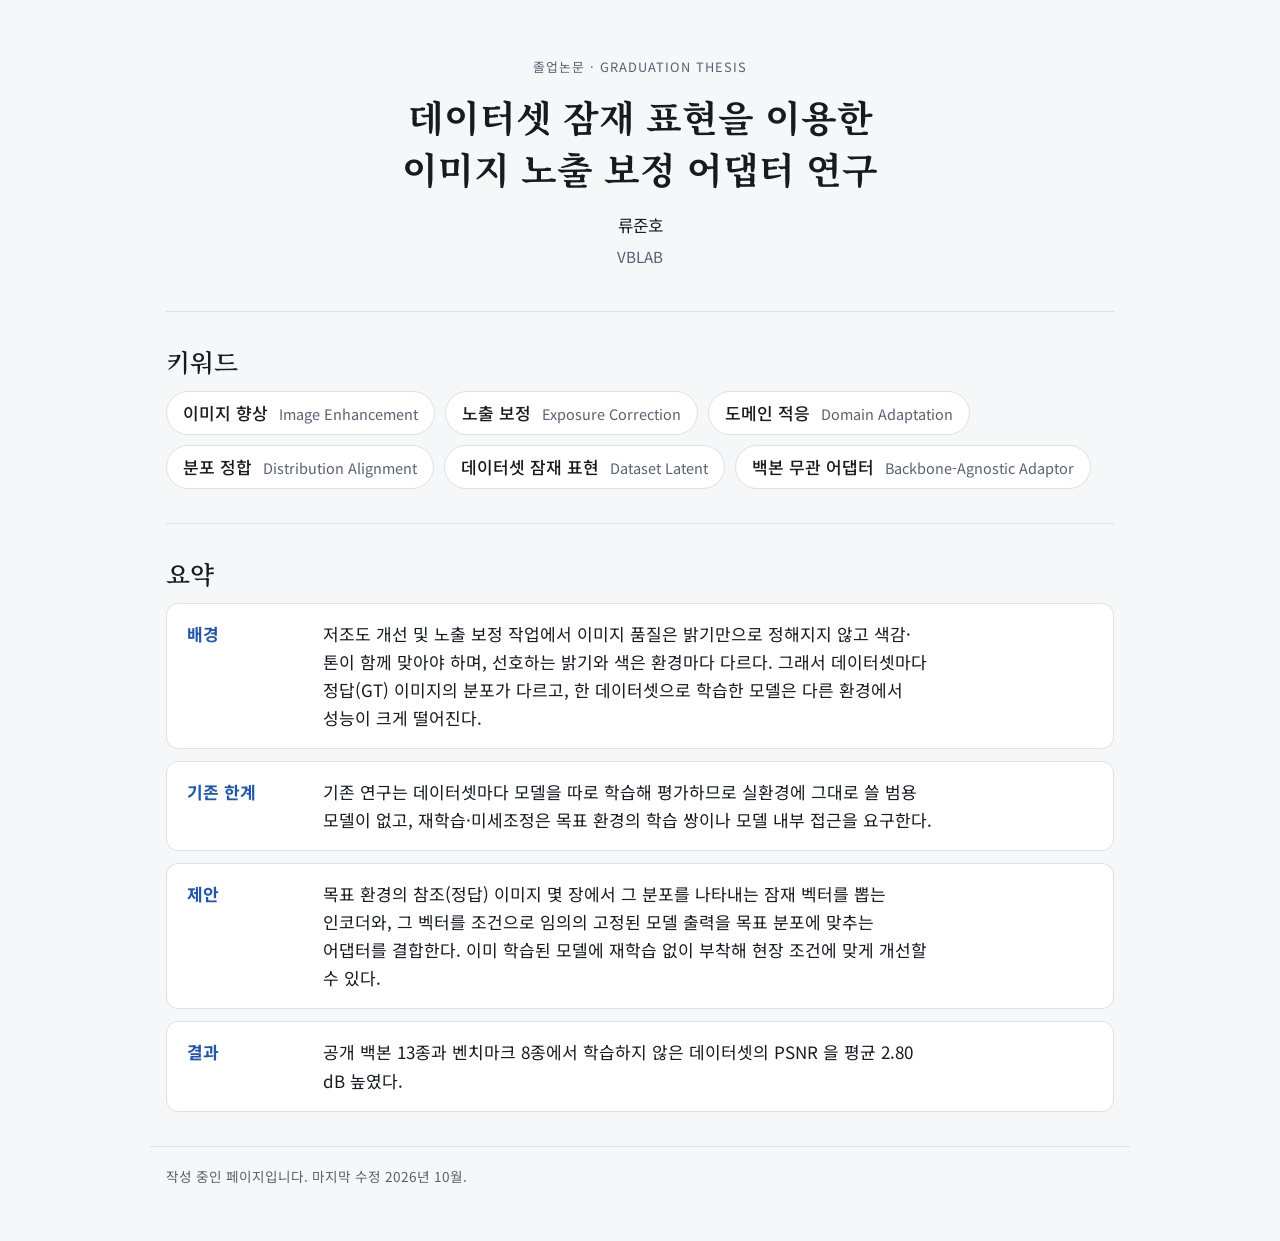
<file: index.html>
<!doctype html>
<html lang="ko">
<head>
<meta charset="utf-8">
<meta name="viewport" content="width=device-width, initial-scale=1">
<title>데이터셋 잠재 표현을 이용한 이미지 노출 보정 어댑터 연구</title>
<meta name="description" content="데이터셋 잠재 표현을 이용한 이미지 노출 보정 어댑터 연구 — 류준호 (VBLAB) 졸업논문 프로젝트 페이지">
<link rel="preconnect" href="https://fonts.googleapis.com">
<link rel="preconnect" href="https://fonts.gstatic.com" crossorigin>
<link rel="stylesheet" href="https://fonts.googleapis.com/css2?family=Literata:opsz,wght@7..72,500;7..72,600&family=Noto+Sans+KR:wght@400;500;700&family=Noto+Serif+KR:wght@600;700&display=swap">
<link rel="stylesheet" href="static/css/style.css">
</head>
<body>
<header class="hero">
  <div class="wrap">
    <p class="eyebrow">졸업논문 · Graduation Thesis</p>
    <h1 class="title-ko">데이터셋 잠재 표현을 이용한<br>이미지 노출 보정 어댑터 연구</h1>
    <p class="authors">류준호</p>
    <p class="affil">VBLAB</p>
  </div>
</header>

<main class="wrap">
  <section id="keywords" aria-labelledby="kw-h">
    <h2 id="kw-h">키워드</h2>
    <ul class="chips">
      <li>이미지 향상 <span>Image Enhancement</span></li>
      <li>노출 보정 <span>Exposure Correction</span></li>
      <li>도메인 적응 <span>Domain Adaptation</span></li>
      <li>분포 정합 <span>Distribution Alignment</span></li>
      <li>데이터셋 잠재 표현 <span>Dataset Latent</span></li>
      <li>백본 무관 어댑터 <span>Backbone-Agnostic Adaptor</span></li>
    </ul>
  </section>

  <section id="summary" aria-labelledby="sum-h">
    <h2 id="sum-h">요약</h2>
    <dl class="summary">
      <div>
        <dt>배경</dt>
        <dd>저조도 개선 및 노출 보정 작업에서 이미지 품질은 밝기만으로 정해지지 않고 색감·톤이 함께 맞아야 하며, 선호하는 밝기와 색은 환경마다 다르다. 그래서 데이터셋마다 정답(GT) 이미지의 분포가 다르고, 한 데이터셋으로 학습한 모델은 다른 환경에서 성능이 크게 떨어진다.</dd>
      </div>
      <div>
        <dt>기존 한계</dt>
        <dd>기존 연구는 데이터셋마다 모델을 따로 학습해 평가하므로 실환경에 그대로 쓸 범용 모델이 없고, 재학습·미세조정은 목표 환경의 학습 쌍이나 모델 내부 접근을 요구한다.</dd>
      </div>
      <div>
        <dt>제안</dt>
        <dd>목표 환경의 참조(정답) 이미지 몇 장에서 그 분포를 나타내는 잠재 벡터를 뽑는 인코더와, 그 벡터를 조건으로 임의의 고정된 모델 출력을 목표 분포에 맞추는 어댑터를 결합한다. 이미 학습된 모델에 재학습 없이 부착해 현장 조건에 맞게 개선할 수 있다.</dd>
      </div>
      <div>
        <dt>결과</dt>
        <dd>공개 백본 13종과 벤치마크 8종에서 학습하지 않은 데이터셋의 PSNR 을 평균 2.80 dB 높였다.</dd>
      </div>
    </dl>
  </section>
</main>

<footer class="wrap foot">
  <p>작성 중인 페이지입니다. 마지막 수정 <time datetime="2026-10-06">2026년 10월</time>.</p>
</footer>
</body>
</html>
</file>
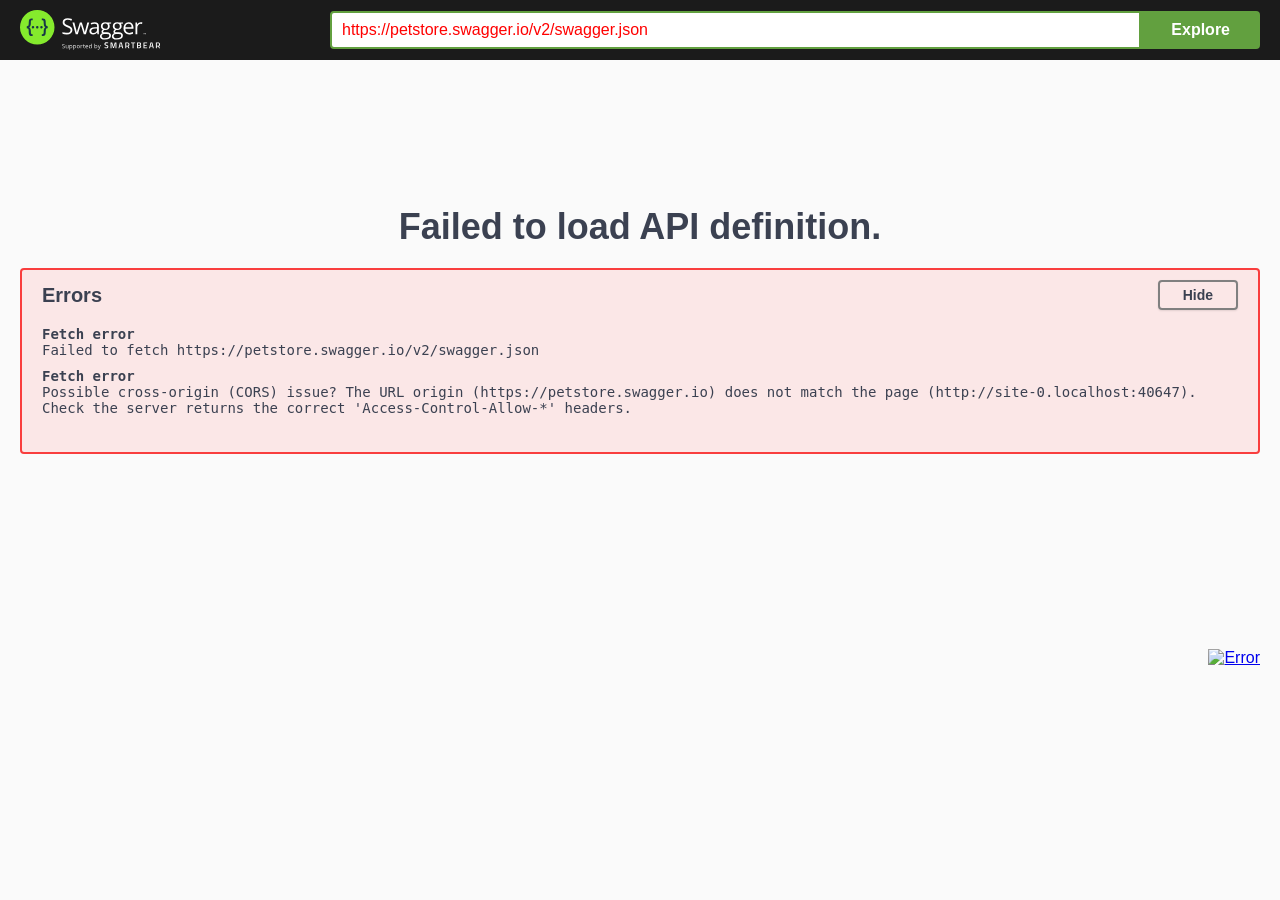
<file: ai_project/node_modules/swagger-ui-dist/index.html>
<!-- HTML for static distribution bundle build -->
<!DOCTYPE html>
<html lang="en">
  <head>
    <meta charset="UTF-8">
    <title>Swagger UI</title>
    <link rel="stylesheet" type="text/css" href="./swagger-ui.css" />
    <link rel="stylesheet" type="text/css" href="index.css" />
    <link rel="icon" type="image/png" href="./favicon-32x32.png" sizes="32x32" />
    <link rel="icon" type="image/png" href="./favicon-16x16.png" sizes="16x16" />
  </head>

  <body>
    <div id="swagger-ui"></div>
    <script src="./swagger-ui-bundle.js" charset="UTF-8"> </script>
    <script src="./swagger-ui-standalone-preset.js" charset="UTF-8"> </script>
    <script src="./swagger-initializer.js" charset="UTF-8"> </script>
  </body>
</html>
</file>
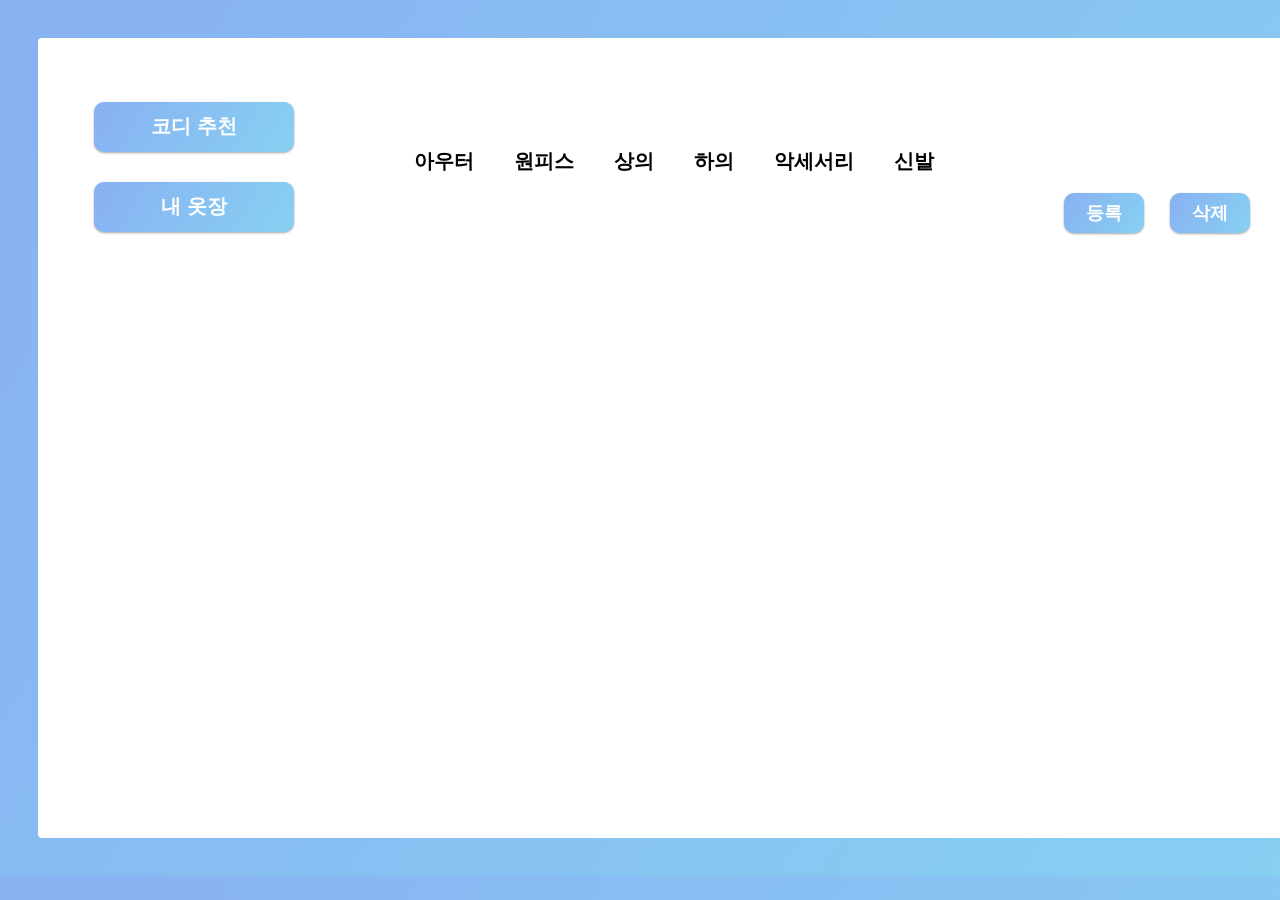
<file: ai_project/Closet.html>
<!DOCTYPE html>
<html lang="ko">
<head>
    <meta charset="UTF-8">
    <meta name="viewport" content="width=device-width, initial-scale=1.0">
    <link rel="stylesheet" href="assets/style.css">
    <title>내 옷장</title>
</head>
<body>
    <div class="container">
        <div class="header">
            <div>
                <div><a href="Cody(main).html"><button class="btn_box" id="cody_btn">코디 추천</button></a></div>
                <a href="Closet.html"><button class="btn_box" id="closet_btn">내 옷장</button></a>
            </div>
            <ul class="type">
                <li>아우터</li>
                <li>원피스</li>
                <li>상의</li>
                <li>하의</li>
                <li>악세서리</li>
                <li>신발</li>
                <li></li>
                <li></li>
            </ul>
            <div>
                <a href="signup.html"><button class="btn_side" id="signup_btn">등록</button></a>
                <button class="btn_side" id="delete_btn">삭제</button>                
            </div>
        </div>
        
        <div class="closet contents">

        </div>
        <div class="under_page page_btn"></div>
    </div>
    <script src="assets/Closet_Pagenation.js"></script>
</body>
</html>
</file>
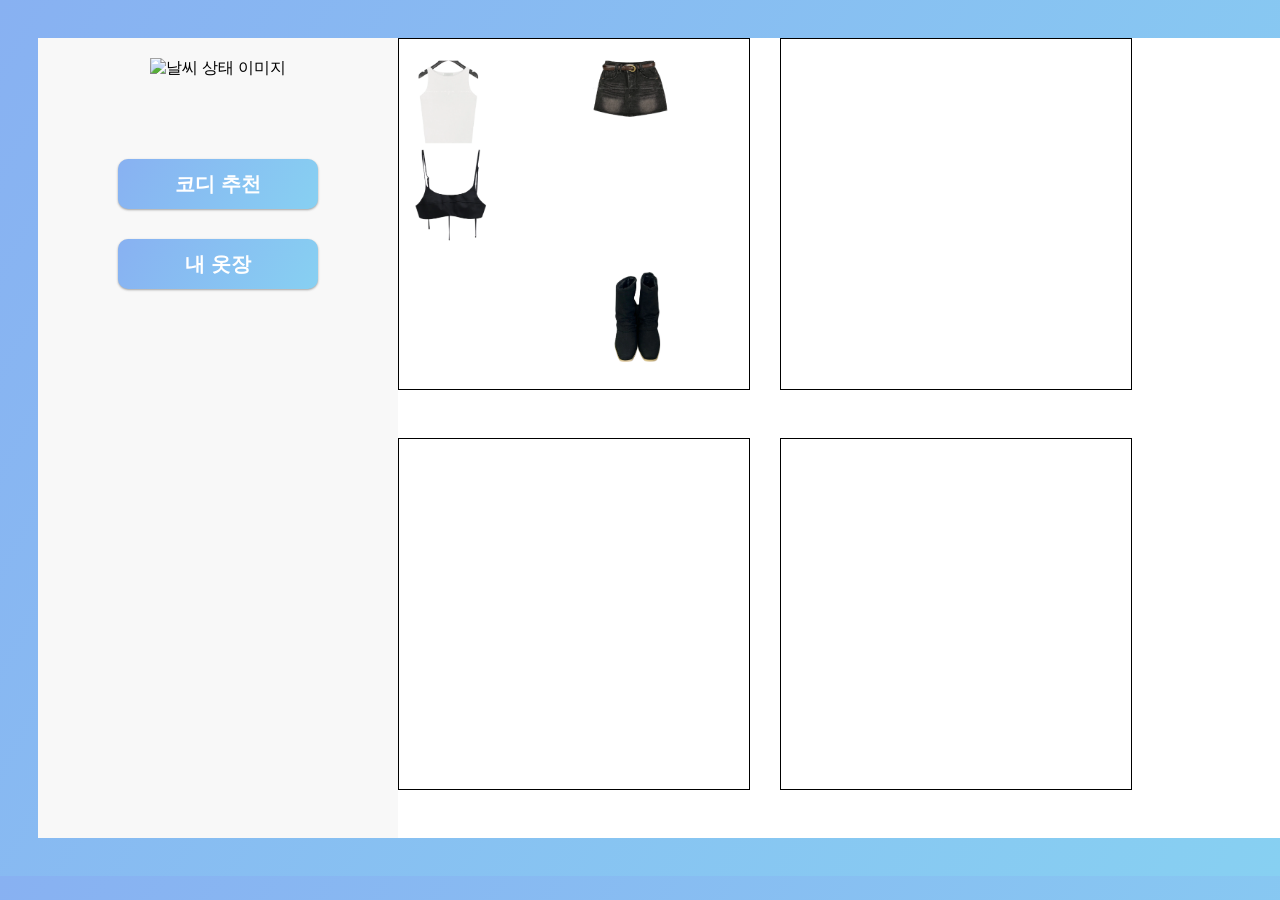
<file: ai_project/Cody(main).html>
<!DOCTYPE html>
<html lang="ko">
<head>
    <meta charset="UTF-8">
    <meta name="viewport" content="width=device-width, initial-scale=1.0">
    <link rel="stylesheet" href="assets/style.css">
    <title>코디 추천</title>
</head>
<body>
    <div class="main_container">
        <div class="banner">
            <div class="weather">
                <div class="weather_info">
                    <img class="weather_icon" alt="날씨 상태 이미지"/>
                    <div class="weather_temp"></div>
                </div>
            </div>
            <div class="btn_p">
                <div><a href="Cody(main).html"><button class="btn_box" id="cody_btn">코디 추천</button></a></div>
                <a href="Closet.html"><button class="btn_box" id="closet_btn">내 옷장</button></a>
            </div>
        </div>
        <div class="cody_info">
            <div class="cody_img">
                <div class="outer">
                </div>
                <div class="dress">
                </div>
                <div class="top">
                    <img src="assets/img/top/나시.png">
                    <img src="assets/img/top/뷔스티에.png">
                </div>
                <div class="pants">
                    <img src="assets/img/skirt/청치마.png">
                </div>
                <div class="accessories">
                </div>
                <div class="shoes">
                    <img src="assets/img/shoes/숏부츠.png">
                </div>
            </div>
            <div class="cody_img"></div>
            <div class="cody_img"></div>
            <div class="cody_img"></div>
        </div>
        <div class="under_page page_btn"></div>
    </div>
    <script src="assets/API.js"></script>
    <!-- <script src="assets/Cody_Pagenation.js"></script> -->
</body>
</html>
</file>
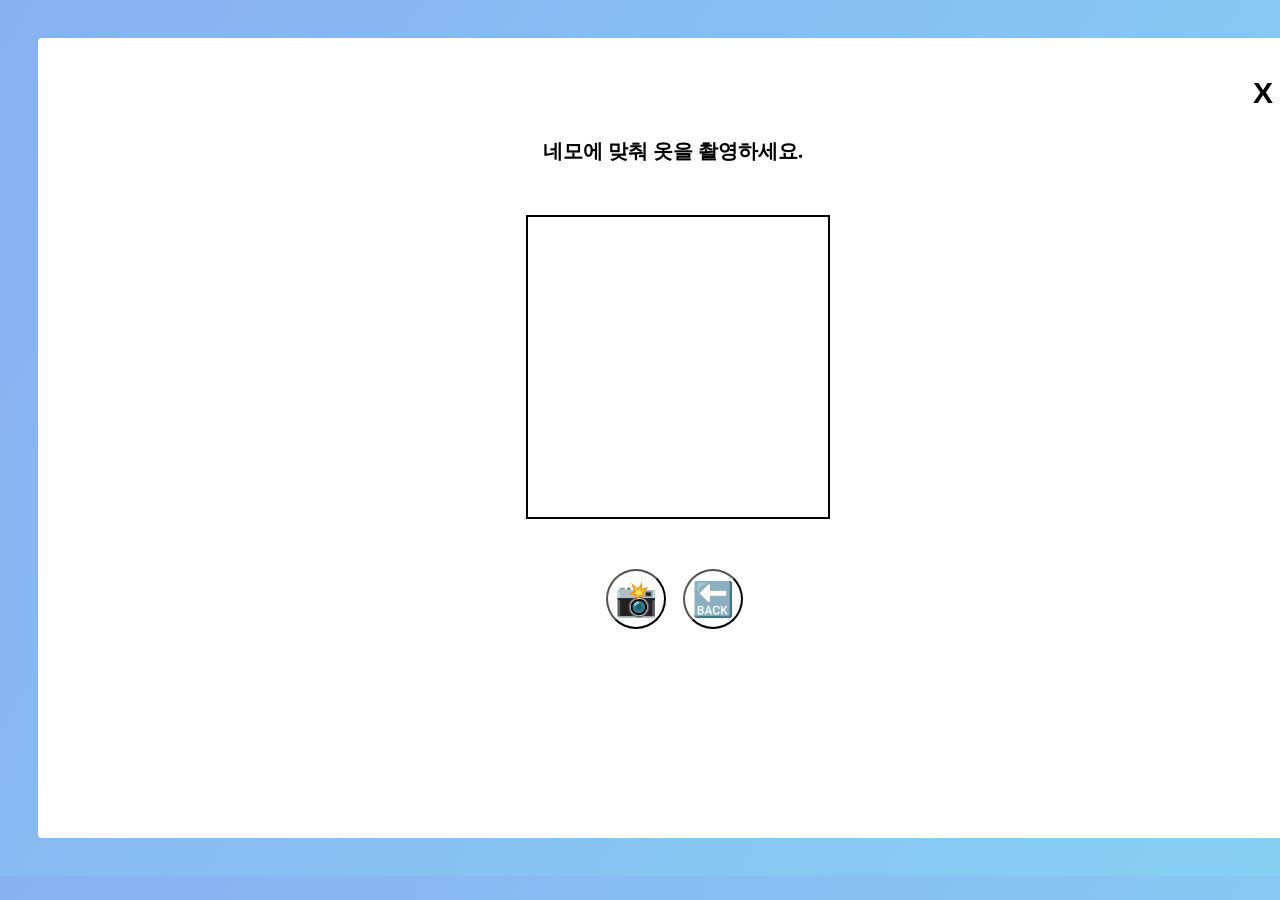
<file: ai_project/signup.html>
<!DOCTYPE html>
<html lang="ko">
<head>
    <meta charset="UTF-8">
    <meta name="viewport" content="width=device-width, initial-scale=1.0">
    <link rel="stylesheet" href="assets/style.css">
    <title>등록</title>
</head>
<body>
    <div class="container">
        <div class="Button">
            <a href="Closet.html"><button class="btn_ex" id="ex_btn">X</button></a>
        </div>
        <div class="header">
            <div class="photo_tx">네모에 맞춰 옷을 촬영하세요.</div>
        </div>
        <div class="header">
            <div class="header capture_box">
                <div class="photo_box"></div>
                <video autoplay="true" class="camera"></video>
            </div>
        </div>
        <div class="header">
            <button class="btn_photo" id="capture">📸</button>
            <button class="clear_photo" id="clear">🔙</button>
        </div>
    </div>
</body>
<script src="assets/Cam.js"></script>
</html>
</file>
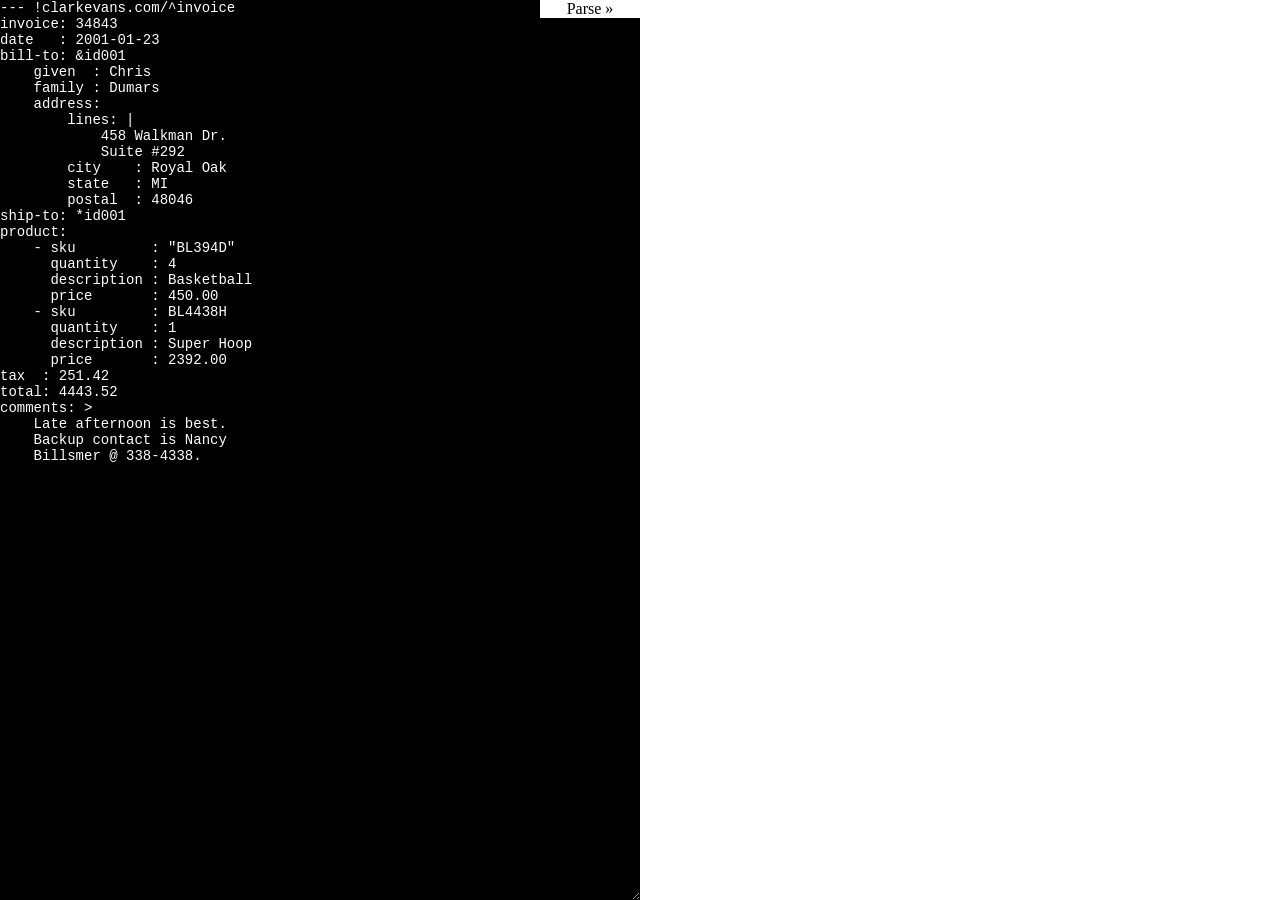
<file: ai_project/node_modules/yamljs/demo/demo.html>
<!DOCTYPE html>
<html>
<head>
	<meta http-equiv="Content-Type" content="text/html; charset=utf-8">
	<style type="text/css">
	/*
	Copyright (c) 2010, Yahoo! Inc. All rights reserved.
	Code licensed under the BSD License:
	http://developer.yahoo.com/yui/license.html
	version: 3.2.0
	build: 2676
	*/
	html{color:#000;background:#FFF;}body,div,dl,dt,dd,ul,ol,li,h1,h2,h3,h4,h5,h6,pre,code,form,fieldset,legend,input,textarea,p,blockquote,th,td{margin:0;padding:0;}table{border-collapse:collapse;border-spacing:0;}fieldset,img{border:0;}address,caption,cite,code,dfn,em,strong,th,var{font-style:normal;font-weight:normal;}li{list-style:none;}caption,th{text-align:left;}h1,h2,h3,h4,h5,h6{font-size:100%;font-weight:normal;}q:before,q:after{content:'';}abbr,acronym{border:0;font-variant:normal;}sup{vertical-align:text-top;}sub{vertical-align:text-bottom;}input,textarea,select{font-family:inherit;font-size:inherit;font-weight:inherit;}input,textarea,select{*font-size:100%;}legend{color:#000;}
	
	/*
	 * Custom styles
	 */
	body {
		width: 100%;
		overflow: hidden;
	}
	#parse {
		border: none;
		background-color: white;
		color: black;
		z-index: 3;
		position: absolute;
		right: 50%;
		top: 0;
		width: 100px;
	}
	#yaml {
		color: white;
		background-color: black;
		font-family: "Courier New";
		font-size: 14px;
		width: 50%;
		border: none;
		position: absolute;
		top: 0;
		left: 0;
		z-index: 1;
		height: 100%;
	}
	#result {
		color: black;
		background-color: white;
		font-family: "Courier New";
		font-size: 12px;
		width: 50%;		
		border: none;
		position: absolute;
		top: 0;
		left: 50%;
		overflow: auto;
		z-index: 2;
		height: 100%;
        vertical-align: top;
        overflow: auto;
	}
	#tests {
		width: 50%;		
		border: none;
		position: absolute;
		top: 0;
		left: 50%;
		z-index: 2;
	}
	</style>
	
	<!-- standalone yaml.js library -->
	<script type="text/javascript" src="../dist/yaml.debug.js"></script>
		
	<title>yaml.js demo</title>
</head>

<body>
<form action="" onsubmit="return false;">
	<textarea name="yaml" id="yaml" cols="70" rows="20">--- !clarkevans.com/^invoice
invoice: 34843
date   : 2001-01-23
bill-to: &amp;id001
    given  : Chris
    family : Dumars
    address:
        lines: |
            458 Walkman Dr.
            Suite #292
        city    : Royal Oak
        state   : MI
        postal  : 48046
ship-to: *id001
product:
    - sku         : &quot;BL394D&quot;
      quantity    : 4
      description : Basketball
      price       : 450.00
    - sku         : BL4438H
      quantity    : 1
      description : Super Hoop
      price       : 2392.00
tax  : 251.42
total: 4443.52
comments: &gt;
    Late afternoon is best.
    Backup contact is Nancy
    Billsmer @ 338-4338.
</textarea>
<input type="button" id="parse" name="parse" value="Parse &raquo;" onclick="document.getElementById('result').innerHTML='<pre>'+JSON.stringify(YAML.parse(document.getElementById('yaml').value), null, 4)+'</pre>'" />
<div id="result"></div>

</form>
</body>
</html>
</file>
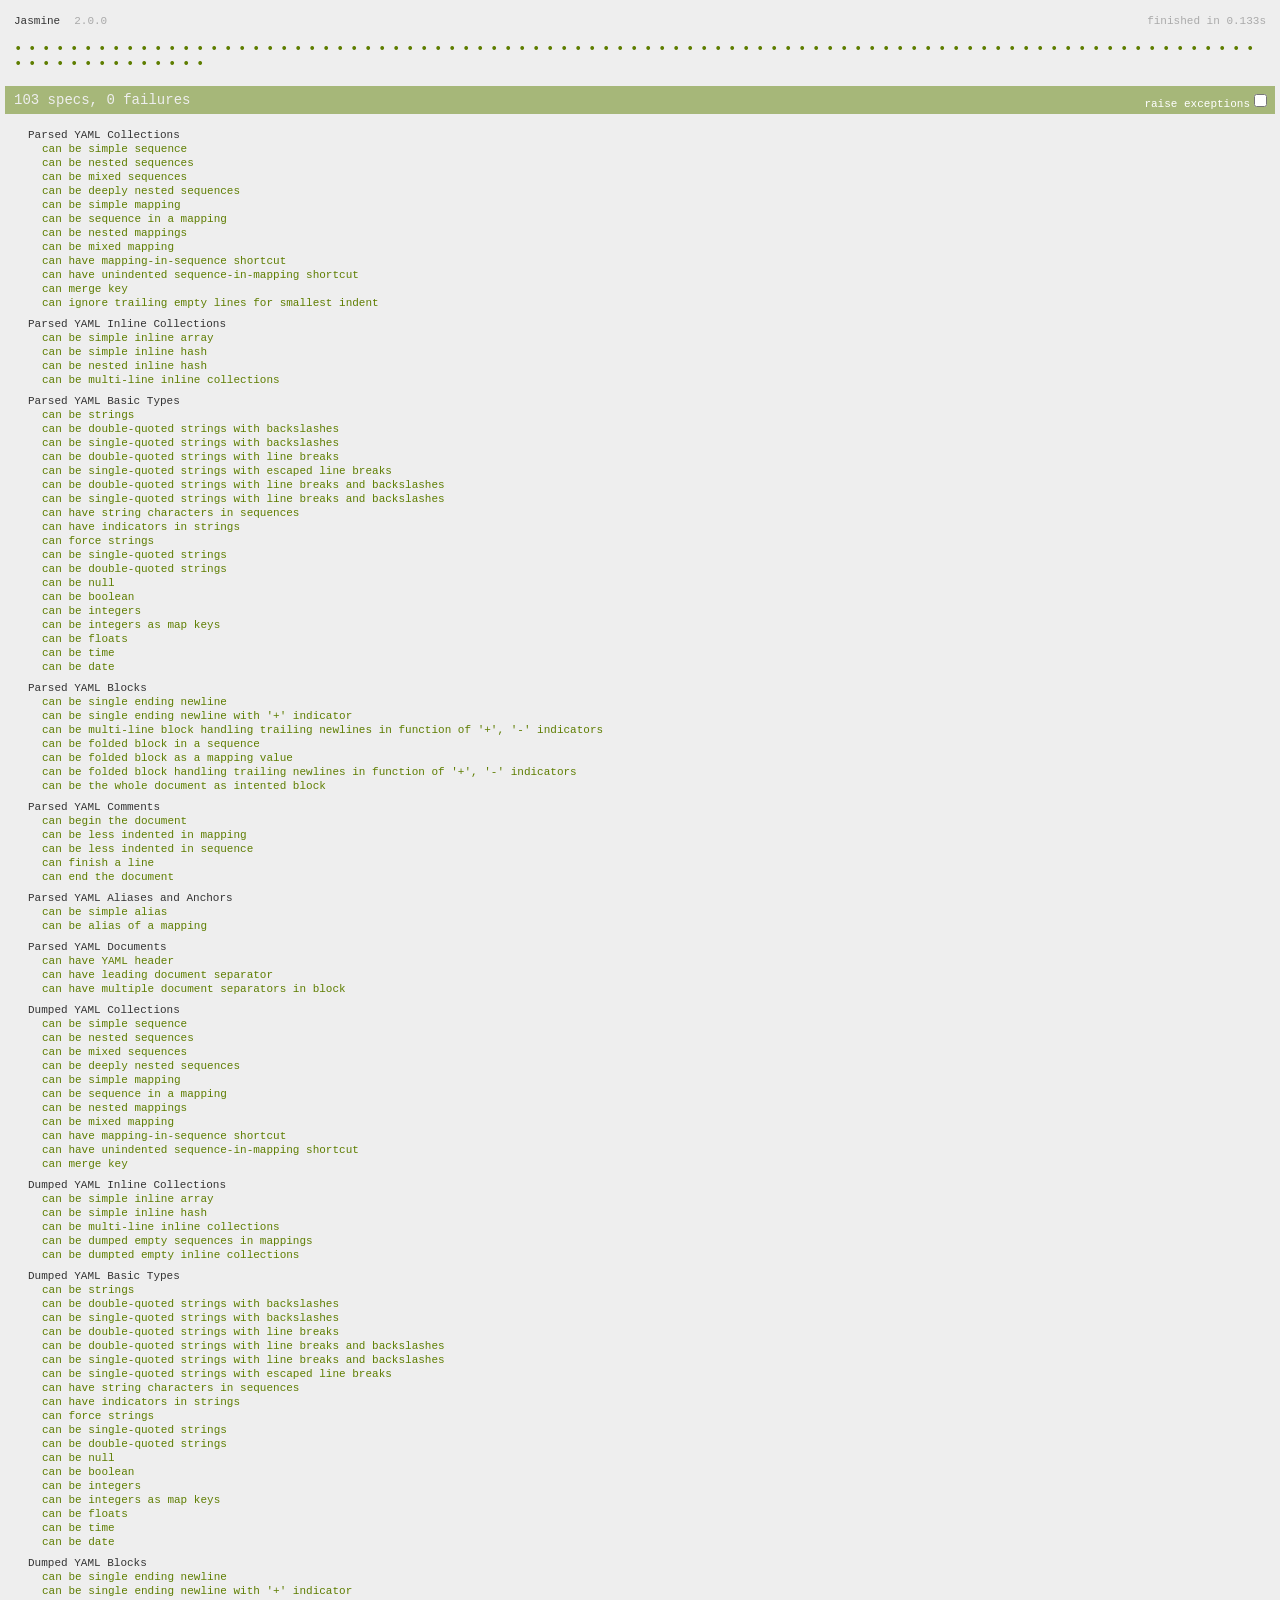
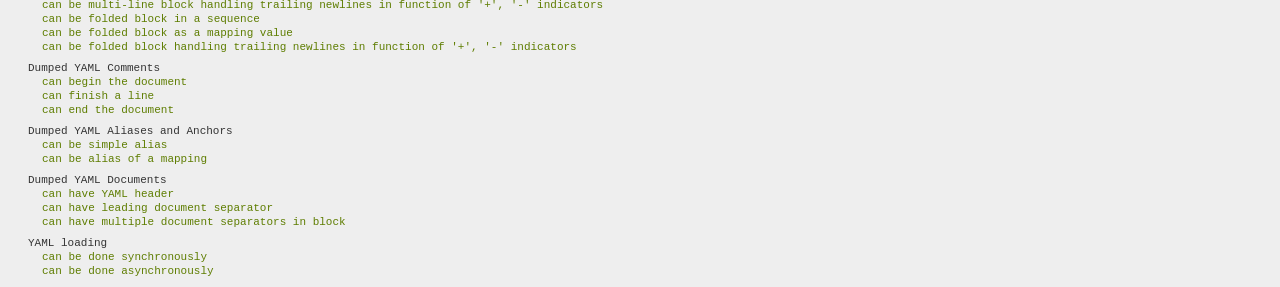
<file: ai_project/node_modules/yamljs/test/SpecRunner.html>
<!DOCTYPE HTML>
<html>
<head>
  <meta http-equiv="Content-Type" content="text/html; charset=UTF-8">
  <title>Jasmine Spec Runner v2.0.0</title>

  <link rel="shortcut icon" type="image/png" href="lib/jasmine-2.0.0/jasmine_favicon.png">
  <link rel="stylesheet" type="text/css" href="lib/jasmine-2.0.0/jasmine.css">

  <script type="text/javascript" src="lib/jasmine-2.0.0/jasmine.js"></script>
  <script type="text/javascript" src="lib/jasmine-2.0.0/jasmine-html.js"></script>
  <script type="text/javascript" src="lib/jasmine-2.0.0/boot.js"></script>

  <!-- include source files here... -->
  <script type="text/javascript" src="../dist/yaml.debug.js"></script>

  <!-- include spec files here... -->
  <script type="text/javascript" src="spec/YamlSpec.js"></script>

</head>

<body>
</body>
</html>
</file>
<file: static/css/style.css>
:root {
  --bg: #f6f7f9;
  --surface: #ffffff;
  --ink: #161a21;
  --muted: #586172;
  --line: #dde1e8;
  --accent: #2357a6;
  --accent-soft: #e7eef9;
  --pos: #1b7a4b;
  --todo: #b4541a;
  --frozen: #7a8291;
  --frozen-bg: #eef0f3;
  --learned: #6a4fc0;
  --learned-bg: #efebfb;
  --analytic: #12806e;
  --analytic-bg: #e3f4f0;
  --font-display: "Literata", Georgia, "Times New Roman", serif;
  --font-body: "Public Sans", system-ui, -apple-system, "Segoe UI", sans-serif;
  --font-mono: "JetBrains Mono", ui-monospace, Consolas, monospace;
}
@media (prefers-color-scheme: dark) {
  :root:not([data-theme="light"]) {
    --bg: #0f1217;
    --surface: #171b22;
    --ink: #e6e9ef;
    --muted: #9ba4b3;
    --line: #2a303a;
    --accent: #82aef0;
    --accent-soft: #1b2535;
    --pos: #5bc98d;
    --todo: #f0a46a;
    --frozen: #9aa3b2;
    --frozen-bg: #20252e;
    --learned: #ab96ef;
    --learned-bg: #261f3d;
    --analytic: #52c4ad;
    --analytic-bg: #15302b;
  }
}
:root[data-theme="dark"] {
  --bg: #0f1217;
  --surface: #171b22;
  --ink: #e6e9ef;
  --muted: #9ba4b3;
  --line: #2a303a;
  --accent: #82aef0;
  --accent-soft: #1b2535;
  --pos: #5bc98d;
  --todo: #f0a46a;
  --frozen: #9aa3b2;
  --frozen-bg: #20252e;
  --learned: #ab96ef;
  --learned-bg: #261f3d;
  --analytic: #52c4ad;
  --analytic-bg: #15302b;
}

* { box-sizing: border-box; }
html { -webkit-text-size-adjust: 100%; }
body {
  margin: 0;
  background: var(--bg);
  color: var(--ink);
  font: 400 17px/1.65 var(--font-body);
}
.wrap { max-width: 980px; margin: 0 auto; padding: 0 16px; }
h1, h2, h3 { font-family: var(--font-display); font-weight: 600; text-wrap: balance; line-height: 1.25; }
h1 { font-size: clamp(1.7rem, 4vw, 2.5rem); margin: 0 0 18px; }
h2 { font-size: 1.55rem; margin: 0 0 14px; }
h3 { font-size: 1.12rem; margin: 0 0 8px; }
p { margin: 0 0 14px; }
a { color: var(--accent); }
code { font-family: var(--font-mono); font-size: 0.9em; }
:focus-visible { outline: 2px solid var(--accent); outline-offset: 2px; }

.hero { padding: 56px 0 28px; text-align: center; }
.eyebrow { font-size: 0.8rem; letter-spacing: 0.08em; text-transform: uppercase; color: var(--muted); margin-bottom: 14px; }
.authors { font-size: 1.05rem; margin-bottom: 4px; }
.affil { color: var(--muted); font-size: 0.95rem; }
.todo { color: var(--todo); }
.links { display: flex; flex-wrap: wrap; gap: 10px; justify-content: center; margin-top: 22px; }
.btn {
  display: inline-block; padding: 9px 18px; border-radius: 999px;
  background: var(--ink); color: var(--bg); text-decoration: none; font-weight: 500; font-size: 0.95rem;
}
.btn.is-disabled { background: var(--surface); color: var(--muted); border: 1px solid var(--line); cursor: default; }

main section { padding: 34px 0; border-top: 1px solid var(--line); }
.tldr { border-top: 0; padding-top: 6px; }
.tldr p { max-width: 68ch; margin: 0 auto; font-size: 1.1rem; text-align: center; }
#abstract p, #results > p, #limits ul { max-width: 72ch; }

figure { margin: 0; }
figcaption { color: var(--muted); font-size: 0.92rem; margin-top: 10px; max-width: 72ch; }
.teaser { background: var(--surface); border: 1px solid var(--line); border-radius: 14px; padding: 18px; margin: 18px 0 8px; }
.teaser svg { width: 100%; height: auto; display: block; font-family: var(--font-body); }
.teaser .band { fill: none; stroke: var(--line); stroke-dasharray: 4 4; }
.teaser .box { fill: none; stroke: var(--muted); stroke-width: 0.7; }
.teaser .n-frozen { fill: var(--frozen-bg); stroke: var(--frozen); stroke-width: 0.6; }
.teaser .n-learned { fill: var(--learned-bg); stroke: var(--learned); stroke-width: 0.6; }
.teaser .n-analytic { fill: var(--analytic-bg); stroke: var(--analytic); stroke-width: 0.6; }
.teaser .ln { stroke: var(--muted); stroke-width: 1.3; fill: none; }
.teaser .tt { fill: var(--ink); font-size: 13.5px; font-weight: 600; }
.teaser .sub, .teaser .lab { fill: var(--muted); font-size: 11.5px; }

.cards { display: grid; grid-template-columns: repeat(auto-fit, minmax(260px, 1fr)); gap: 16px; margin-bottom: 26px; }
.card { background: var(--surface); border: 1px solid var(--line); border-radius: 12px; padding: 18px 20px; }
.card p { font-size: 0.97rem; }
.card p:last-child { margin-bottom: 0; }
.wide img, .pair img { width: 100%; height: auto; display: block; border-radius: 10px; border: 1px solid var(--line); background: #fff; }
.wide { margin-bottom: 26px; }
.pair { display: grid; grid-template-columns: repeat(auto-fit, minmax(300px, 1fr)); gap: 18px; }

.table-scroll { overflow-x: auto; margin: 6px 0 14px; border: 1px solid var(--line); border-radius: 12px; background: var(--surface); }
table { border-collapse: collapse; width: 100%; min-width: 640px; font-size: 0.95rem; }
th, td { padding: 9px 14px; text-align: right; border-bottom: 1px solid var(--line); white-space: nowrap; }
td { font-family: var(--font-mono); font-variant-numeric: tabular-nums; font-size: 0.9rem; }
thead th { font-weight: 600; color: var(--muted); font-size: 0.85rem; background: var(--accent-soft); }
tbody th, tfoot th, thead th:first-child { text-align: left; font-weight: 500; }
tfoot th, tfoot td { border-bottom: 0; font-weight: 600; }
td.pos { color: var(--pos); font-weight: 500; }
tr.prelim td, tr.prelim th { color: var(--muted); }
.tag { font-family: var(--font-body); font-size: 0.72rem; border: 1px solid var(--line); border-radius: 999px; padding: 1px 7px; margin-left: 6px; }
.note { color: var(--muted); font-size: 0.93rem; }
#limits li { margin-bottom: 8px; }

pre { background: var(--surface); border: 1px solid var(--line); border-radius: 12px; padding: 16px; overflow-x: auto; font-size: 0.85rem; line-height: 1.5; }
.foot { color: var(--muted); font-size: 0.85rem; padding-top: 18px; padding-bottom: 40px; border-top: 1px solid var(--line); }

/* 졸업논문 페이지 (한국어) */
html[lang="ko"] body { font-family: "Noto Sans KR", var(--font-body); word-break: keep-all; }
.title-ko { font-family: "Noto Serif KR", var(--font-display); font-weight: 700; font-size: clamp(1.55rem, 3.6vw, 2.3rem); line-height: 1.4; }
.title-en { font-family: var(--font-display); font-style: italic; color: var(--muted); font-size: clamp(1rem, 2vw, 1.15rem); max-width: 60ch; margin: 0 auto 22px; }
html[lang="ko"] h2 { font-family: "Noto Serif KR", var(--font-display); }
.chips { list-style: none; margin: 0; padding: 0; display: flex; flex-wrap: wrap; gap: 10px; }
.chips li { background: var(--surface); border: 1px solid var(--line); border-radius: 999px; padding: 7px 16px; font-weight: 500; }
.chips li span { color: var(--muted); font-weight: 400; font-size: 0.85em; margin-left: 6px; }
.summary { margin: 0; display: grid; gap: 12px; }
.summary div { display: grid; grid-template-columns: 7.5rem 1fr; gap: 16px; background: var(--surface); border: 1px solid var(--line); border-radius: 12px; padding: 16px 20px; }
.summary dt { font-weight: 700; color: var(--accent); }
.summary dd { margin: 0; max-width: 68ch; }

@media (max-width: 600px) {
  .summary div { grid-template-columns: 1fr; gap: 4px; }
  body { font-size: 16px; }
  .hero { padding-top: 36px; }
  .teaser { padding: 10px; }
}
@media (prefers-reduced-motion: reduce) { * { scroll-behavior: auto !important; } }
</file>
<file: ai_project/node_modules/swagger-ui-dist/index.css>
html {
    box-sizing: border-box;
    overflow: -moz-scrollbars-vertical;
    overflow-y: scroll;
}

*,
*:before,
*:after {
    box-sizing: inherit;
}

body {
    margin: 0;
    background: #fafafa;
}
</file>
<file: ai_project/assets/style.css>
body{
    width: 1280px;
    height: 800px;
    background-image: linear-gradient(120deg, #88b1f2 0%, #87d0f2 100%);
    padding: 30px;
}

li{
    list-style: none;
    float: left;
    font-size: 20px;
    font-weight: bold;
    padding-right: 40px;
}

.header{
    display: flex;
    justify-content: center;
    align-items: center;
    padding-top: 20px;
}

.container{
    /*display: flex;
    flex-direction: column;
    height: 100vh;*/
    height: 800px;
    background-color: white;
    border-radius: 4px;
    align-content: stretch;
}

.main_container{
    background-color: white;
    display: flex;
    height: 100%;
}

.banner{
    background-color: rgb(248, 248, 248);
    position: inherit;
}

.weather{
    display: flex;
    justify-content: center;
    align-items: center;
    padding-top: 20px;
}

.cody_info{
    display: grid;
    grid-template-columns: repeat(2, 1fr);
}


.cody_img{
    display: grid;
    grid-template-columns: repeat(2, 180px);
    width: 350px;
    height: 350px;
    border: 1px solid black;
    margin-right: 30px;
    overflow: hidden;
}

img{
    width: 100px;
    height: auto;
}

.type{
    display:block;
    justify-content: center;
    align-items: center;
    padding-top: 20px;
}

.btn_p{
    margin-left: 80px;
    margin-top: 50px;
}

.btn_box{
    width: 200px;
    height: 50px;
    margin-top: 30px;
    margin-right: 80px;
    font-size: 20px;
    font-weight: bold;
    color: white;
    border: none;
    border-radius: 10px;
    display: inline-block;
    background-image: linear-gradient(120deg, #88b1f2 0%, #87d0f2 100%);
    box-shadow: 0 1px 3px rgba(0,0,0,0.12), 0 1px 2px rgba(0,0,0,0.24);
    /*transition: all 0.3s cubic-bezier(.25,.8,.25,1);*/
}

.btn_box:hover{
    box-shadow: 0 14px 28px rgba(0,0,0,0.25), 0 10px 10px rgba(0,0,0,0.22);
}

.btn_side{
    width: 80px;
    height: 40px;
    border: none;
    border-radius: 10px;
    margin-left: 10px;
    margin-right: 12px;
    margin-bottom: 12px;
    margin-top: 135px;
    font-size: 18px;
    font-weight: bold;
    color: white;
    display: inline-block;
    background-image: linear-gradient(120deg, #88b1f2 0%, #87d0f2 100%);
    box-shadow: 0 1px 3px rgba(0,0,0,0.12), 0 1px 2px rgba(0,0,0,0.24);
}

.btn_side:hover{
    box-shadow: 0 5px 10px rgba(0,0,0,0.10), 0 5px 10px rgba(0,0,0,0.20);
}

.btn_photo, .clear_photo{
    width: 60px;
    height: 60px;
    border-radius: 50px;
    margin-left: 5px;
    margin-right: 12px;
    margin-top: 30px;
    font-weight: bold;
    background-color: white;
    justify-content: center;
    align-items: center;
    float: center;
    font-size: 34px;
    z-index: 100;
}

.btn_photo:hover, .clear_photo:hover{
    background-color: rgb(199, 199, 199);
    z-index: 100;
}

.btn_ex{
    width: 50px;
    height: 50px;
    margin-right: 30px;
    margin-top: 30px;
    font-size: 30px;
    border-radius: 25px;
    border: none;
    background-color: white;
    font-weight: bold;
    float: right;
}

.btn_ex:hover{
    background-color: rgb(199, 199, 199);
}

.closet{
    display: grid;
    grid-template-columns: repeat(auto-fill, minmax(20%, auto));
    place-items: center;
}

.under_page{
    display: flex;
    justify-content: center;
    align-items: center;
    padding-top: 30px;
}

.page{
    background-color: white;
    border: none;
    padding-left: 20px;
    padding-right: 20px;
    font-size: 14px;
}

.photo_box{
    border: 2px solid black;
    margin-top: 10px;
    width: 300px;
    height: 300px;
    z-index: 100;
}

.photo_tx{
    float: center;
    margin-top: 80px;
    margin-left: 70px;
    font-size: 20px;
    font-weight: bold;
}

.camera{
    width: 480px;
    height: 640px;
    margin-top: 10px;
    position: absolute;
}
</file>
<file: ai_project/node_modules/yamljs/test/lib/jasmine-2.0.0/jasmine.css>
body { background-color: #eeeeee; padding: 0; margin: 5px; overflow-y: scroll; }

.html-reporter { font-size: 11px; font-family: Monaco, "Lucida Console", monospace; line-height: 14px; color: #333333; }
.html-reporter a { text-decoration: none; }
.html-reporter a:hover { text-decoration: underline; }
.html-reporter p, .html-reporter h1, .html-reporter h2, .html-reporter h3, .html-reporter h4, .html-reporter h5, .html-reporter h6 { margin: 0; line-height: 14px; }
.html-reporter .banner, .html-reporter .symbol-summary, .html-reporter .summary, .html-reporter .result-message, .html-reporter .spec .description, .html-reporter .spec-detail .description, .html-reporter .alert .bar, .html-reporter .stack-trace { padding-left: 9px; padding-right: 9px; }
.html-reporter .banner .version { margin-left: 14px; }
.html-reporter #jasmine_content { position: fixed; right: 100%; }
.html-reporter .version { color: #aaaaaa; }
.html-reporter .banner { margin-top: 14px; }
.html-reporter .duration { color: #aaaaaa; float: right; }
.html-reporter .symbol-summary { overflow: hidden; *zoom: 1; margin: 14px 0; }
.html-reporter .symbol-summary li { display: inline-block; height: 8px; width: 14px; font-size: 16px; }
.html-reporter .symbol-summary li.passed { font-size: 14px; }
.html-reporter .symbol-summary li.passed:before { color: #5e7d00; content: "\02022"; }
.html-reporter .symbol-summary li.failed { line-height: 9px; }
.html-reporter .symbol-summary li.failed:before { color: #b03911; content: "x"; font-weight: bold; margin-left: -1px; }
.html-reporter .symbol-summary li.disabled { font-size: 14px; }
.html-reporter .symbol-summary li.disabled:before { color: #bababa; content: "\02022"; }
.html-reporter .symbol-summary li.pending { line-height: 17px; }
.html-reporter .symbol-summary li.pending:before { color: #ba9d37; content: "*"; }
.html-reporter .exceptions { color: #fff; float: right; margin-top: 5px; margin-right: 5px; }
.html-reporter .bar { line-height: 28px; font-size: 14px; display: block; color: #eee; }
.html-reporter .bar.failed { background-color: #b03911; }
.html-reporter .bar.passed { background-color: #a6b779; }
.html-reporter .bar.skipped { background-color: #bababa; }
.html-reporter .bar.menu { background-color: #fff; color: #aaaaaa; }
.html-reporter .bar.menu a { color: #333333; }
.html-reporter .bar a { color: white; }
.html-reporter.spec-list .bar.menu.failure-list, .html-reporter.spec-list .results .failures { display: none; }
.html-reporter.failure-list .bar.menu.spec-list, .html-reporter.failure-list .summary { display: none; }
.html-reporter .running-alert { background-color: #666666; }
.html-reporter .results { margin-top: 14px; }
.html-reporter.showDetails .summaryMenuItem { font-weight: normal; text-decoration: inherit; }
.html-reporter.showDetails .summaryMenuItem:hover { text-decoration: underline; }
.html-reporter.showDetails .detailsMenuItem { font-weight: bold; text-decoration: underline; }
.html-reporter.showDetails .summary { display: none; }
.html-reporter.showDetails #details { display: block; }
.html-reporter .summaryMenuItem { font-weight: bold; text-decoration: underline; }
.html-reporter .summary { margin-top: 14px; }
.html-reporter .summary ul { list-style-type: none; margin-left: 14px; padding-top: 0; padding-left: 0; }
.html-reporter .summary ul.suite { margin-top: 7px; margin-bottom: 7px; }
.html-reporter .summary li.passed a { color: #5e7d00; }
.html-reporter .summary li.failed a { color: #b03911; }
.html-reporter .summary li.pending a { color: #ba9d37; }
.html-reporter .description + .suite { margin-top: 0; }
.html-reporter .suite { margin-top: 14px; }
.html-reporter .suite a { color: #333333; }
.html-reporter .failures .spec-detail { margin-bottom: 28px; }
.html-reporter .failures .spec-detail .description { background-color: #b03911; }
.html-reporter .failures .spec-detail .description a { color: white; }
.html-reporter .result-message { padding-top: 14px; color: #333333; white-space: pre; }
.html-reporter .result-message span.result { display: block; }
.html-reporter .stack-trace { margin: 5px 0 0 0; max-height: 224px; overflow: auto; line-height: 18px; color: #666666; border: 1px solid #ddd; background: white; white-space: pre; }
</file>
<file: ai_project/node_modules/swagger-ui-dist/swagger-ui.css>
.swagger-ui{color:#3b4151;font-family:sans-serif/*! normalize.css v7.0.0 | MIT License | github.com/necolas/normalize.css */}.swagger-ui html{line-height:1.15;-ms-text-size-adjust:100%;-webkit-text-size-adjust:100%}.swagger-ui body{margin:0}.swagger-ui article,.swagger-ui aside,.swagger-ui footer,.swagger-ui header,.swagger-ui nav,.swagger-ui section{display:block}.swagger-ui h1{font-size:2em;margin:.67em 0}.swagger-ui figcaption,.swagger-ui figure,.swagger-ui main{display:block}.swagger-ui figure{margin:1em 40px}.swagger-ui hr{box-sizing:content-box;height:0;overflow:visible}.swagger-ui pre{font-family:monospace,monospace;font-size:1em}.swagger-ui a{background-color:transparent;-webkit-text-decoration-skip:objects}.swagger-ui abbr[title]{border-bottom:none;text-decoration:underline;-webkit-text-decoration:underline dotted;text-decoration:underline dotted}.swagger-ui b,.swagger-ui strong{font-weight:inherit;font-weight:bolder}.swagger-ui code,.swagger-ui kbd,.swagger-ui samp{font-family:monospace,monospace;font-size:1em}.swagger-ui dfn{font-style:italic}.swagger-ui mark{background-color:#ff0;color:#000}.swagger-ui small{font-size:80%}.swagger-ui sub,.swagger-ui sup{font-size:75%;line-height:0;position:relative;vertical-align:baseline}.swagger-ui sub{bottom:-.25em}.swagger-ui sup{top:-.5em}.swagger-ui audio,.swagger-ui video{display:inline-block}.swagger-ui audio:not([controls]){display:none;height:0}.swagger-ui img{border-style:none}.swagger-ui svg:not(:root){overflow:hidden}.swagger-ui button,.swagger-ui input,.swagger-ui optgroup,.swagger-ui select,.swagger-ui textarea{font-family:sans-serif;font-size:100%;line-height:1.15;margin:0}.swagger-ui button,.swagger-ui input{overflow:visible}.swagger-ui button,.swagger-ui select{text-transform:none}.swagger-ui [type=reset],.swagger-ui [type=submit],.swagger-ui button,.swagger-ui html [type=button]{-webkit-appearance:button}.swagger-ui [type=button]::-moz-focus-inner,.swagger-ui [type=reset]::-moz-focus-inner,.swagger-ui [type=submit]::-moz-focus-inner,.swagger-ui button::-moz-focus-inner{border-style:none;padding:0}.swagger-ui [type=button]:-moz-focusring,.swagger-ui [type=reset]:-moz-focusring,.swagger-ui [type=submit]:-moz-focusring,.swagger-ui button:-moz-focusring{outline:1px dotted ButtonText}.swagger-ui fieldset{padding:.35em .75em .625em}.swagger-ui legend{box-sizing:border-box;color:inherit;display:table;max-width:100%;padding:0;white-space:normal}.swagger-ui progress{display:inline-block;vertical-align:baseline}.swagger-ui textarea{overflow:auto}.swagger-ui [type=checkbox],.swagger-ui [type=radio]{box-sizing:border-box;padding:0}.swagger-ui [type=number]::-webkit-inner-spin-button,.swagger-ui [type=number]::-webkit-outer-spin-button{height:auto}.swagger-ui [type=search]{-webkit-appearance:textfield;outline-offset:-2px}.swagger-ui [type=search]::-webkit-search-cancel-button,.swagger-ui [type=search]::-webkit-search-decoration{-webkit-appearance:none}.swagger-ui ::-webkit-file-upload-button{-webkit-appearance:button;font:inherit}.swagger-ui details,.swagger-ui menu{display:block}.swagger-ui summary{display:list-item}.swagger-ui canvas{display:inline-block}.swagger-ui [hidden],.swagger-ui template{display:none}.swagger-ui .debug *{outline:1px solid gold}.swagger-ui .debug-white *{outline:1px solid #fff}.swagger-ui .debug-black *{outline:1px solid #000}.swagger-ui .debug-grid{background:transparent url([data-uri]) repeat 0 0}.swagger-ui .debug-grid-16{background:transparent url([data-uri]) repeat 0 0}.swagger-ui .debug-grid-8-solid{background:#fff url([data-uri]) repeat 0 0}.swagger-ui .debug-grid-16-solid{background:#fff url([data-uri]) repeat 0 0}.swagger-ui .border-box,.swagger-ui a,.swagger-ui article,.swagger-ui body,.swagger-ui code,.swagger-ui dd,.swagger-ui div,.swagger-ui dl,.swagger-ui dt,.swagger-ui fieldset,.swagger-ui footer,.swagger-ui form,.swagger-ui h1,.swagger-ui h2,.swagger-ui h3,.swagger-ui h4,.swagger-ui h5,.swagger-ui h6,.swagger-ui header,.swagger-ui html,.swagger-ui input[type=email],.swagger-ui input[type=number],.swagger-ui input[type=password],.swagger-ui input[type=tel],.swagger-ui input[type=text],.swagger-ui input[type=url],.swagger-ui legend,.swagger-ui li,.swagger-ui main,.swagger-ui ol,.swagger-ui p,.swagger-ui pre,.swagger-ui section,.swagger-ui table,.swagger-ui td,.swagger-ui textarea,.swagger-ui th,.swagger-ui tr,.swagger-ui ul{box-sizing:border-box}.swagger-ui .aspect-ratio{height:0;position:relative}.swagger-ui .aspect-ratio--16x9{padding-bottom:56.25%}.swagger-ui .aspect-ratio--9x16{padding-bottom:177.77%}.swagger-ui .aspect-ratio--4x3{padding-bottom:75%}.swagger-ui .aspect-ratio--3x4{padding-bottom:133.33%}.swagger-ui .aspect-ratio--6x4{padding-bottom:66.6%}.swagger-ui .aspect-ratio--4x6{padding-bottom:150%}.swagger-ui .aspect-ratio--8x5{padding-bottom:62.5%}.swagger-ui .aspect-ratio--5x8{padding-bottom:160%}.swagger-ui .aspect-ratio--7x5{padding-bottom:71.42%}.swagger-ui .aspect-ratio--5x7{padding-bottom:140%}.swagger-ui .aspect-ratio--1x1{padding-bottom:100%}.swagger-ui .aspect-ratio--object{bottom:0;height:100%;left:0;position:absolute;right:0;top:0;width:100%;z-index:100}@media screen and (min-width:30em){.swagger-ui .aspect-ratio-ns{height:0;position:relative}.swagger-ui .aspect-ratio--16x9-ns{padding-bottom:56.25%}.swagger-ui .aspect-ratio--9x16-ns{padding-bottom:177.77%}.swagger-ui .aspect-ratio--4x3-ns{padding-bottom:75%}.swagger-ui .aspect-ratio--3x4-ns{padding-bottom:133.33%}.swagger-ui .aspect-ratio--6x4-ns{padding-bottom:66.6%}.swagger-ui .aspect-ratio--4x6-ns{padding-bottom:150%}.swagger-ui .aspect-ratio--8x5-ns{padding-bottom:62.5%}.swagger-ui .aspect-ratio--5x8-ns{padding-bottom:160%}.swagger-ui .aspect-ratio--7x5-ns{padding-bottom:71.42%}.swagger-ui .aspect-ratio--5x7-ns{padding-bottom:140%}.swagger-ui .aspect-ratio--1x1-ns{padding-bottom:100%}.swagger-ui .aspect-ratio--object-ns{bottom:0;height:100%;left:0;position:absolute;right:0;top:0;width:100%;z-index:100}}@media screen and (min-width:30em)and (max-width:60em){.swagger-ui .aspect-ratio-m{height:0;position:relative}.swagger-ui .aspect-ratio--16x9-m{padding-bottom:56.25%}.swagger-ui .aspect-ratio--9x16-m{padding-bottom:177.77%}.swagger-ui .aspect-ratio--4x3-m{padding-bottom:75%}.swagger-ui .aspect-ratio--3x4-m{padding-bottom:133.33%}.swagger-ui .aspect-ratio--6x4-m{padding-bottom:66.6%}.swagger-ui .aspect-ratio--4x6-m{padding-bottom:150%}.swagger-ui .aspect-ratio--8x5-m{padding-bottom:62.5%}.swagger-ui .aspect-ratio--5x8-m{padding-bottom:160%}.swagger-ui .aspect-ratio--7x5-m{padding-bottom:71.42%}.swagger-ui .aspect-ratio--5x7-m{padding-bottom:140%}.swagger-ui .aspect-ratio--1x1-m{padding-bottom:100%}.swagger-ui .aspect-ratio--object-m{bottom:0;height:100%;left:0;position:absolute;right:0;top:0;width:100%;z-index:100}}@media screen and (min-width:60em){.swagger-ui .aspect-ratio-l{height:0;position:relative}.swagger-ui .aspect-ratio--16x9-l{padding-bottom:56.25%}.swagger-ui .aspect-ratio--9x16-l{padding-bottom:177.77%}.swagger-ui .aspect-ratio--4x3-l{padding-bottom:75%}.swagger-ui .aspect-ratio--3x4-l{padding-bottom:133.33%}.swagger-ui .aspect-ratio--6x4-l{padding-bottom:66.6%}.swagger-ui .aspect-ratio--4x6-l{padding-bottom:150%}.swagger-ui .aspect-ratio--8x5-l{padding-bottom:62.5%}.swagger-ui .aspect-ratio--5x8-l{padding-bottom:160%}.swagger-ui .aspect-ratio--7x5-l{padding-bottom:71.42%}.swagger-ui .aspect-ratio--5x7-l{padding-bottom:140%}.swagger-ui .aspect-ratio--1x1-l{padding-bottom:100%}.swagger-ui .aspect-ratio--object-l{bottom:0;height:100%;left:0;position:absolute;right:0;top:0;width:100%;z-index:100}}.swagger-ui img{max-width:100%}.swagger-ui .cover{background-size:cover!important}.swagger-ui .contain{background-size:contain!important}@media screen and (min-width:30em){.swagger-ui .cover-ns{background-size:cover!important}.swagger-ui .contain-ns{background-size:contain!important}}@media screen and (min-width:30em)and (max-width:60em){.swagger-ui .cover-m{background-size:cover!important}.swagger-ui .contain-m{background-size:contain!important}}@media screen and (min-width:60em){.swagger-ui .cover-l{background-size:cover!important}.swagger-ui .contain-l{background-size:contain!important}}.swagger-ui .bg-center{background-position:50%;background-repeat:no-repeat}.swagger-ui .bg-top{background-position:top;background-repeat:no-repeat}.swagger-ui .bg-right{background-position:100%;background-repeat:no-repeat}.swagger-ui .bg-bottom{background-position:bottom;background-repeat:no-repeat}.swagger-ui .bg-left{background-position:0;background-repeat:no-repeat}@media screen and (min-width:30em){.swagger-ui .bg-center-ns{background-position:50%;background-repeat:no-repeat}.swagger-ui .bg-top-ns{background-position:top;background-repeat:no-repeat}.swagger-ui .bg-right-ns{background-position:100%;background-repeat:no-repeat}.swagger-ui .bg-bottom-ns{background-position:bottom;background-repeat:no-repeat}.swagger-ui .bg-left-ns{background-position:0;background-repeat:no-repeat}}@media screen and (min-width:30em)and (max-width:60em){.swagger-ui .bg-center-m{background-position:50%;background-repeat:no-repeat}.swagger-ui .bg-top-m{background-position:top;background-repeat:no-repeat}.swagger-ui .bg-right-m{background-position:100%;background-repeat:no-repeat}.swagger-ui .bg-bottom-m{background-position:bottom;background-repeat:no-repeat}.swagger-ui .bg-left-m{background-position:0;background-repeat:no-repeat}}@media screen and (min-width:60em){.swagger-ui .bg-center-l{background-position:50%;background-repeat:no-repeat}.swagger-ui .bg-top-l{background-position:top;background-repeat:no-repeat}.swagger-ui .bg-right-l{background-position:100%;background-repeat:no-repeat}.swagger-ui .bg-bottom-l{background-position:bottom;background-repeat:no-repeat}.swagger-ui .bg-left-l{background-position:0;background-repeat:no-repeat}}.swagger-ui .outline{outline:1px solid}.swagger-ui .outline-transparent{outline:1px solid transparent}.swagger-ui .outline-0{outline:0}@media screen and (min-width:30em){.swagger-ui .outline-ns{outline:1px solid}.swagger-ui .outline-transparent-ns{outline:1px solid transparent}.swagger-ui .outline-0-ns{outline:0}}@media screen and (min-width:30em)and (max-width:60em){.swagger-ui .outline-m{outline:1px solid}.swagger-ui .outline-transparent-m{outline:1px solid transparent}.swagger-ui .outline-0-m{outline:0}}@media screen and (min-width:60em){.swagger-ui .outline-l{outline:1px solid}.swagger-ui .outline-transparent-l{outline:1px solid transparent}.swagger-ui .outline-0-l{outline:0}}.swagger-ui .ba{border-style:solid;border-width:1px}.swagger-ui .bt{border-top-style:solid;border-top-width:1px}.swagger-ui .br{border-right-style:solid;border-right-width:1px}.swagger-ui .bb{border-bottom-style:solid;border-bottom-width:1px}.swagger-ui .bl{border-left-style:solid;border-left-width:1px}.swagger-ui .bn{border-style:none;border-width:0}@media screen and (min-width:30em){.swagger-ui .ba-ns{border-style:solid;border-width:1px}.swagger-ui .bt-ns{border-top-style:solid;border-top-width:1px}.swagger-ui .br-ns{border-right-style:solid;border-right-width:1px}.swagger-ui .bb-ns{border-bottom-style:solid;border-bottom-width:1px}.swagger-ui .bl-ns{border-left-style:solid;border-left-width:1px}.swagger-ui .bn-ns{border-style:none;border-width:0}}@media screen and (min-width:30em)and (max-width:60em){.swagger-ui .ba-m{border-style:solid;border-width:1px}.swagger-ui .bt-m{border-top-style:solid;border-top-width:1px}.swagger-ui .br-m{border-right-style:solid;border-right-width:1px}.swagger-ui .bb-m{border-bottom-style:solid;border-bottom-width:1px}.swagger-ui .bl-m{border-left-style:solid;border-left-width:1px}.swagger-ui .bn-m{border-style:none;border-width:0}}@media screen and (min-width:60em){.swagger-ui .ba-l{border-style:solid;border-width:1px}.swagger-ui .bt-l{border-top-style:solid;border-top-width:1px}.swagger-ui .br-l{border-right-style:solid;border-right-width:1px}.swagger-ui .bb-l{border-bottom-style:solid;border-bottom-width:1px}.swagger-ui .bl-l{border-left-style:solid;border-left-width:1px}.swagger-ui .bn-l{border-style:none;border-width:0}}.swagger-ui .b--black{border-color:#000}.swagger-ui .b--near-black{border-color:#111}.swagger-ui .b--dark-gray{border-color:#333}.swagger-ui .b--mid-gray{border-color:#555}.swagger-ui .b--gray{border-color:#777}.swagger-ui .b--silver{border-color:#999}.swagger-ui .b--light-silver{border-color:#aaa}.swagger-ui .b--moon-gray{border-color:#ccc}.swagger-ui .b--light-gray{border-color:#eee}.swagger-ui .b--near-white{border-color:#f4f4f4}.swagger-ui .b--white{border-color:#fff}.swagger-ui .b--white-90{border-color:hsla(0,0%,100%,.9)}.swagger-ui .b--white-80{border-color:hsla(0,0%,100%,.8)}.swagger-ui .b--white-70{border-color:hsla(0,0%,100%,.7)}.swagger-ui .b--white-60{border-color:hsla(0,0%,100%,.6)}.swagger-ui .b--white-50{border-color:hsla(0,0%,100%,.5)}.swagger-ui .b--white-40{border-color:hsla(0,0%,100%,.4)}.swagger-ui .b--white-30{border-color:hsla(0,0%,100%,.3)}.swagger-ui .b--white-20{border-color:hsla(0,0%,100%,.2)}.swagger-ui .b--white-10{border-color:hsla(0,0%,100%,.1)}.swagger-ui .b--white-05{border-color:hsla(0,0%,100%,.05)}.swagger-ui .b--white-025{border-color:hsla(0,0%,100%,.025)}.swagger-ui .b--white-0125{border-color:hsla(0,0%,100%,.013)}.swagger-ui .b--black-90{border-color:rgba(0,0,0,.9)}.swagger-ui .b--black-80{border-color:rgba(0,0,0,.8)}.swagger-ui .b--black-70{border-color:rgba(0,0,0,.7)}.swagger-ui .b--black-60{border-color:rgba(0,0,0,.6)}.swagger-ui .b--black-50{border-color:rgba(0,0,0,.5)}.swagger-ui .b--black-40{border-color:rgba(0,0,0,.4)}.swagger-ui .b--black-30{border-color:rgba(0,0,0,.3)}.swagger-ui .b--black-20{border-color:rgba(0,0,0,.2)}.swagger-ui .b--black-10{border-color:rgba(0,0,0,.1)}.swagger-ui .b--black-05{border-color:rgba(0,0,0,.05)}.swagger-ui .b--black-025{border-color:rgba(0,0,0,.025)}.swagger-ui .b--black-0125{border-color:rgba(0,0,0,.013)}.swagger-ui .b--dark-red{border-color:#e7040f}.swagger-ui .b--red{border-color:#ff4136}.swagger-ui .b--light-red{border-color:#ff725c}.swagger-ui .b--orange{border-color:#ff6300}.swagger-ui .b--gold{border-color:#ffb700}.swagger-ui .b--yellow{border-color:gold}.swagger-ui .b--light-yellow{border-color:#fbf1a9}.swagger-ui .b--purple{border-color:#5e2ca5}.swagger-ui .b--light-purple{border-color:#a463f2}.swagger-ui .b--dark-pink{border-color:#d5008f}.swagger-ui .b--hot-pink{border-color:#ff41b4}.swagger-ui .b--pink{border-color:#ff80cc}.swagger-ui .b--light-pink{border-color:#ffa3d7}.swagger-ui .b--dark-green{border-color:#137752}.swagger-ui .b--green{border-color:#19a974}.swagger-ui .b--light-green{border-color:#9eebcf}.swagger-ui .b--navy{border-color:#001b44}.swagger-ui .b--dark-blue{border-color:#00449e}.swagger-ui .b--blue{border-color:#357edd}.swagger-ui .b--light-blue{border-color:#96ccff}.swagger-ui .b--lightest-blue{border-color:#cdecff}.swagger-ui .b--washed-blue{border-color:#f6fffe}.swagger-ui .b--washed-green{border-color:#e8fdf5}.swagger-ui .b--washed-yellow{border-color:#fffceb}.swagger-ui .b--washed-red{border-color:#ffdfdf}.swagger-ui .b--transparent{border-color:transparent}.swagger-ui .b--inherit{border-color:inherit}.swagger-ui .br0{border-radius:0}.swagger-ui .br1{border-radius:.125rem}.swagger-ui .br2{border-radius:.25rem}.swagger-ui .br3{border-radius:.5rem}.swagger-ui .br4{border-radius:1rem}.swagger-ui .br-100{border-radius:100%}.swagger-ui .br-pill{border-radius:9999px}.swagger-ui .br--bottom{border-top-left-radius:0;border-top-right-radius:0}.swagger-ui .br--top{border-bottom-left-radius:0;border-bottom-right-radius:0}.swagger-ui .br--right{border-bottom-left-radius:0;border-top-left-radius:0}.swagger-ui .br--left{border-bottom-right-radius:0;border-top-right-radius:0}@media screen and (min-width:30em){.swagger-ui .br0-ns{border-radius:0}.swagger-ui .br1-ns{border-radius:.125rem}.swagger-ui .br2-ns{border-radius:.25rem}.swagger-ui .br3-ns{border-radius:.5rem}.swagger-ui .br4-ns{border-radius:1rem}.swagger-ui .br-100-ns{border-radius:100%}.swagger-ui .br-pill-ns{border-radius:9999px}.swagger-ui .br--bottom-ns{border-top-left-radius:0;border-top-right-radius:0}.swagger-ui .br--top-ns{border-bottom-left-radius:0;border-bottom-right-radius:0}.swagger-ui .br--right-ns{border-bottom-left-radius:0;border-top-left-radius:0}.swagger-ui .br--left-ns{border-bottom-right-radius:0;border-top-right-radius:0}}@media screen and (min-width:30em)and (max-width:60em){.swagger-ui .br0-m{border-radius:0}.swagger-ui .br1-m{border-radius:.125rem}.swagger-ui .br2-m{border-radius:.25rem}.swagger-ui .br3-m{border-radius:.5rem}.swagger-ui .br4-m{border-radius:1rem}.swagger-ui .br-100-m{border-radius:100%}.swagger-ui .br-pill-m{border-radius:9999px}.swagger-ui .br--bottom-m{border-top-left-radius:0;border-top-right-radius:0}.swagger-ui .br--top-m{border-bottom-left-radius:0;border-bottom-right-radius:0}.swagger-ui .br--right-m{border-bottom-left-radius:0;border-top-left-radius:0}.swagger-ui .br--left-m{border-bottom-right-radius:0;border-top-right-radius:0}}@media screen and (min-width:60em){.swagger-ui .br0-l{border-radius:0}.swagger-ui .br1-l{border-radius:.125rem}.swagger-ui .br2-l{border-radius:.25rem}.swagger-ui .br3-l{border-radius:.5rem}.swagger-ui .br4-l{border-radius:1rem}.swagger-ui .br-100-l{border-radius:100%}.swagger-ui .br-pill-l{border-radius:9999px}.swagger-ui .br--bottom-l{border-top-left-radius:0;border-top-right-radius:0}.swagger-ui .br--top-l{border-bottom-left-radius:0;border-bottom-right-radius:0}.swagger-ui .br--right-l{border-bottom-left-radius:0;border-top-left-radius:0}.swagger-ui .br--left-l{border-bottom-right-radius:0;border-top-right-radius:0}}.swagger-ui .b--dotted{border-style:dotted}.swagger-ui .b--dashed{border-style:dashed}.swagger-ui .b--solid{border-style:solid}.swagger-ui .b--none{border-style:none}@media screen and (min-width:30em){.swagger-ui .b--dotted-ns{border-style:dotted}.swagger-ui .b--dashed-ns{border-style:dashed}.swagger-ui .b--solid-ns{border-style:solid}.swagger-ui .b--none-ns{border-style:none}}@media screen and (min-width:30em)and (max-width:60em){.swagger-ui .b--dotted-m{border-style:dotted}.swagger-ui .b--dashed-m{border-style:dashed}.swagger-ui .b--solid-m{border-style:solid}.swagger-ui .b--none-m{border-style:none}}@media screen and (min-width:60em){.swagger-ui .b--dotted-l{border-style:dotted}.swagger-ui .b--dashed-l{border-style:dashed}.swagger-ui .b--solid-l{border-style:solid}.swagger-ui .b--none-l{border-style:none}}.swagger-ui .bw0{border-width:0}.swagger-ui .bw1{border-width:.125rem}.swagger-ui .bw2{border-width:.25rem}.swagger-ui .bw3{border-width:.5rem}.swagger-ui .bw4{border-width:1rem}.swagger-ui .bw5{border-width:2rem}.swagger-ui .bt-0{border-top-width:0}.swagger-ui .br-0{border-right-width:0}.swagger-ui .bb-0{border-bottom-width:0}.swagger-ui .bl-0{border-left-width:0}@media screen and (min-width:30em){.swagger-ui .bw0-ns{border-width:0}.swagger-ui .bw1-ns{border-width:.125rem}.swagger-ui .bw2-ns{border-width:.25rem}.swagger-ui .bw3-ns{border-width:.5rem}.swagger-ui .bw4-ns{border-width:1rem}.swagger-ui .bw5-ns{border-width:2rem}.swagger-ui .bt-0-ns{border-top-width:0}.swagger-ui .br-0-ns{border-right-width:0}.swagger-ui .bb-0-ns{border-bottom-width:0}.swagger-ui .bl-0-ns{border-left-width:0}}@media screen and (min-width:30em)and (max-width:60em){.swagger-ui .bw0-m{border-width:0}.swagger-ui .bw1-m{border-width:.125rem}.swagger-ui .bw2-m{border-width:.25rem}.swagger-ui .bw3-m{border-width:.5rem}.swagger-ui .bw4-m{border-width:1rem}.swagger-ui .bw5-m{border-width:2rem}.swagger-ui .bt-0-m{border-top-width:0}.swagger-ui .br-0-m{border-right-width:0}.swagger-ui .bb-0-m{border-bottom-width:0}.swagger-ui .bl-0-m{border-left-width:0}}@media screen and (min-width:60em){.swagger-ui .bw0-l{border-width:0}.swagger-ui .bw1-l{border-width:.125rem}.swagger-ui .bw2-l{border-width:.25rem}.swagger-ui .bw3-l{border-width:.5rem}.swagger-ui .bw4-l{border-width:1rem}.swagger-ui .bw5-l{border-width:2rem}.swagger-ui .bt-0-l{border-top-width:0}.swagger-ui .br-0-l{border-right-width:0}.swagger-ui .bb-0-l{border-bottom-width:0}.swagger-ui .bl-0-l{border-left-width:0}}.swagger-ui .shadow-1{box-shadow:0 0 4px 2px rgba(0,0,0,.2)}.swagger-ui .shadow-2{box-shadow:0 0 8px 2px rgba(0,0,0,.2)}.swagger-ui .shadow-3{box-shadow:2px 2px 4px 2px rgba(0,0,0,.2)}.swagger-ui .shadow-4{box-shadow:2px 2px 8px 0 rgba(0,0,0,.2)}.swagger-ui .shadow-5{box-shadow:4px 4px 8px 0 rgba(0,0,0,.2)}@media screen and (min-width:30em){.swagger-ui .shadow-1-ns{box-shadow:0 0 4px 2px rgba(0,0,0,.2)}.swagger-ui .shadow-2-ns{box-shadow:0 0 8px 2px rgba(0,0,0,.2)}.swagger-ui .shadow-3-ns{box-shadow:2px 2px 4px 2px rgba(0,0,0,.2)}.swagger-ui .shadow-4-ns{box-shadow:2px 2px 8px 0 rgba(0,0,0,.2)}.swagger-ui .shadow-5-ns{box-shadow:4px 4px 8px 0 rgba(0,0,0,.2)}}@media screen and (min-width:30em)and (max-width:60em){.swagger-ui .shadow-1-m{box-shadow:0 0 4px 2px rgba(0,0,0,.2)}.swagger-ui .shadow-2-m{box-shadow:0 0 8px 2px rgba(0,0,0,.2)}.swagger-ui .shadow-3-m{box-shadow:2px 2px 4px 2px rgba(0,0,0,.2)}.swagger-ui .shadow-4-m{box-shadow:2px 2px 8px 0 rgba(0,0,0,.2)}.swagger-ui .shadow-5-m{box-shadow:4px 4px 8px 0 rgba(0,0,0,.2)}}@media screen and (min-width:60em){.swagger-ui .shadow-1-l{box-shadow:0 0 4px 2px rgba(0,0,0,.2)}.swagger-ui .shadow-2-l{box-shadow:0 0 8px 2px rgba(0,0,0,.2)}.swagger-ui .shadow-3-l{box-shadow:2px 2px 4px 2px rgba(0,0,0,.2)}.swagger-ui .shadow-4-l{box-shadow:2px 2px 8px 0 rgba(0,0,0,.2)}.swagger-ui .shadow-5-l{box-shadow:4px 4px 8px 0 rgba(0,0,0,.2)}}.swagger-ui .pre{overflow-x:auto;overflow-y:hidden;overflow:scroll}.swagger-ui .top-0{top:0}.swagger-ui .right-0{right:0}.swagger-ui .bottom-0{bottom:0}.swagger-ui .left-0{left:0}.swagger-ui .top-1{top:1rem}.swagger-ui .right-1{right:1rem}.swagger-ui .bottom-1{bottom:1rem}.swagger-ui .left-1{left:1rem}.swagger-ui .top-2{top:2rem}.swagger-ui .right-2{right:2rem}.swagger-ui .bottom-2{bottom:2rem}.swagger-ui .left-2{left:2rem}.swagger-ui .top--1{top:-1rem}.swagger-ui .right--1{right:-1rem}.swagger-ui .bottom--1{bottom:-1rem}.swagger-ui .left--1{left:-1rem}.swagger-ui .top--2{top:-2rem}.swagger-ui .right--2{right:-2rem}.swagger-ui .bottom--2{bottom:-2rem}.swagger-ui .left--2{left:-2rem}.swagger-ui .absolute--fill{bottom:0;left:0;right:0;top:0}@media screen and (min-width:30em){.swagger-ui .top-0-ns{top:0}.swagger-ui .left-0-ns{left:0}.swagger-ui .right-0-ns{right:0}.swagger-ui .bottom-0-ns{bottom:0}.swagger-ui .top-1-ns{top:1rem}.swagger-ui .left-1-ns{left:1rem}.swagger-ui .right-1-ns{right:1rem}.swagger-ui .bottom-1-ns{bottom:1rem}.swagger-ui .top-2-ns{top:2rem}.swagger-ui .left-2-ns{left:2rem}.swagger-ui .right-2-ns{right:2rem}.swagger-ui .bottom-2-ns{bottom:2rem}.swagger-ui .top--1-ns{top:-1rem}.swagger-ui .right--1-ns{right:-1rem}.swagger-ui .bottom--1-ns{bottom:-1rem}.swagger-ui .left--1-ns{left:-1rem}.swagger-ui .top--2-ns{top:-2rem}.swagger-ui .right--2-ns{right:-2rem}.swagger-ui .bottom--2-ns{bottom:-2rem}.swagger-ui .left--2-ns{left:-2rem}.swagger-ui .absolute--fill-ns{bottom:0;left:0;right:0;top:0}}@media screen and (min-width:30em)and (max-width:60em){.swagger-ui .top-0-m{top:0}.swagger-ui .left-0-m{left:0}.swagger-ui .right-0-m{right:0}.swagger-ui .bottom-0-m{bottom:0}.swagger-ui .top-1-m{top:1rem}.swagger-ui .left-1-m{left:1rem}.swagger-ui .right-1-m{right:1rem}.swagger-ui .bottom-1-m{bottom:1rem}.swagger-ui .top-2-m{top:2rem}.swagger-ui .left-2-m{left:2rem}.swagger-ui .right-2-m{right:2rem}.swagger-ui .bottom-2-m{bottom:2rem}.swagger-ui .top--1-m{top:-1rem}.swagger-ui .right--1-m{right:-1rem}.swagger-ui .bottom--1-m{bottom:-1rem}.swagger-ui .left--1-m{left:-1rem}.swagger-ui .top--2-m{top:-2rem}.swagger-ui .right--2-m{right:-2rem}.swagger-ui .bottom--2-m{bottom:-2rem}.swagger-ui .left--2-m{left:-2rem}.swagger-ui .absolute--fill-m{bottom:0;left:0;right:0;top:0}}@media screen and (min-width:60em){.swagger-ui .top-0-l{top:0}.swagger-ui .left-0-l{left:0}.swagger-ui .right-0-l{right:0}.swagger-ui .bottom-0-l{bottom:0}.swagger-ui .top-1-l{top:1rem}.swagger-ui .left-1-l{left:1rem}.swagger-ui .right-1-l{right:1rem}.swagger-ui .bottom-1-l{bottom:1rem}.swagger-ui .top-2-l{top:2rem}.swagger-ui .left-2-l{left:2rem}.swagger-ui .right-2-l{right:2rem}.swagger-ui .bottom-2-l{bottom:2rem}.swagger-ui .top--1-l{top:-1rem}.swagger-ui .right--1-l{right:-1rem}.swagger-ui .bottom--1-l{bottom:-1rem}.swagger-ui .left--1-l{left:-1rem}.swagger-ui .top--2-l{top:-2rem}.swagger-ui .right--2-l{right:-2rem}.swagger-ui .bottom--2-l{bottom:-2rem}.swagger-ui .left--2-l{left:-2rem}.swagger-ui .absolute--fill-l{bottom:0;left:0;right:0;top:0}}.swagger-ui .cf:after,.swagger-ui .cf:before{content:" ";display:table}.swagger-ui .cf:after{clear:both}.swagger-ui .cf{zoom:1}.swagger-ui .cl{clear:left}.swagger-ui .cr{clear:right}.swagger-ui .cb{clear:both}.swagger-ui .cn{clear:none}@media screen and (min-width:30em){.swagger-ui .cl-ns{clear:left}.swagger-ui .cr-ns{clear:right}.swagger-ui .cb-ns{clear:both}.swagger-ui .cn-ns{clear:none}}@media screen and (min-width:30em)and (max-width:60em){.swagger-ui .cl-m{clear:left}.swagger-ui .cr-m{clear:right}.swagger-ui .cb-m{clear:both}.swagger-ui .cn-m{clear:none}}@media screen and (min-width:60em){.swagger-ui .cl-l{clear:left}.swagger-ui .cr-l{clear:right}.swagger-ui .cb-l{clear:both}.swagger-ui .cn-l{clear:none}}.swagger-ui .flex{display:flex}.swagger-ui .inline-flex{display:inline-flex}.swagger-ui .flex-auto{flex:1 1 auto;min-height:0;min-width:0}.swagger-ui .flex-none{flex:none}.swagger-ui .flex-column{flex-direction:column}.swagger-ui .flex-row{flex-direction:row}.swagger-ui .flex-wrap{flex-wrap:wrap}.swagger-ui .flex-nowrap{flex-wrap:nowrap}.swagger-ui .flex-wrap-reverse{flex-wrap:wrap-reverse}.swagger-ui .flex-column-reverse{flex-direction:column-reverse}.swagger-ui .flex-row-reverse{flex-direction:row-reverse}.swagger-ui .items-start{align-items:flex-start}.swagger-ui .items-end{align-items:flex-end}.swagger-ui .items-center{align-items:center}.swagger-ui .items-baseline{align-items:baseline}.swagger-ui .items-stretch{align-items:stretch}.swagger-ui .self-start{align-self:flex-start}.swagger-ui .self-end{align-self:flex-end}.swagger-ui .self-center{align-self:center}.swagger-ui .self-baseline{align-self:baseline}.swagger-ui .self-stretch{align-self:stretch}.swagger-ui .justify-start{justify-content:flex-start}.swagger-ui .justify-end{justify-content:flex-end}.swagger-ui .justify-center{justify-content:center}.swagger-ui .justify-between{justify-content:space-between}.swagger-ui .justify-around{justify-content:space-around}.swagger-ui .content-start{align-content:flex-start}.swagger-ui .content-end{align-content:flex-end}.swagger-ui .content-center{align-content:center}.swagger-ui .content-between{align-content:space-between}.swagger-ui .content-around{align-content:space-around}.swagger-ui .content-stretch{align-content:stretch}.swagger-ui .order-0{order:0}.swagger-ui .order-1{order:1}.swagger-ui .order-2{order:2}.swagger-ui .order-3{order:3}.swagger-ui .order-4{order:4}.swagger-ui .order-5{order:5}.swagger-ui .order-6{order:6}.swagger-ui .order-7{order:7}.swagger-ui .order-8{order:8}.swagger-ui .order-last{order:99999}.swagger-ui .flex-grow-0{flex-grow:0}.swagger-ui .flex-grow-1{flex-grow:1}.swagger-ui .flex-shrink-0{flex-shrink:0}.swagger-ui .flex-shrink-1{flex-shrink:1}@media screen and (min-width:30em){.swagger-ui .flex-ns{display:flex}.swagger-ui .inline-flex-ns{display:inline-flex}.swagger-ui .flex-auto-ns{flex:1 1 auto;min-height:0;min-width:0}.swagger-ui .flex-none-ns{flex:none}.swagger-ui .flex-column-ns{flex-direction:column}.swagger-ui .flex-row-ns{flex-direction:row}.swagger-ui .flex-wrap-ns{flex-wrap:wrap}.swagger-ui .flex-nowrap-ns{flex-wrap:nowrap}.swagger-ui .flex-wrap-reverse-ns{flex-wrap:wrap-reverse}.swagger-ui .flex-column-reverse-ns{flex-direction:column-reverse}.swagger-ui .flex-row-reverse-ns{flex-direction:row-reverse}.swagger-ui .items-start-ns{align-items:flex-start}.swagger-ui .items-end-ns{align-items:flex-end}.swagger-ui .items-center-ns{align-items:center}.swagger-ui .items-baseline-ns{align-items:baseline}.swagger-ui .items-stretch-ns{align-items:stretch}.swagger-ui .self-start-ns{align-self:flex-start}.swagger-ui .self-end-ns{align-self:flex-end}.swagger-ui .self-center-ns{align-self:center}.swagger-ui .self-baseline-ns{align-self:baseline}.swagger-ui .self-stretch-ns{align-self:stretch}.swagger-ui .justify-start-ns{justify-content:flex-start}.swagger-ui .justify-end-ns{justify-content:flex-end}.swagger-ui .justify-center-ns{justify-content:center}.swagger-ui .justify-between-ns{justify-content:space-between}.swagger-ui .justify-around-ns{justify-content:space-around}.swagger-ui .content-start-ns{align-content:flex-start}.swagger-ui .content-end-ns{align-content:flex-end}.swagger-ui .content-center-ns{align-content:center}.swagger-ui .content-between-ns{align-content:space-between}.swagger-ui .content-around-ns{align-content:space-around}.swagger-ui .content-stretch-ns{align-content:stretch}.swagger-ui .order-0-ns{order:0}.swagger-ui .order-1-ns{order:1}.swagger-ui .order-2-ns{order:2}.swagger-ui .order-3-ns{order:3}.swagger-ui .order-4-ns{order:4}.swagger-ui .order-5-ns{order:5}.swagger-ui .order-6-ns{order:6}.swagger-ui .order-7-ns{order:7}.swagger-ui .order-8-ns{order:8}.swagger-ui .order-last-ns{order:99999}.swagger-ui .flex-grow-0-ns{flex-grow:0}.swagger-ui .flex-grow-1-ns{flex-grow:1}.swagger-ui .flex-shrink-0-ns{flex-shrink:0}.swagger-ui .flex-shrink-1-ns{flex-shrink:1}}@media screen and (min-width:30em)and (max-width:60em){.swagger-ui .flex-m{display:flex}.swagger-ui .inline-flex-m{display:inline-flex}.swagger-ui .flex-auto-m{flex:1 1 auto;min-height:0;min-width:0}.swagger-ui .flex-none-m{flex:none}.swagger-ui .flex-column-m{flex-direction:column}.swagger-ui .flex-row-m{flex-direction:row}.swagger-ui .flex-wrap-m{flex-wrap:wrap}.swagger-ui .flex-nowrap-m{flex-wrap:nowrap}.swagger-ui .flex-wrap-reverse-m{flex-wrap:wrap-reverse}.swagger-ui .flex-column-reverse-m{flex-direction:column-reverse}.swagger-ui .flex-row-reverse-m{flex-direction:row-reverse}.swagger-ui .items-start-m{align-items:flex-start}.swagger-ui .items-end-m{align-items:flex-end}.swagger-ui .items-center-m{align-items:center}.swagger-ui .items-baseline-m{align-items:baseline}.swagger-ui .items-stretch-m{align-items:stretch}.swagger-ui .self-start-m{align-self:flex-start}.swagger-ui .self-end-m{align-self:flex-end}.swagger-ui .self-center-m{align-self:center}.swagger-ui .self-baseline-m{align-self:baseline}.swagger-ui .self-stretch-m{align-self:stretch}.swagger-ui .justify-start-m{justify-content:flex-start}.swagger-ui .justify-end-m{justify-content:flex-end}.swagger-ui .justify-center-m{justify-content:center}.swagger-ui .justify-between-m{justify-content:space-between}.swagger-ui .justify-around-m{justify-content:space-around}.swagger-ui .content-start-m{align-content:flex-start}.swagger-ui .content-end-m{align-content:flex-end}.swagger-ui .content-center-m{align-content:center}.swagger-ui .content-between-m{align-content:space-between}.swagger-ui .content-around-m{align-content:space-around}.swagger-ui .content-stretch-m{align-content:stretch}.swagger-ui .order-0-m{order:0}.swagger-ui .order-1-m{order:1}.swagger-ui .order-2-m{order:2}.swagger-ui .order-3-m{order:3}.swagger-ui .order-4-m{order:4}.swagger-ui .order-5-m{order:5}.swagger-ui .order-6-m{order:6}.swagger-ui .order-7-m{order:7}.swagger-ui .order-8-m{order:8}.swagger-ui .order-last-m{order:99999}.swagger-ui .flex-grow-0-m{flex-grow:0}.swagger-ui .flex-grow-1-m{flex-grow:1}.swagger-ui .flex-shrink-0-m{flex-shrink:0}.swagger-ui .flex-shrink-1-m{flex-shrink:1}}@media screen and (min-width:60em){.swagger-ui .flex-l{display:flex}.swagger-ui .inline-flex-l{display:inline-flex}.swagger-ui .flex-auto-l{flex:1 1 auto;min-height:0;min-width:0}.swagger-ui .flex-none-l{flex:none}.swagger-ui .flex-column-l{flex-direction:column}.swagger-ui .flex-row-l{flex-direction:row}.swagger-ui .flex-wrap-l{flex-wrap:wrap}.swagger-ui .flex-nowrap-l{flex-wrap:nowrap}.swagger-ui .flex-wrap-reverse-l{flex-wrap:wrap-reverse}.swagger-ui .flex-column-reverse-l{flex-direction:column-reverse}.swagger-ui .flex-row-reverse-l{flex-direction:row-reverse}.swagger-ui .items-start-l{align-items:flex-start}.swagger-ui .items-end-l{align-items:flex-end}.swagger-ui .items-center-l{align-items:center}.swagger-ui .items-baseline-l{align-items:baseline}.swagger-ui .items-stretch-l{align-items:stretch}.swagger-ui .self-start-l{align-self:flex-start}.swagger-ui .self-end-l{align-self:flex-end}.swagger-ui .self-center-l{align-self:center}.swagger-ui .self-baseline-l{align-self:baseline}.swagger-ui .self-stretch-l{align-self:stretch}.swagger-ui .justify-start-l{justify-content:flex-start}.swagger-ui .justify-end-l{justify-content:flex-end}.swagger-ui .justify-center-l{justify-content:center}.swagger-ui .justify-between-l{justify-content:space-between}.swagger-ui .justify-around-l{justify-content:space-around}.swagger-ui .content-start-l{align-content:flex-start}.swagger-ui .content-end-l{align-content:flex-end}.swagger-ui .content-center-l{align-content:center}.swagger-ui .content-between-l{align-content:space-between}.swagger-ui .content-around-l{align-content:space-around}.swagger-ui .content-stretch-l{align-content:stretch}.swagger-ui .order-0-l{order:0}.swagger-ui .order-1-l{order:1}.swagger-ui .order-2-l{order:2}.swagger-ui .order-3-l{order:3}.swagger-ui .order-4-l{order:4}.swagger-ui .order-5-l{order:5}.swagger-ui .order-6-l{order:6}.swagger-ui .order-7-l{order:7}.swagger-ui .order-8-l{order:8}.swagger-ui .order-last-l{order:99999}.swagger-ui .flex-grow-0-l{flex-grow:0}.swagger-ui .flex-grow-1-l{flex-grow:1}.swagger-ui .flex-shrink-0-l{flex-shrink:0}.swagger-ui .flex-shrink-1-l{flex-shrink:1}}.swagger-ui .dn{display:none}.swagger-ui .di{display:inline}.swagger-ui .db{display:block}.swagger-ui .dib{display:inline-block}.swagger-ui .dit{display:inline-table}.swagger-ui .dt{display:table}.swagger-ui .dtc{display:table-cell}.swagger-ui .dt-row{display:table-row}.swagger-ui .dt-row-group{display:table-row-group}.swagger-ui .dt-column{display:table-column}.swagger-ui .dt-column-group{display:table-column-group}.swagger-ui .dt--fixed{table-layout:fixed;width:100%}@media screen and (min-width:30em){.swagger-ui .dn-ns{display:none}.swagger-ui .di-ns{display:inline}.swagger-ui .db-ns{display:block}.swagger-ui .dib-ns{display:inline-block}.swagger-ui .dit-ns{display:inline-table}.swagger-ui .dt-ns{display:table}.swagger-ui .dtc-ns{display:table-cell}.swagger-ui .dt-row-ns{display:table-row}.swagger-ui .dt-row-group-ns{display:table-row-group}.swagger-ui .dt-column-ns{display:table-column}.swagger-ui .dt-column-group-ns{display:table-column-group}.swagger-ui .dt--fixed-ns{table-layout:fixed;width:100%}}@media screen and (min-width:30em)and (max-width:60em){.swagger-ui .dn-m{display:none}.swagger-ui .di-m{display:inline}.swagger-ui .db-m{display:block}.swagger-ui .dib-m{display:inline-block}.swagger-ui .dit-m{display:inline-table}.swagger-ui .dt-m{display:table}.swagger-ui .dtc-m{display:table-cell}.swagger-ui .dt-row-m{display:table-row}.swagger-ui .dt-row-group-m{display:table-row-group}.swagger-ui .dt-column-m{display:table-column}.swagger-ui .dt-column-group-m{display:table-column-group}.swagger-ui .dt--fixed-m{table-layout:fixed;width:100%}}@media screen and (min-width:60em){.swagger-ui .dn-l{display:none}.swagger-ui .di-l{display:inline}.swagger-ui .db-l{display:block}.swagger-ui .dib-l{display:inline-block}.swagger-ui .dit-l{display:inline-table}.swagger-ui .dt-l{display:table}.swagger-ui .dtc-l{display:table-cell}.swagger-ui .dt-row-l{display:table-row}.swagger-ui .dt-row-group-l{display:table-row-group}.swagger-ui .dt-column-l{display:table-column}.swagger-ui .dt-column-group-l{display:table-column-group}.swagger-ui .dt--fixed-l{table-layout:fixed;width:100%}}.swagger-ui .fl{_display:inline;float:left}.swagger-ui .fr{_display:inline;float:right}.swagger-ui .fn{float:none}@media screen and (min-width:30em){.swagger-ui .fl-ns{_display:inline;float:left}.swagger-ui .fr-ns{_display:inline;float:right}.swagger-ui .fn-ns{float:none}}@media screen and (min-width:30em)and (max-width:60em){.swagger-ui .fl-m{_display:inline;float:left}.swagger-ui .fr-m{_display:inline;float:right}.swagger-ui .fn-m{float:none}}@media screen and (min-width:60em){.swagger-ui .fl-l{_display:inline;float:left}.swagger-ui .fr-l{_display:inline;float:right}.swagger-ui .fn-l{float:none}}.swagger-ui .sans-serif{font-family:-apple-system,BlinkMacSystemFont,avenir next,avenir,helvetica,helvetica neue,ubuntu,roboto,noto,segoe ui,arial,sans-serif}.swagger-ui .serif{font-family:georgia,serif}.swagger-ui .system-sans-serif{font-family:sans-serif}.swagger-ui .system-serif{font-family:serif}.swagger-ui .code,.swagger-ui code{font-family:Consolas,monaco,monospace}.swagger-ui .courier{font-family:Courier Next,courier,monospace}.swagger-ui .helvetica{font-family:helvetica neue,helvetica,sans-serif}.swagger-ui .avenir{font-family:avenir next,avenir,sans-serif}.swagger-ui .athelas{font-family:athelas,georgia,serif}.swagger-ui .georgia{font-family:georgia,serif}.swagger-ui .times{font-family:times,serif}.swagger-ui .bodoni{font-family:Bodoni MT,serif}.swagger-ui .calisto{font-family:Calisto MT,serif}.swagger-ui .garamond{font-family:garamond,serif}.swagger-ui .baskerville{font-family:baskerville,serif}.swagger-ui .i{font-style:italic}.swagger-ui .fs-normal{font-style:normal}@media screen and (min-width:30em){.swagger-ui .i-ns{font-style:italic}.swagger-ui .fs-normal-ns{font-style:normal}}@media screen and (min-width:30em)and (max-width:60em){.swagger-ui .i-m{font-style:italic}.swagger-ui .fs-normal-m{font-style:normal}}@media screen and (min-width:60em){.swagger-ui .i-l{font-style:italic}.swagger-ui .fs-normal-l{font-style:normal}}.swagger-ui .normal{font-weight:400}.swagger-ui .b{font-weight:700}.swagger-ui .fw1{font-weight:100}.swagger-ui .fw2{font-weight:200}.swagger-ui .fw3{font-weight:300}.swagger-ui .fw4{font-weight:400}.swagger-ui .fw5{font-weight:500}.swagger-ui .fw6{font-weight:600}.swagger-ui .fw7{font-weight:700}.swagger-ui .fw8{font-weight:800}.swagger-ui .fw9{font-weight:900}@media screen and (min-width:30em){.swagger-ui .normal-ns{font-weight:400}.swagger-ui .b-ns{font-weight:700}.swagger-ui .fw1-ns{font-weight:100}.swagger-ui .fw2-ns{font-weight:200}.swagger-ui .fw3-ns{font-weight:300}.swagger-ui .fw4-ns{font-weight:400}.swagger-ui .fw5-ns{font-weight:500}.swagger-ui .fw6-ns{font-weight:600}.swagger-ui .fw7-ns{font-weight:700}.swagger-ui .fw8-ns{font-weight:800}.swagger-ui .fw9-ns{font-weight:900}}@media screen and (min-width:30em)and (max-width:60em){.swagger-ui .normal-m{font-weight:400}.swagger-ui .b-m{font-weight:700}.swagger-ui .fw1-m{font-weight:100}.swagger-ui .fw2-m{font-weight:200}.swagger-ui .fw3-m{font-weight:300}.swagger-ui .fw4-m{font-weight:400}.swagger-ui .fw5-m{font-weight:500}.swagger-ui .fw6-m{font-weight:600}.swagger-ui .fw7-m{font-weight:700}.swagger-ui .fw8-m{font-weight:800}.swagger-ui .fw9-m{font-weight:900}}@media screen and (min-width:60em){.swagger-ui .normal-l{font-weight:400}.swagger-ui .b-l{font-weight:700}.swagger-ui .fw1-l{font-weight:100}.swagger-ui .fw2-l{font-weight:200}.swagger-ui .fw3-l{font-weight:300}.swagger-ui .fw4-l{font-weight:400}.swagger-ui .fw5-l{font-weight:500}.swagger-ui .fw6-l{font-weight:600}.swagger-ui .fw7-l{font-weight:700}.swagger-ui .fw8-l{font-weight:800}.swagger-ui .fw9-l{font-weight:900}}.swagger-ui .input-reset{-webkit-appearance:none;-moz-appearance:none}.swagger-ui .button-reset::-moz-focus-inner,.swagger-ui .input-reset::-moz-focus-inner{border:0;padding:0}.swagger-ui .h1{height:1rem}.swagger-ui .h2{height:2rem}.swagger-ui .h3{height:4rem}.swagger-ui .h4{height:8rem}.swagger-ui .h5{height:16rem}.swagger-ui .h-25{height:25%}.swagger-ui .h-50{height:50%}.swagger-ui .h-75{height:75%}.swagger-ui .h-100{height:100%}.swagger-ui .min-h-100{min-height:100%}.swagger-ui .vh-25{height:25vh}.swagger-ui .vh-50{height:50vh}.swagger-ui .vh-75{height:75vh}.swagger-ui .vh-100{height:100vh}.swagger-ui .min-vh-100{min-height:100vh}.swagger-ui .h-auto{height:auto}.swagger-ui .h-inherit{height:inherit}@media screen and (min-width:30em){.swagger-ui .h1-ns{height:1rem}.swagger-ui .h2-ns{height:2rem}.swagger-ui .h3-ns{height:4rem}.swagger-ui .h4-ns{height:8rem}.swagger-ui .h5-ns{height:16rem}.swagger-ui .h-25-ns{height:25%}.swagger-ui .h-50-ns{height:50%}.swagger-ui .h-75-ns{height:75%}.swagger-ui .h-100-ns{height:100%}.swagger-ui .min-h-100-ns{min-height:100%}.swagger-ui .vh-25-ns{height:25vh}.swagger-ui .vh-50-ns{height:50vh}.swagger-ui .vh-75-ns{height:75vh}.swagger-ui .vh-100-ns{height:100vh}.swagger-ui .min-vh-100-ns{min-height:100vh}.swagger-ui .h-auto-ns{height:auto}.swagger-ui .h-inherit-ns{height:inherit}}@media screen and (min-width:30em)and (max-width:60em){.swagger-ui .h1-m{height:1rem}.swagger-ui .h2-m{height:2rem}.swagger-ui .h3-m{height:4rem}.swagger-ui .h4-m{height:8rem}.swagger-ui .h5-m{height:16rem}.swagger-ui .h-25-m{height:25%}.swagger-ui .h-50-m{height:50%}.swagger-ui .h-75-m{height:75%}.swagger-ui .h-100-m{height:100%}.swagger-ui .min-h-100-m{min-height:100%}.swagger-ui .vh-25-m{height:25vh}.swagger-ui .vh-50-m{height:50vh}.swagger-ui .vh-75-m{height:75vh}.swagger-ui .vh-100-m{height:100vh}.swagger-ui .min-vh-100-m{min-height:100vh}.swagger-ui .h-auto-m{height:auto}.swagger-ui .h-inherit-m{height:inherit}}@media screen and (min-width:60em){.swagger-ui .h1-l{height:1rem}.swagger-ui .h2-l{height:2rem}.swagger-ui .h3-l{height:4rem}.swagger-ui .h4-l{height:8rem}.swagger-ui .h5-l{height:16rem}.swagger-ui .h-25-l{height:25%}.swagger-ui .h-50-l{height:50%}.swagger-ui .h-75-l{height:75%}.swagger-ui .h-100-l{height:100%}.swagger-ui .min-h-100-l{min-height:100%}.swagger-ui .vh-25-l{height:25vh}.swagger-ui .vh-50-l{height:50vh}.swagger-ui .vh-75-l{height:75vh}.swagger-ui .vh-100-l{height:100vh}.swagger-ui .min-vh-100-l{min-height:100vh}.swagger-ui .h-auto-l{height:auto}.swagger-ui .h-inherit-l{height:inherit}}.swagger-ui .tracked{letter-spacing:.1em}.swagger-ui .tracked-tight{letter-spacing:-.05em}.swagger-ui .tracked-mega{letter-spacing:.25em}@media screen and (min-width:30em){.swagger-ui .tracked-ns{letter-spacing:.1em}.swagger-ui .tracked-tight-ns{letter-spacing:-.05em}.swagger-ui .tracked-mega-ns{letter-spacing:.25em}}@media screen and (min-width:30em)and (max-width:60em){.swagger-ui .tracked-m{letter-spacing:.1em}.swagger-ui .tracked-tight-m{letter-spacing:-.05em}.swagger-ui .tracked-mega-m{letter-spacing:.25em}}@media screen and (min-width:60em){.swagger-ui .tracked-l{letter-spacing:.1em}.swagger-ui .tracked-tight-l{letter-spacing:-.05em}.swagger-ui .tracked-mega-l{letter-spacing:.25em}}.swagger-ui .lh-solid{line-height:1}.swagger-ui .lh-title{line-height:1.25}.swagger-ui .lh-copy{line-height:1.5}@media screen and (min-width:30em){.swagger-ui .lh-solid-ns{line-height:1}.swagger-ui .lh-title-ns{line-height:1.25}.swagger-ui .lh-copy-ns{line-height:1.5}}@media screen and (min-width:30em)and (max-width:60em){.swagger-ui .lh-solid-m{line-height:1}.swagger-ui .lh-title-m{line-height:1.25}.swagger-ui .lh-copy-m{line-height:1.5}}@media screen and (min-width:60em){.swagger-ui .lh-solid-l{line-height:1}.swagger-ui .lh-title-l{line-height:1.25}.swagger-ui .lh-copy-l{line-height:1.5}}.swagger-ui .link{-webkit-text-decoration:none;text-decoration:none}.swagger-ui .link,.swagger-ui .link:active,.swagger-ui .link:focus,.swagger-ui .link:hover,.swagger-ui .link:link,.swagger-ui .link:visited{transition:color .15s ease-in}.swagger-ui .link:focus{outline:1px dotted currentColor}.swagger-ui .list{list-style-type:none}.swagger-ui .mw-100{max-width:100%}.swagger-ui .mw1{max-width:1rem}.swagger-ui .mw2{max-width:2rem}.swagger-ui .mw3{max-width:4rem}.swagger-ui .mw4{max-width:8rem}.swagger-ui .mw5{max-width:16rem}.swagger-ui .mw6{max-width:32rem}.swagger-ui .mw7{max-width:48rem}.swagger-ui .mw8{max-width:64rem}.swagger-ui .mw9{max-width:96rem}.swagger-ui .mw-none{max-width:none}@media screen and (min-width:30em){.swagger-ui .mw-100-ns{max-width:100%}.swagger-ui .mw1-ns{max-width:1rem}.swagger-ui .mw2-ns{max-width:2rem}.swagger-ui .mw3-ns{max-width:4rem}.swagger-ui .mw4-ns{max-width:8rem}.swagger-ui .mw5-ns{max-width:16rem}.swagger-ui .mw6-ns{max-width:32rem}.swagger-ui .mw7-ns{max-width:48rem}.swagger-ui .mw8-ns{max-width:64rem}.swagger-ui .mw9-ns{max-width:96rem}.swagger-ui .mw-none-ns{max-width:none}}@media screen and (min-width:30em)and (max-width:60em){.swagger-ui .mw-100-m{max-width:100%}.swagger-ui .mw1-m{max-width:1rem}.swagger-ui .mw2-m{max-width:2rem}.swagger-ui .mw3-m{max-width:4rem}.swagger-ui .mw4-m{max-width:8rem}.swagger-ui .mw5-m{max-width:16rem}.swagger-ui .mw6-m{max-width:32rem}.swagger-ui .mw7-m{max-width:48rem}.swagger-ui .mw8-m{max-width:64rem}.swagger-ui .mw9-m{max-width:96rem}.swagger-ui .mw-none-m{max-width:none}}@media screen and (min-width:60em){.swagger-ui .mw-100-l{max-width:100%}.swagger-ui .mw1-l{max-width:1rem}.swagger-ui .mw2-l{max-width:2rem}.swagger-ui .mw3-l{max-width:4rem}.swagger-ui .mw4-l{max-width:8rem}.swagger-ui .mw5-l{max-width:16rem}.swagger-ui .mw6-l{max-width:32rem}.swagger-ui .mw7-l{max-width:48rem}.swagger-ui .mw8-l{max-width:64rem}.swagger-ui .mw9-l{max-width:96rem}.swagger-ui .mw-none-l{max-width:none}}.swagger-ui .w1{width:1rem}.swagger-ui .w2{width:2rem}.swagger-ui .w3{width:4rem}.swagger-ui .w4{width:8rem}.swagger-ui .w5{width:16rem}.swagger-ui .w-10{width:10%}.swagger-ui .w-20{width:20%}.swagger-ui .w-25{width:25%}.swagger-ui .w-30{width:30%}.swagger-ui .w-33{width:33%}.swagger-ui .w-34{width:34%}.swagger-ui .w-40{width:40%}.swagger-ui .w-50{width:50%}.swagger-ui .w-60{width:60%}.swagger-ui .w-70{width:70%}.swagger-ui .w-75{width:75%}.swagger-ui .w-80{width:80%}.swagger-ui .w-90{width:90%}.swagger-ui .w-100{width:100%}.swagger-ui .w-third{width:33.3333333333%}.swagger-ui .w-two-thirds{width:66.6666666667%}.swagger-ui .w-auto{width:auto}@media screen and (min-width:30em){.swagger-ui .w1-ns{width:1rem}.swagger-ui .w2-ns{width:2rem}.swagger-ui .w3-ns{width:4rem}.swagger-ui .w4-ns{width:8rem}.swagger-ui .w5-ns{width:16rem}.swagger-ui .w-10-ns{width:10%}.swagger-ui .w-20-ns{width:20%}.swagger-ui .w-25-ns{width:25%}.swagger-ui .w-30-ns{width:30%}.swagger-ui .w-33-ns{width:33%}.swagger-ui .w-34-ns{width:34%}.swagger-ui .w-40-ns{width:40%}.swagger-ui .w-50-ns{width:50%}.swagger-ui .w-60-ns{width:60%}.swagger-ui .w-70-ns{width:70%}.swagger-ui .w-75-ns{width:75%}.swagger-ui .w-80-ns{width:80%}.swagger-ui .w-90-ns{width:90%}.swagger-ui .w-100-ns{width:100%}.swagger-ui .w-third-ns{width:33.3333333333%}.swagger-ui .w-two-thirds-ns{width:66.6666666667%}.swagger-ui .w-auto-ns{width:auto}}@media screen and (min-width:30em)and (max-width:60em){.swagger-ui .w1-m{width:1rem}.swagger-ui .w2-m{width:2rem}.swagger-ui .w3-m{width:4rem}.swagger-ui .w4-m{width:8rem}.swagger-ui .w5-m{width:16rem}.swagger-ui .w-10-m{width:10%}.swagger-ui .w-20-m{width:20%}.swagger-ui .w-25-m{width:25%}.swagger-ui .w-30-m{width:30%}.swagger-ui .w-33-m{width:33%}.swagger-ui .w-34-m{width:34%}.swagger-ui .w-40-m{width:40%}.swagger-ui .w-50-m{width:50%}.swagger-ui .w-60-m{width:60%}.swagger-ui .w-70-m{width:70%}.swagger-ui .w-75-m{width:75%}.swagger-ui .w-80-m{width:80%}.swagger-ui .w-90-m{width:90%}.swagger-ui .w-100-m{width:100%}.swagger-ui .w-third-m{width:33.3333333333%}.swagger-ui .w-two-thirds-m{width:66.6666666667%}.swagger-ui .w-auto-m{width:auto}}@media screen and (min-width:60em){.swagger-ui .w1-l{width:1rem}.swagger-ui .w2-l{width:2rem}.swagger-ui .w3-l{width:4rem}.swagger-ui .w4-l{width:8rem}.swagger-ui .w5-l{width:16rem}.swagger-ui .w-10-l{width:10%}.swagger-ui .w-20-l{width:20%}.swagger-ui .w-25-l{width:25%}.swagger-ui .w-30-l{width:30%}.swagger-ui .w-33-l{width:33%}.swagger-ui .w-34-l{width:34%}.swagger-ui .w-40-l{width:40%}.swagger-ui .w-50-l{width:50%}.swagger-ui .w-60-l{width:60%}.swagger-ui .w-70-l{width:70%}.swagger-ui .w-75-l{width:75%}.swagger-ui .w-80-l{width:80%}.swagger-ui .w-90-l{width:90%}.swagger-ui .w-100-l{width:100%}.swagger-ui .w-third-l{width:33.3333333333%}.swagger-ui .w-two-thirds-l{width:66.6666666667%}.swagger-ui .w-auto-l{width:auto}}.swagger-ui .overflow-visible{overflow:visible}.swagger-ui .overflow-hidden{overflow:hidden}.swagger-ui .overflow-scroll{overflow:scroll}.swagger-ui .overflow-auto{overflow:auto}.swagger-ui .overflow-x-visible{overflow-x:visible}.swagger-ui .overflow-x-hidden{overflow-x:hidden}.swagger-ui .overflow-x-scroll{overflow-x:scroll}.swagger-ui .overflow-x-auto{overflow-x:auto}.swagger-ui .overflow-y-visible{overflow-y:visible}.swagger-ui .overflow-y-hidden{overflow-y:hidden}.swagger-ui .overflow-y-scroll{overflow-y:scroll}.swagger-ui .overflow-y-auto{overflow-y:auto}@media screen and (min-width:30em){.swagger-ui .overflow-visible-ns{overflow:visible}.swagger-ui .overflow-hidden-ns{overflow:hidden}.swagger-ui .overflow-scroll-ns{overflow:scroll}.swagger-ui .overflow-auto-ns{overflow:auto}.swagger-ui .overflow-x-visible-ns{overflow-x:visible}.swagger-ui .overflow-x-hidden-ns{overflow-x:hidden}.swagger-ui .overflow-x-scroll-ns{overflow-x:scroll}.swagger-ui .overflow-x-auto-ns{overflow-x:auto}.swagger-ui .overflow-y-visible-ns{overflow-y:visible}.swagger-ui .overflow-y-hidden-ns{overflow-y:hidden}.swagger-ui .overflow-y-scroll-ns{overflow-y:scroll}.swagger-ui .overflow-y-auto-ns{overflow-y:auto}}@media screen and (min-width:30em)and (max-width:60em){.swagger-ui .overflow-visible-m{overflow:visible}.swagger-ui .overflow-hidden-m{overflow:hidden}.swagger-ui .overflow-scroll-m{overflow:scroll}.swagger-ui .overflow-auto-m{overflow:auto}.swagger-ui .overflow-x-visible-m{overflow-x:visible}.swagger-ui .overflow-x-hidden-m{overflow-x:hidden}.swagger-ui .overflow-x-scroll-m{overflow-x:scroll}.swagger-ui .overflow-x-auto-m{overflow-x:auto}.swagger-ui .overflow-y-visible-m{overflow-y:visible}.swagger-ui .overflow-y-hidden-m{overflow-y:hidden}.swagger-ui .overflow-y-scroll-m{overflow-y:scroll}.swagger-ui .overflow-y-auto-m{overflow-y:auto}}@media screen and (min-width:60em){.swagger-ui .overflow-visible-l{overflow:visible}.swagger-ui .overflow-hidden-l{overflow:hidden}.swagger-ui .overflow-scroll-l{overflow:scroll}.swagger-ui .overflow-auto-l{overflow:auto}.swagger-ui .overflow-x-visible-l{overflow-x:visible}.swagger-ui .overflow-x-hidden-l{overflow-x:hidden}.swagger-ui .overflow-x-scroll-l{overflow-x:scroll}.swagger-ui .overflow-x-auto-l{overflow-x:auto}.swagger-ui .overflow-y-visible-l{overflow-y:visible}.swagger-ui .overflow-y-hidden-l{overflow-y:hidden}.swagger-ui .overflow-y-scroll-l{overflow-y:scroll}.swagger-ui .overflow-y-auto-l{overflow-y:auto}}.swagger-ui .static{position:static}.swagger-ui .relative{position:relative}.swagger-ui .absolute{position:absolute}.swagger-ui .fixed{position:fixed}@media screen and (min-width:30em){.swagger-ui .static-ns{position:static}.swagger-ui .relative-ns{position:relative}.swagger-ui .absolute-ns{position:absolute}.swagger-ui .fixed-ns{position:fixed}}@media screen and (min-width:30em)and (max-width:60em){.swagger-ui .static-m{position:static}.swagger-ui .relative-m{position:relative}.swagger-ui .absolute-m{position:absolute}.swagger-ui .fixed-m{position:fixed}}@media screen and (min-width:60em){.swagger-ui .static-l{position:static}.swagger-ui .relative-l{position:relative}.swagger-ui .absolute-l{position:absolute}.swagger-ui .fixed-l{position:fixed}}.swagger-ui .o-100{opacity:1}.swagger-ui .o-90{opacity:.9}.swagger-ui .o-80{opacity:.8}.swagger-ui .o-70{opacity:.7}.swagger-ui .o-60{opacity:.6}.swagger-ui .o-50{opacity:.5}.swagger-ui .o-40{opacity:.4}.swagger-ui .o-30{opacity:.3}.swagger-ui .o-20{opacity:.2}.swagger-ui .o-10{opacity:.1}.swagger-ui .o-05{opacity:.05}.swagger-ui .o-025{opacity:.025}.swagger-ui .o-0{opacity:0}.swagger-ui .rotate-45{transform:rotate(45deg)}.swagger-ui .rotate-90{transform:rotate(90deg)}.swagger-ui .rotate-135{transform:rotate(135deg)}.swagger-ui .rotate-180{transform:rotate(180deg)}.swagger-ui .rotate-225{transform:rotate(225deg)}.swagger-ui .rotate-270{transform:rotate(270deg)}.swagger-ui .rotate-315{transform:rotate(315deg)}@media screen and (min-width:30em){.swagger-ui .rotate-45-ns{transform:rotate(45deg)}.swagger-ui .rotate-90-ns{transform:rotate(90deg)}.swagger-ui .rotate-135-ns{transform:rotate(135deg)}.swagger-ui .rotate-180-ns{transform:rotate(180deg)}.swagger-ui .rotate-225-ns{transform:rotate(225deg)}.swagger-ui .rotate-270-ns{transform:rotate(270deg)}.swagger-ui .rotate-315-ns{transform:rotate(315deg)}}@media screen and (min-width:30em)and (max-width:60em){.swagger-ui .rotate-45-m{transform:rotate(45deg)}.swagger-ui .rotate-90-m{transform:rotate(90deg)}.swagger-ui .rotate-135-m{transform:rotate(135deg)}.swagger-ui .rotate-180-m{transform:rotate(180deg)}.swagger-ui .rotate-225-m{transform:rotate(225deg)}.swagger-ui .rotate-270-m{transform:rotate(270deg)}.swagger-ui .rotate-315-m{transform:rotate(315deg)}}@media screen and (min-width:60em){.swagger-ui .rotate-45-l{transform:rotate(45deg)}.swagger-ui .rotate-90-l{transform:rotate(90deg)}.swagger-ui .rotate-135-l{transform:rotate(135deg)}.swagger-ui .rotate-180-l{transform:rotate(180deg)}.swagger-ui .rotate-225-l{transform:rotate(225deg)}.swagger-ui .rotate-270-l{transform:rotate(270deg)}.swagger-ui .rotate-315-l{transform:rotate(315deg)}}.swagger-ui .black-90{color:rgba(0,0,0,.9)}.swagger-ui .black-80{color:rgba(0,0,0,.8)}.swagger-ui .black-70{color:rgba(0,0,0,.7)}.swagger-ui .black-60{color:rgba(0,0,0,.6)}.swagger-ui .black-50{color:rgba(0,0,0,.5)}.swagger-ui .black-40{color:rgba(0,0,0,.4)}.swagger-ui .black-30{color:rgba(0,0,0,.3)}.swagger-ui .black-20{color:rgba(0,0,0,.2)}.swagger-ui .black-10{color:rgba(0,0,0,.1)}.swagger-ui .black-05{color:rgba(0,0,0,.05)}.swagger-ui .white-90{color:hsla(0,0%,100%,.9)}.swagger-ui .white-80{color:hsla(0,0%,100%,.8)}.swagger-ui .white-70{color:hsla(0,0%,100%,.7)}.swagger-ui .white-60{color:hsla(0,0%,100%,.6)}.swagger-ui .white-50{color:hsla(0,0%,100%,.5)}.swagger-ui .white-40{color:hsla(0,0%,100%,.4)}.swagger-ui .white-30{color:hsla(0,0%,100%,.3)}.swagger-ui .white-20{color:hsla(0,0%,100%,.2)}.swagger-ui .white-10{color:hsla(0,0%,100%,.1)}.swagger-ui .black{color:#000}.swagger-ui .near-black{color:#111}.swagger-ui .dark-gray{color:#333}.swagger-ui .mid-gray{color:#555}.swagger-ui .gray{color:#777}.swagger-ui .silver{color:#999}.swagger-ui .light-silver{color:#aaa}.swagger-ui .moon-gray{color:#ccc}.swagger-ui .light-gray{color:#eee}.swagger-ui .near-white{color:#f4f4f4}.swagger-ui .white{color:#fff}.swagger-ui .dark-red{color:#e7040f}.swagger-ui .red{color:#ff4136}.swagger-ui .light-red{color:#ff725c}.swagger-ui .orange{color:#ff6300}.swagger-ui .gold{color:#ffb700}.swagger-ui .yellow{color:gold}.swagger-ui .light-yellow{color:#fbf1a9}.swagger-ui .purple{color:#5e2ca5}.swagger-ui .light-purple{color:#a463f2}.swagger-ui .dark-pink{color:#d5008f}.swagger-ui .hot-pink{color:#ff41b4}.swagger-ui .pink{color:#ff80cc}.swagger-ui .light-pink{color:#ffa3d7}.swagger-ui .dark-green{color:#137752}.swagger-ui .green{color:#19a974}.swagger-ui .light-green{color:#9eebcf}.swagger-ui .navy{color:#001b44}.swagger-ui .dark-blue{color:#00449e}.swagger-ui .blue{color:#357edd}.swagger-ui .light-blue{color:#96ccff}.swagger-ui .lightest-blue{color:#cdecff}.swagger-ui .washed-blue{color:#f6fffe}.swagger-ui .washed-green{color:#e8fdf5}.swagger-ui .washed-yellow{color:#fffceb}.swagger-ui .washed-red{color:#ffdfdf}.swagger-ui .color-inherit{color:inherit}.swagger-ui .bg-black-90{background-color:rgba(0,0,0,.9)}.swagger-ui .bg-black-80{background-color:rgba(0,0,0,.8)}.swagger-ui .bg-black-70{background-color:rgba(0,0,0,.7)}.swagger-ui .bg-black-60{background-color:rgba(0,0,0,.6)}.swagger-ui .bg-black-50{background-color:rgba(0,0,0,.5)}.swagger-ui .bg-black-40{background-color:rgba(0,0,0,.4)}.swagger-ui .bg-black-30{background-color:rgba(0,0,0,.3)}.swagger-ui .bg-black-20{background-color:rgba(0,0,0,.2)}.swagger-ui .bg-black-10{background-color:rgba(0,0,0,.1)}.swagger-ui .bg-black-05{background-color:rgba(0,0,0,.05)}.swagger-ui .bg-white-90{background-color:hsla(0,0%,100%,.9)}.swagger-ui .bg-white-80{background-color:hsla(0,0%,100%,.8)}.swagger-ui .bg-white-70{background-color:hsla(0,0%,100%,.7)}.swagger-ui .bg-white-60{background-color:hsla(0,0%,100%,.6)}.swagger-ui .bg-white-50{background-color:hsla(0,0%,100%,.5)}.swagger-ui .bg-white-40{background-color:hsla(0,0%,100%,.4)}.swagger-ui .bg-white-30{background-color:hsla(0,0%,100%,.3)}.swagger-ui .bg-white-20{background-color:hsla(0,0%,100%,.2)}.swagger-ui .bg-white-10{background-color:hsla(0,0%,100%,.1)}.swagger-ui .bg-black{background-color:#000}.swagger-ui .bg-near-black{background-color:#111}.swagger-ui .bg-dark-gray{background-color:#333}.swagger-ui .bg-mid-gray{background-color:#555}.swagger-ui .bg-gray{background-color:#777}.swagger-ui .bg-silver{background-color:#999}.swagger-ui .bg-light-silver{background-color:#aaa}.swagger-ui .bg-moon-gray{background-color:#ccc}.swagger-ui .bg-light-gray{background-color:#eee}.swagger-ui .bg-near-white{background-color:#f4f4f4}.swagger-ui .bg-white{background-color:#fff}.swagger-ui .bg-transparent{background-color:transparent}.swagger-ui .bg-dark-red{background-color:#e7040f}.swagger-ui .bg-red{background-color:#ff4136}.swagger-ui .bg-light-red{background-color:#ff725c}.swagger-ui .bg-orange{background-color:#ff6300}.swagger-ui .bg-gold{background-color:#ffb700}.swagger-ui .bg-yellow{background-color:gold}.swagger-ui .bg-light-yellow{background-color:#fbf1a9}.swagger-ui .bg-purple{background-color:#5e2ca5}.swagger-ui .bg-light-purple{background-color:#a463f2}.swagger-ui .bg-dark-pink{background-color:#d5008f}.swagger-ui .bg-hot-pink{background-color:#ff41b4}.swagger-ui .bg-pink{background-color:#ff80cc}.swagger-ui .bg-light-pink{background-color:#ffa3d7}.swagger-ui .bg-dark-green{background-color:#137752}.swagger-ui .bg-green{background-color:#19a974}.swagger-ui .bg-light-green{background-color:#9eebcf}.swagger-ui .bg-navy{background-color:#001b44}.swagger-ui .bg-dark-blue{background-color:#00449e}.swagger-ui .bg-blue{background-color:#357edd}.swagger-ui .bg-light-blue{background-color:#96ccff}.swagger-ui .bg-lightest-blue{background-color:#cdecff}.swagger-ui .bg-washed-blue{background-color:#f6fffe}.swagger-ui .bg-washed-green{background-color:#e8fdf5}.swagger-ui .bg-washed-yellow{background-color:#fffceb}.swagger-ui .bg-washed-red{background-color:#ffdfdf}.swagger-ui .bg-inherit{background-color:inherit}.swagger-ui .hover-black:focus,.swagger-ui .hover-black:hover{color:#000}.swagger-ui .hover-near-black:focus,.swagger-ui .hover-near-black:hover{color:#111}.swagger-ui .hover-dark-gray:focus,.swagger-ui .hover-dark-gray:hover{color:#333}.swagger-ui .hover-mid-gray:focus,.swagger-ui .hover-mid-gray:hover{color:#555}.swagger-ui .hover-gray:focus,.swagger-ui .hover-gray:hover{color:#777}.swagger-ui .hover-silver:focus,.swagger-ui .hover-silver:hover{color:#999}.swagger-ui .hover-light-silver:focus,.swagger-ui .hover-light-silver:hover{color:#aaa}.swagger-ui .hover-moon-gray:focus,.swagger-ui .hover-moon-gray:hover{color:#ccc}.swagger-ui .hover-light-gray:focus,.swagger-ui .hover-light-gray:hover{color:#eee}.swagger-ui .hover-near-white:focus,.swagger-ui .hover-near-white:hover{color:#f4f4f4}.swagger-ui .hover-white:focus,.swagger-ui .hover-white:hover{color:#fff}.swagger-ui .hover-black-90:focus,.swagger-ui .hover-black-90:hover{color:rgba(0,0,0,.9)}.swagger-ui .hover-black-80:focus,.swagger-ui .hover-black-80:hover{color:rgba(0,0,0,.8)}.swagger-ui .hover-black-70:focus,.swagger-ui .hover-black-70:hover{color:rgba(0,0,0,.7)}.swagger-ui .hover-black-60:focus,.swagger-ui .hover-black-60:hover{color:rgba(0,0,0,.6)}.swagger-ui .hover-black-50:focus,.swagger-ui .hover-black-50:hover{color:rgba(0,0,0,.5)}.swagger-ui .hover-black-40:focus,.swagger-ui .hover-black-40:hover{color:rgba(0,0,0,.4)}.swagger-ui .hover-black-30:focus,.swagger-ui .hover-black-30:hover{color:rgba(0,0,0,.3)}.swagger-ui .hover-black-20:focus,.swagger-ui .hover-black-20:hover{color:rgba(0,0,0,.2)}.swagger-ui .hover-black-10:focus,.swagger-ui .hover-black-10:hover{color:rgba(0,0,0,.1)}.swagger-ui .hover-white-90:focus,.swagger-ui .hover-white-90:hover{color:hsla(0,0%,100%,.9)}.swagger-ui .hover-white-80:focus,.swagger-ui .hover-white-80:hover{color:hsla(0,0%,100%,.8)}.swagger-ui .hover-white-70:focus,.swagger-ui .hover-white-70:hover{color:hsla(0,0%,100%,.7)}.swagger-ui .hover-white-60:focus,.swagger-ui .hover-white-60:hover{color:hsla(0,0%,100%,.6)}.swagger-ui .hover-white-50:focus,.swagger-ui .hover-white-50:hover{color:hsla(0,0%,100%,.5)}.swagger-ui .hover-white-40:focus,.swagger-ui .hover-white-40:hover{color:hsla(0,0%,100%,.4)}.swagger-ui .hover-white-30:focus,.swagger-ui .hover-white-30:hover{color:hsla(0,0%,100%,.3)}.swagger-ui .hover-white-20:focus,.swagger-ui .hover-white-20:hover{color:hsla(0,0%,100%,.2)}.swagger-ui .hover-white-10:focus,.swagger-ui .hover-white-10:hover{color:hsla(0,0%,100%,.1)}.swagger-ui .hover-inherit:focus,.swagger-ui .hover-inherit:hover{color:inherit}.swagger-ui .hover-bg-black:focus,.swagger-ui .hover-bg-black:hover{background-color:#000}.swagger-ui .hover-bg-near-black:focus,.swagger-ui .hover-bg-near-black:hover{background-color:#111}.swagger-ui .hover-bg-dark-gray:focus,.swagger-ui .hover-bg-dark-gray:hover{background-color:#333}.swagger-ui .hover-bg-mid-gray:focus,.swagger-ui .hover-bg-mid-gray:hover{background-color:#555}.swagger-ui .hover-bg-gray:focus,.swagger-ui .hover-bg-gray:hover{background-color:#777}.swagger-ui .hover-bg-silver:focus,.swagger-ui .hover-bg-silver:hover{background-color:#999}.swagger-ui .hover-bg-light-silver:focus,.swagger-ui .hover-bg-light-silver:hover{background-color:#aaa}.swagger-ui .hover-bg-moon-gray:focus,.swagger-ui .hover-bg-moon-gray:hover{background-color:#ccc}.swagger-ui .hover-bg-light-gray:focus,.swagger-ui .hover-bg-light-gray:hover{background-color:#eee}.swagger-ui .hover-bg-near-white:focus,.swagger-ui .hover-bg-near-white:hover{background-color:#f4f4f4}.swagger-ui .hover-bg-white:focus,.swagger-ui .hover-bg-white:hover{background-color:#fff}.swagger-ui .hover-bg-transparent:focus,.swagger-ui .hover-bg-transparent:hover{background-color:transparent}.swagger-ui .hover-bg-black-90:focus,.swagger-ui .hover-bg-black-90:hover{background-color:rgba(0,0,0,.9)}.swagger-ui .hover-bg-black-80:focus,.swagger-ui .hover-bg-black-80:hover{background-color:rgba(0,0,0,.8)}.swagger-ui .hover-bg-black-70:focus,.swagger-ui .hover-bg-black-70:hover{background-color:rgba(0,0,0,.7)}.swagger-ui .hover-bg-black-60:focus,.swagger-ui .hover-bg-black-60:hover{background-color:rgba(0,0,0,.6)}.swagger-ui .hover-bg-black-50:focus,.swagger-ui .hover-bg-black-50:hover{background-color:rgba(0,0,0,.5)}.swagger-ui .hover-bg-black-40:focus,.swagger-ui .hover-bg-black-40:hover{background-color:rgba(0,0,0,.4)}.swagger-ui .hover-bg-black-30:focus,.swagger-ui .hover-bg-black-30:hover{background-color:rgba(0,0,0,.3)}.swagger-ui .hover-bg-black-20:focus,.swagger-ui .hover-bg-black-20:hover{background-color:rgba(0,0,0,.2)}.swagger-ui .hover-bg-black-10:focus,.swagger-ui .hover-bg-black-10:hover{background-color:rgba(0,0,0,.1)}.swagger-ui .hover-bg-white-90:focus,.swagger-ui .hover-bg-white-90:hover{background-color:hsla(0,0%,100%,.9)}.swagger-ui .hover-bg-white-80:focus,.swagger-ui .hover-bg-white-80:hover{background-color:hsla(0,0%,100%,.8)}.swagger-ui .hover-bg-white-70:focus,.swagger-ui .hover-bg-white-70:hover{background-color:hsla(0,0%,100%,.7)}.swagger-ui .hover-bg-white-60:focus,.swagger-ui .hover-bg-white-60:hover{background-color:hsla(0,0%,100%,.6)}.swagger-ui .hover-bg-white-50:focus,.swagger-ui .hover-bg-white-50:hover{background-color:hsla(0,0%,100%,.5)}.swagger-ui .hover-bg-white-40:focus,.swagger-ui .hover-bg-white-40:hover{background-color:hsla(0,0%,100%,.4)}.swagger-ui .hover-bg-white-30:focus,.swagger-ui .hover-bg-white-30:hover{background-color:hsla(0,0%,100%,.3)}.swagger-ui .hover-bg-white-20:focus,.swagger-ui .hover-bg-white-20:hover{background-color:hsla(0,0%,100%,.2)}.swagger-ui .hover-bg-white-10:focus,.swagger-ui .hover-bg-white-10:hover{background-color:hsla(0,0%,100%,.1)}.swagger-ui .hover-dark-red:focus,.swagger-ui .hover-dark-red:hover{color:#e7040f}.swagger-ui .hover-red:focus,.swagger-ui .hover-red:hover{color:#ff4136}.swagger-ui .hover-light-red:focus,.swagger-ui .hover-light-red:hover{color:#ff725c}.swagger-ui .hover-orange:focus,.swagger-ui .hover-orange:hover{color:#ff6300}.swagger-ui .hover-gold:focus,.swagger-ui .hover-gold:hover{color:#ffb700}.swagger-ui .hover-yellow:focus,.swagger-ui .hover-yellow:hover{color:gold}.swagger-ui .hover-light-yellow:focus,.swagger-ui .hover-light-yellow:hover{color:#fbf1a9}.swagger-ui .hover-purple:focus,.swagger-ui .hover-purple:hover{color:#5e2ca5}.swagger-ui .hover-light-purple:focus,.swagger-ui .hover-light-purple:hover{color:#a463f2}.swagger-ui .hover-dark-pink:focus,.swagger-ui .hover-dark-pink:hover{color:#d5008f}.swagger-ui .hover-hot-pink:focus,.swagger-ui .hover-hot-pink:hover{color:#ff41b4}.swagger-ui .hover-pink:focus,.swagger-ui .hover-pink:hover{color:#ff80cc}.swagger-ui .hover-light-pink:focus,.swagger-ui .hover-light-pink:hover{color:#ffa3d7}.swagger-ui .hover-dark-green:focus,.swagger-ui .hover-dark-green:hover{color:#137752}.swagger-ui .hover-green:focus,.swagger-ui .hover-green:hover{color:#19a974}.swagger-ui .hover-light-green:focus,.swagger-ui .hover-light-green:hover{color:#9eebcf}.swagger-ui .hover-navy:focus,.swagger-ui .hover-navy:hover{color:#001b44}.swagger-ui .hover-dark-blue:focus,.swagger-ui .hover-dark-blue:hover{color:#00449e}.swagger-ui .hover-blue:focus,.swagger-ui .hover-blue:hover{color:#357edd}.swagger-ui .hover-light-blue:focus,.swagger-ui .hover-light-blue:hover{color:#96ccff}.swagger-ui .hover-lightest-blue:focus,.swagger-ui .hover-lightest-blue:hover{color:#cdecff}.swagger-ui .hover-washed-blue:focus,.swagger-ui .hover-washed-blue:hover{color:#f6fffe}.swagger-ui .hover-washed-green:focus,.swagger-ui .hover-washed-green:hover{color:#e8fdf5}.swagger-ui .hover-washed-yellow:focus,.swagger-ui .hover-washed-yellow:hover{color:#fffceb}.swagger-ui .hover-washed-red:focus,.swagger-ui .hover-washed-red:hover{color:#ffdfdf}.swagger-ui .hover-bg-dark-red:focus,.swagger-ui .hover-bg-dark-red:hover{background-color:#e7040f}.swagger-ui .hover-bg-red:focus,.swagger-ui .hover-bg-red:hover{background-color:#ff4136}.swagger-ui .hover-bg-light-red:focus,.swagger-ui .hover-bg-light-red:hover{background-color:#ff725c}.swagger-ui .hover-bg-orange:focus,.swagger-ui .hover-bg-orange:hover{background-color:#ff6300}.swagger-ui .hover-bg-gold:focus,.swagger-ui .hover-bg-gold:hover{background-color:#ffb700}.swagger-ui .hover-bg-yellow:focus,.swagger-ui .hover-bg-yellow:hover{background-color:gold}.swagger-ui .hover-bg-light-yellow:focus,.swagger-ui .hover-bg-light-yellow:hover{background-color:#fbf1a9}.swagger-ui .hover-bg-purple:focus,.swagger-ui .hover-bg-purple:hover{background-color:#5e2ca5}.swagger-ui .hover-bg-light-purple:focus,.swagger-ui .hover-bg-light-purple:hover{background-color:#a463f2}.swagger-ui .hover-bg-dark-pink:focus,.swagger-ui .hover-bg-dark-pink:hover{background-color:#d5008f}.swagger-ui .hover-bg-hot-pink:focus,.swagger-ui .hover-bg-hot-pink:hover{background-color:#ff41b4}.swagger-ui .hover-bg-pink:focus,.swagger-ui .hover-bg-pink:hover{background-color:#ff80cc}.swagger-ui .hover-bg-light-pink:focus,.swagger-ui .hover-bg-light-pink:hover{background-color:#ffa3d7}.swagger-ui .hover-bg-dark-green:focus,.swagger-ui .hover-bg-dark-green:hover{background-color:#137752}.swagger-ui .hover-bg-green:focus,.swagger-ui .hover-bg-green:hover{background-color:#19a974}.swagger-ui .hover-bg-light-green:focus,.swagger-ui .hover-bg-light-green:hover{background-color:#9eebcf}.swagger-ui .hover-bg-navy:focus,.swagger-ui .hover-bg-navy:hover{background-color:#001b44}.swagger-ui .hover-bg-dark-blue:focus,.swagger-ui .hover-bg-dark-blue:hover{background-color:#00449e}.swagger-ui .hover-bg-blue:focus,.swagger-ui .hover-bg-blue:hover{background-color:#357edd}.swagger-ui .hover-bg-light-blue:focus,.swagger-ui .hover-bg-light-blue:hover{background-color:#96ccff}.swagger-ui .hover-bg-lightest-blue:focus,.swagger-ui .hover-bg-lightest-blue:hover{background-color:#cdecff}.swagger-ui .hover-bg-washed-blue:focus,.swagger-ui .hover-bg-washed-blue:hover{background-color:#f6fffe}.swagger-ui .hover-bg-washed-green:focus,.swagger-ui .hover-bg-washed-green:hover{background-color:#e8fdf5}.swagger-ui .hover-bg-washed-yellow:focus,.swagger-ui .hover-bg-washed-yellow:hover{background-color:#fffceb}.swagger-ui .hover-bg-washed-red:focus,.swagger-ui .hover-bg-washed-red:hover{background-color:#ffdfdf}.swagger-ui .hover-bg-inherit:focus,.swagger-ui .hover-bg-inherit:hover{background-color:inherit}.swagger-ui .pa0{padding:0}.swagger-ui .pa1{padding:.25rem}.swagger-ui .pa2{padding:.5rem}.swagger-ui .pa3{padding:1rem}.swagger-ui .pa4{padding:2rem}.swagger-ui .pa5{padding:4rem}.swagger-ui .pa6{padding:8rem}.swagger-ui .pa7{padding:16rem}.swagger-ui .pl0{padding-left:0}.swagger-ui .pl1{padding-left:.25rem}.swagger-ui .pl2{padding-left:.5rem}.swagger-ui .pl3{padding-left:1rem}.swagger-ui .pl4{padding-left:2rem}.swagger-ui .pl5{padding-left:4rem}.swagger-ui .pl6{padding-left:8rem}.swagger-ui .pl7{padding-left:16rem}.swagger-ui .pr0{padding-right:0}.swagger-ui .pr1{padding-right:.25rem}.swagger-ui .pr2{padding-right:.5rem}.swagger-ui .pr3{padding-right:1rem}.swagger-ui .pr4{padding-right:2rem}.swagger-ui .pr5{padding-right:4rem}.swagger-ui .pr6{padding-right:8rem}.swagger-ui .pr7{padding-right:16rem}.swagger-ui .pb0{padding-bottom:0}.swagger-ui .pb1{padding-bottom:.25rem}.swagger-ui .pb2{padding-bottom:.5rem}.swagger-ui .pb3{padding-bottom:1rem}.swagger-ui .pb4{padding-bottom:2rem}.swagger-ui .pb5{padding-bottom:4rem}.swagger-ui .pb6{padding-bottom:8rem}.swagger-ui .pb7{padding-bottom:16rem}.swagger-ui .pt0{padding-top:0}.swagger-ui .pt1{padding-top:.25rem}.swagger-ui .pt2{padding-top:.5rem}.swagger-ui .pt3{padding-top:1rem}.swagger-ui .pt4{padding-top:2rem}.swagger-ui .pt5{padding-top:4rem}.swagger-ui .pt6{padding-top:8rem}.swagger-ui .pt7{padding-top:16rem}.swagger-ui .pv0{padding-bottom:0;padding-top:0}.swagger-ui .pv1{padding-bottom:.25rem;padding-top:.25rem}.swagger-ui .pv2{padding-bottom:.5rem;padding-top:.5rem}.swagger-ui .pv3{padding-bottom:1rem;padding-top:1rem}.swagger-ui .pv4{padding-bottom:2rem;padding-top:2rem}.swagger-ui .pv5{padding-bottom:4rem;padding-top:4rem}.swagger-ui .pv6{padding-bottom:8rem;padding-top:8rem}.swagger-ui .pv7{padding-bottom:16rem;padding-top:16rem}.swagger-ui .ph0{padding-left:0;padding-right:0}.swagger-ui .ph1{padding-left:.25rem;padding-right:.25rem}.swagger-ui .ph2{padding-left:.5rem;padding-right:.5rem}.swagger-ui .ph3{padding-left:1rem;padding-right:1rem}.swagger-ui .ph4{padding-left:2rem;padding-right:2rem}.swagger-ui .ph5{padding-left:4rem;padding-right:4rem}.swagger-ui .ph6{padding-left:8rem;padding-right:8rem}.swagger-ui .ph7{padding-left:16rem;padding-right:16rem}.swagger-ui .ma0{margin:0}.swagger-ui .ma1{margin:.25rem}.swagger-ui .ma2{margin:.5rem}.swagger-ui .ma3{margin:1rem}.swagger-ui .ma4{margin:2rem}.swagger-ui .ma5{margin:4rem}.swagger-ui .ma6{margin:8rem}.swagger-ui .ma7{margin:16rem}.swagger-ui .ml0{margin-left:0}.swagger-ui .ml1{margin-left:.25rem}.swagger-ui .ml2{margin-left:.5rem}.swagger-ui .ml3{margin-left:1rem}.swagger-ui .ml4{margin-left:2rem}.swagger-ui .ml5{margin-left:4rem}.swagger-ui .ml6{margin-left:8rem}.swagger-ui .ml7{margin-left:16rem}.swagger-ui .mr0{margin-right:0}.swagger-ui .mr1{margin-right:.25rem}.swagger-ui .mr2{margin-right:.5rem}.swagger-ui .mr3{margin-right:1rem}.swagger-ui .mr4{margin-right:2rem}.swagger-ui .mr5{margin-right:4rem}.swagger-ui .mr6{margin-right:8rem}.swagger-ui .mr7{margin-right:16rem}.swagger-ui .mb0{margin-bottom:0}.swagger-ui .mb1{margin-bottom:.25rem}.swagger-ui .mb2{margin-bottom:.5rem}.swagger-ui .mb3{margin-bottom:1rem}.swagger-ui .mb4{margin-bottom:2rem}.swagger-ui .mb5{margin-bottom:4rem}.swagger-ui .mb6{margin-bottom:8rem}.swagger-ui .mb7{margin-bottom:16rem}.swagger-ui .mt0{margin-top:0}.swagger-ui .mt1{margin-top:.25rem}.swagger-ui .mt2{margin-top:.5rem}.swagger-ui .mt3{margin-top:1rem}.swagger-ui .mt4{margin-top:2rem}.swagger-ui .mt5{margin-top:4rem}.swagger-ui .mt6{margin-top:8rem}.swagger-ui .mt7{margin-top:16rem}.swagger-ui .mv0{margin-bottom:0;margin-top:0}.swagger-ui .mv1{margin-bottom:.25rem;margin-top:.25rem}.swagger-ui .mv2{margin-bottom:.5rem;margin-top:.5rem}.swagger-ui .mv3{margin-bottom:1rem;margin-top:1rem}.swagger-ui .mv4{margin-bottom:2rem;margin-top:2rem}.swagger-ui .mv5{margin-bottom:4rem;margin-top:4rem}.swagger-ui .mv6{margin-bottom:8rem;margin-top:8rem}.swagger-ui .mv7{margin-bottom:16rem;margin-top:16rem}.swagger-ui .mh0{margin-left:0;margin-right:0}.swagger-ui .mh1{margin-left:.25rem;margin-right:.25rem}.swagger-ui .mh2{margin-left:.5rem;margin-right:.5rem}.swagger-ui .mh3{margin-left:1rem;margin-right:1rem}.swagger-ui .mh4{margin-left:2rem;margin-right:2rem}.swagger-ui .mh5{margin-left:4rem;margin-right:4rem}.swagger-ui .mh6{margin-left:8rem;margin-right:8rem}.swagger-ui .mh7{margin-left:16rem;margin-right:16rem}@media screen and (min-width:30em){.swagger-ui .pa0-ns{padding:0}.swagger-ui .pa1-ns{padding:.25rem}.swagger-ui .pa2-ns{padding:.5rem}.swagger-ui .pa3-ns{padding:1rem}.swagger-ui .pa4-ns{padding:2rem}.swagger-ui .pa5-ns{padding:4rem}.swagger-ui .pa6-ns{padding:8rem}.swagger-ui .pa7-ns{padding:16rem}.swagger-ui .pl0-ns{padding-left:0}.swagger-ui .pl1-ns{padding-left:.25rem}.swagger-ui .pl2-ns{padding-left:.5rem}.swagger-ui .pl3-ns{padding-left:1rem}.swagger-ui .pl4-ns{padding-left:2rem}.swagger-ui .pl5-ns{padding-left:4rem}.swagger-ui .pl6-ns{padding-left:8rem}.swagger-ui .pl7-ns{padding-left:16rem}.swagger-ui .pr0-ns{padding-right:0}.swagger-ui .pr1-ns{padding-right:.25rem}.swagger-ui .pr2-ns{padding-right:.5rem}.swagger-ui .pr3-ns{padding-right:1rem}.swagger-ui .pr4-ns{padding-right:2rem}.swagger-ui .pr5-ns{padding-right:4rem}.swagger-ui .pr6-ns{padding-right:8rem}.swagger-ui .pr7-ns{padding-right:16rem}.swagger-ui .pb0-ns{padding-bottom:0}.swagger-ui .pb1-ns{padding-bottom:.25rem}.swagger-ui .pb2-ns{padding-bottom:.5rem}.swagger-ui .pb3-ns{padding-bottom:1rem}.swagger-ui .pb4-ns{padding-bottom:2rem}.swagger-ui .pb5-ns{padding-bottom:4rem}.swagger-ui .pb6-ns{padding-bottom:8rem}.swagger-ui .pb7-ns{padding-bottom:16rem}.swagger-ui .pt0-ns{padding-top:0}.swagger-ui .pt1-ns{padding-top:.25rem}.swagger-ui .pt2-ns{padding-top:.5rem}.swagger-ui .pt3-ns{padding-top:1rem}.swagger-ui .pt4-ns{padding-top:2rem}.swagger-ui .pt5-ns{padding-top:4rem}.swagger-ui .pt6-ns{padding-top:8rem}.swagger-ui .pt7-ns{padding-top:16rem}.swagger-ui .pv0-ns{padding-bottom:0;padding-top:0}.swagger-ui .pv1-ns{padding-bottom:.25rem;padding-top:.25rem}.swagger-ui .pv2-ns{padding-bottom:.5rem;padding-top:.5rem}.swagger-ui .pv3-ns{padding-bottom:1rem;padding-top:1rem}.swagger-ui .pv4-ns{padding-bottom:2rem;padding-top:2rem}.swagger-ui .pv5-ns{padding-bottom:4rem;padding-top:4rem}.swagger-ui .pv6-ns{padding-bottom:8rem;padding-top:8rem}.swagger-ui .pv7-ns{padding-bottom:16rem;padding-top:16rem}.swagger-ui .ph0-ns{padding-left:0;padding-right:0}.swagger-ui .ph1-ns{padding-left:.25rem;padding-right:.25rem}.swagger-ui .ph2-ns{padding-left:.5rem;padding-right:.5rem}.swagger-ui .ph3-ns{padding-left:1rem;padding-right:1rem}.swagger-ui .ph4-ns{padding-left:2rem;padding-right:2rem}.swagger-ui .ph5-ns{padding-left:4rem;padding-right:4rem}.swagger-ui .ph6-ns{padding-left:8rem;padding-right:8rem}.swagger-ui .ph7-ns{padding-left:16rem;padding-right:16rem}.swagger-ui .ma0-ns{margin:0}.swagger-ui .ma1-ns{margin:.25rem}.swagger-ui .ma2-ns{margin:.5rem}.swagger-ui .ma3-ns{margin:1rem}.swagger-ui .ma4-ns{margin:2rem}.swagger-ui .ma5-ns{margin:4rem}.swagger-ui .ma6-ns{margin:8rem}.swagger-ui .ma7-ns{margin:16rem}.swagger-ui .ml0-ns{margin-left:0}.swagger-ui .ml1-ns{margin-left:.25rem}.swagger-ui .ml2-ns{margin-left:.5rem}.swagger-ui .ml3-ns{margin-left:1rem}.swagger-ui .ml4-ns{margin-left:2rem}.swagger-ui .ml5-ns{margin-left:4rem}.swagger-ui .ml6-ns{margin-left:8rem}.swagger-ui .ml7-ns{margin-left:16rem}.swagger-ui .mr0-ns{margin-right:0}.swagger-ui .mr1-ns{margin-right:.25rem}.swagger-ui .mr2-ns{margin-right:.5rem}.swagger-ui .mr3-ns{margin-right:1rem}.swagger-ui .mr4-ns{margin-right:2rem}.swagger-ui .mr5-ns{margin-right:4rem}.swagger-ui .mr6-ns{margin-right:8rem}.swagger-ui .mr7-ns{margin-right:16rem}.swagger-ui .mb0-ns{margin-bottom:0}.swagger-ui .mb1-ns{margin-bottom:.25rem}.swagger-ui .mb2-ns{margin-bottom:.5rem}.swagger-ui .mb3-ns{margin-bottom:1rem}.swagger-ui .mb4-ns{margin-bottom:2rem}.swagger-ui .mb5-ns{margin-bottom:4rem}.swagger-ui .mb6-ns{margin-bottom:8rem}.swagger-ui .mb7-ns{margin-bottom:16rem}.swagger-ui .mt0-ns{margin-top:0}.swagger-ui .mt1-ns{margin-top:.25rem}.swagger-ui .mt2-ns{margin-top:.5rem}.swagger-ui .mt3-ns{margin-top:1rem}.swagger-ui .mt4-ns{margin-top:2rem}.swagger-ui .mt5-ns{margin-top:4rem}.swagger-ui .mt6-ns{margin-top:8rem}.swagger-ui .mt7-ns{margin-top:16rem}.swagger-ui .mv0-ns{margin-bottom:0;margin-top:0}.swagger-ui .mv1-ns{margin-bottom:.25rem;margin-top:.25rem}.swagger-ui .mv2-ns{margin-bottom:.5rem;margin-top:.5rem}.swagger-ui .mv3-ns{margin-bottom:1rem;margin-top:1rem}.swagger-ui .mv4-ns{margin-bottom:2rem;margin-top:2rem}.swagger-ui .mv5-ns{margin-bottom:4rem;margin-top:4rem}.swagger-ui .mv6-ns{margin-bottom:8rem;margin-top:8rem}.swagger-ui .mv7-ns{margin-bottom:16rem;margin-top:16rem}.swagger-ui .mh0-ns{margin-left:0;margin-right:0}.swagger-ui .mh1-ns{margin-left:.25rem;margin-right:.25rem}.swagger-ui .mh2-ns{margin-left:.5rem;margin-right:.5rem}.swagger-ui .mh3-ns{margin-left:1rem;margin-right:1rem}.swagger-ui .mh4-ns{margin-left:2rem;margin-right:2rem}.swagger-ui .mh5-ns{margin-left:4rem;margin-right:4rem}.swagger-ui .mh6-ns{margin-left:8rem;margin-right:8rem}.swagger-ui .mh7-ns{margin-left:16rem;margin-right:16rem}}@media screen and (min-width:30em)and (max-width:60em){.swagger-ui .pa0-m{padding:0}.swagger-ui .pa1-m{padding:.25rem}.swagger-ui .pa2-m{padding:.5rem}.swagger-ui .pa3-m{padding:1rem}.swagger-ui .pa4-m{padding:2rem}.swagger-ui .pa5-m{padding:4rem}.swagger-ui .pa6-m{padding:8rem}.swagger-ui .pa7-m{padding:16rem}.swagger-ui .pl0-m{padding-left:0}.swagger-ui .pl1-m{padding-left:.25rem}.swagger-ui .pl2-m{padding-left:.5rem}.swagger-ui .pl3-m{padding-left:1rem}.swagger-ui .pl4-m{padding-left:2rem}.swagger-ui .pl5-m{padding-left:4rem}.swagger-ui .pl6-m{padding-left:8rem}.swagger-ui .pl7-m{padding-left:16rem}.swagger-ui .pr0-m{padding-right:0}.swagger-ui .pr1-m{padding-right:.25rem}.swagger-ui .pr2-m{padding-right:.5rem}.swagger-ui .pr3-m{padding-right:1rem}.swagger-ui .pr4-m{padding-right:2rem}.swagger-ui .pr5-m{padding-right:4rem}.swagger-ui .pr6-m{padding-right:8rem}.swagger-ui .pr7-m{padding-right:16rem}.swagger-ui .pb0-m{padding-bottom:0}.swagger-ui .pb1-m{padding-bottom:.25rem}.swagger-ui .pb2-m{padding-bottom:.5rem}.swagger-ui .pb3-m{padding-bottom:1rem}.swagger-ui .pb4-m{padding-bottom:2rem}.swagger-ui .pb5-m{padding-bottom:4rem}.swagger-ui .pb6-m{padding-bottom:8rem}.swagger-ui .pb7-m{padding-bottom:16rem}.swagger-ui .pt0-m{padding-top:0}.swagger-ui .pt1-m{padding-top:.25rem}.swagger-ui .pt2-m{padding-top:.5rem}.swagger-ui .pt3-m{padding-top:1rem}.swagger-ui .pt4-m{padding-top:2rem}.swagger-ui .pt5-m{padding-top:4rem}.swagger-ui .pt6-m{padding-top:8rem}.swagger-ui .pt7-m{padding-top:16rem}.swagger-ui .pv0-m{padding-bottom:0;padding-top:0}.swagger-ui .pv1-m{padding-bottom:.25rem;padding-top:.25rem}.swagger-ui .pv2-m{padding-bottom:.5rem;padding-top:.5rem}.swagger-ui .pv3-m{padding-bottom:1rem;padding-top:1rem}.swagger-ui .pv4-m{padding-bottom:2rem;padding-top:2rem}.swagger-ui .pv5-m{padding-bottom:4rem;padding-top:4rem}.swagger-ui .pv6-m{padding-bottom:8rem;padding-top:8rem}.swagger-ui .pv7-m{padding-bottom:16rem;padding-top:16rem}.swagger-ui .ph0-m{padding-left:0;padding-right:0}.swagger-ui .ph1-m{padding-left:.25rem;padding-right:.25rem}.swagger-ui .ph2-m{padding-left:.5rem;padding-right:.5rem}.swagger-ui .ph3-m{padding-left:1rem;padding-right:1rem}.swagger-ui .ph4-m{padding-left:2rem;padding-right:2rem}.swagger-ui .ph5-m{padding-left:4rem;padding-right:4rem}.swagger-ui .ph6-m{padding-left:8rem;padding-right:8rem}.swagger-ui .ph7-m{padding-left:16rem;padding-right:16rem}.swagger-ui .ma0-m{margin:0}.swagger-ui .ma1-m{margin:.25rem}.swagger-ui .ma2-m{margin:.5rem}.swagger-ui .ma3-m{margin:1rem}.swagger-ui .ma4-m{margin:2rem}.swagger-ui .ma5-m{margin:4rem}.swagger-ui .ma6-m{margin:8rem}.swagger-ui .ma7-m{margin:16rem}.swagger-ui .ml0-m{margin-left:0}.swagger-ui .ml1-m{margin-left:.25rem}.swagger-ui .ml2-m{margin-left:.5rem}.swagger-ui .ml3-m{margin-left:1rem}.swagger-ui .ml4-m{margin-left:2rem}.swagger-ui .ml5-m{margin-left:4rem}.swagger-ui .ml6-m{margin-left:8rem}.swagger-ui .ml7-m{margin-left:16rem}.swagger-ui .mr0-m{margin-right:0}.swagger-ui .mr1-m{margin-right:.25rem}.swagger-ui .mr2-m{margin-right:.5rem}.swagger-ui .mr3-m{margin-right:1rem}.swagger-ui .mr4-m{margin-right:2rem}.swagger-ui .mr5-m{margin-right:4rem}.swagger-ui .mr6-m{margin-right:8rem}.swagger-ui .mr7-m{margin-right:16rem}.swagger-ui .mb0-m{margin-bottom:0}.swagger-ui .mb1-m{margin-bottom:.25rem}.swagger-ui .mb2-m{margin-bottom:.5rem}.swagger-ui .mb3-m{margin-bottom:1rem}.swagger-ui .mb4-m{margin-bottom:2rem}.swagger-ui .mb5-m{margin-bottom:4rem}.swagger-ui .mb6-m{margin-bottom:8rem}.swagger-ui .mb7-m{margin-bottom:16rem}.swagger-ui .mt0-m{margin-top:0}.swagger-ui .mt1-m{margin-top:.25rem}.swagger-ui .mt2-m{margin-top:.5rem}.swagger-ui .mt3-m{margin-top:1rem}.swagger-ui .mt4-m{margin-top:2rem}.swagger-ui .mt5-m{margin-top:4rem}.swagger-ui .mt6-m{margin-top:8rem}.swagger-ui .mt7-m{margin-top:16rem}.swagger-ui .mv0-m{margin-bottom:0;margin-top:0}.swagger-ui .mv1-m{margin-bottom:.25rem;margin-top:.25rem}.swagger-ui .mv2-m{margin-bottom:.5rem;margin-top:.5rem}.swagger-ui .mv3-m{margin-bottom:1rem;margin-top:1rem}.swagger-ui .mv4-m{margin-bottom:2rem;margin-top:2rem}.swagger-ui .mv5-m{margin-bottom:4rem;margin-top:4rem}.swagger-ui .mv6-m{margin-bottom:8rem;margin-top:8rem}.swagger-ui .mv7-m{margin-bottom:16rem;margin-top:16rem}.swagger-ui .mh0-m{margin-left:0;margin-right:0}.swagger-ui .mh1-m{margin-left:.25rem;margin-right:.25rem}.swagger-ui .mh2-m{margin-left:.5rem;margin-right:.5rem}.swagger-ui .mh3-m{margin-left:1rem;margin-right:1rem}.swagger-ui .mh4-m{margin-left:2rem;margin-right:2rem}.swagger-ui .mh5-m{margin-left:4rem;margin-right:4rem}.swagger-ui .mh6-m{margin-left:8rem;margin-right:8rem}.swagger-ui .mh7-m{margin-left:16rem;margin-right:16rem}}@media screen and (min-width:60em){.swagger-ui .pa0-l{padding:0}.swagger-ui .pa1-l{padding:.25rem}.swagger-ui .pa2-l{padding:.5rem}.swagger-ui .pa3-l{padding:1rem}.swagger-ui .pa4-l{padding:2rem}.swagger-ui .pa5-l{padding:4rem}.swagger-ui .pa6-l{padding:8rem}.swagger-ui .pa7-l{padding:16rem}.swagger-ui .pl0-l{padding-left:0}.swagger-ui .pl1-l{padding-left:.25rem}.swagger-ui .pl2-l{padding-left:.5rem}.swagger-ui .pl3-l{padding-left:1rem}.swagger-ui .pl4-l{padding-left:2rem}.swagger-ui .pl5-l{padding-left:4rem}.swagger-ui .pl6-l{padding-left:8rem}.swagger-ui .pl7-l{padding-left:16rem}.swagger-ui .pr0-l{padding-right:0}.swagger-ui .pr1-l{padding-right:.25rem}.swagger-ui .pr2-l{padding-right:.5rem}.swagger-ui .pr3-l{padding-right:1rem}.swagger-ui .pr4-l{padding-right:2rem}.swagger-ui .pr5-l{padding-right:4rem}.swagger-ui .pr6-l{padding-right:8rem}.swagger-ui .pr7-l{padding-right:16rem}.swagger-ui .pb0-l{padding-bottom:0}.swagger-ui .pb1-l{padding-bottom:.25rem}.swagger-ui .pb2-l{padding-bottom:.5rem}.swagger-ui .pb3-l{padding-bottom:1rem}.swagger-ui .pb4-l{padding-bottom:2rem}.swagger-ui .pb5-l{padding-bottom:4rem}.swagger-ui .pb6-l{padding-bottom:8rem}.swagger-ui .pb7-l{padding-bottom:16rem}.swagger-ui .pt0-l{padding-top:0}.swagger-ui .pt1-l{padding-top:.25rem}.swagger-ui .pt2-l{padding-top:.5rem}.swagger-ui .pt3-l{padding-top:1rem}.swagger-ui .pt4-l{padding-top:2rem}.swagger-ui .pt5-l{padding-top:4rem}.swagger-ui .pt6-l{padding-top:8rem}.swagger-ui .pt7-l{padding-top:16rem}.swagger-ui .pv0-l{padding-bottom:0;padding-top:0}.swagger-ui .pv1-l{padding-bottom:.25rem;padding-top:.25rem}.swagger-ui .pv2-l{padding-bottom:.5rem;padding-top:.5rem}.swagger-ui .pv3-l{padding-bottom:1rem;padding-top:1rem}.swagger-ui .pv4-l{padding-bottom:2rem;padding-top:2rem}.swagger-ui .pv5-l{padding-bottom:4rem;padding-top:4rem}.swagger-ui .pv6-l{padding-bottom:8rem;padding-top:8rem}.swagger-ui .pv7-l{padding-bottom:16rem;padding-top:16rem}.swagger-ui .ph0-l{padding-left:0;padding-right:0}.swagger-ui .ph1-l{padding-left:.25rem;padding-right:.25rem}.swagger-ui .ph2-l{padding-left:.5rem;padding-right:.5rem}.swagger-ui .ph3-l{padding-left:1rem;padding-right:1rem}.swagger-ui .ph4-l{padding-left:2rem;padding-right:2rem}.swagger-ui .ph5-l{padding-left:4rem;padding-right:4rem}.swagger-ui .ph6-l{padding-left:8rem;padding-right:8rem}.swagger-ui .ph7-l{padding-left:16rem;padding-right:16rem}.swagger-ui .ma0-l{margin:0}.swagger-ui .ma1-l{margin:.25rem}.swagger-ui .ma2-l{margin:.5rem}.swagger-ui .ma3-l{margin:1rem}.swagger-ui .ma4-l{margin:2rem}.swagger-ui .ma5-l{margin:4rem}.swagger-ui .ma6-l{margin:8rem}.swagger-ui .ma7-l{margin:16rem}.swagger-ui .ml0-l{margin-left:0}.swagger-ui .ml1-l{margin-left:.25rem}.swagger-ui .ml2-l{margin-left:.5rem}.swagger-ui .ml3-l{margin-left:1rem}.swagger-ui .ml4-l{margin-left:2rem}.swagger-ui .ml5-l{margin-left:4rem}.swagger-ui .ml6-l{margin-left:8rem}.swagger-ui .ml7-l{margin-left:16rem}.swagger-ui .mr0-l{margin-right:0}.swagger-ui .mr1-l{margin-right:.25rem}.swagger-ui .mr2-l{margin-right:.5rem}.swagger-ui .mr3-l{margin-right:1rem}.swagger-ui .mr4-l{margin-right:2rem}.swagger-ui .mr5-l{margin-right:4rem}.swagger-ui .mr6-l{margin-right:8rem}.swagger-ui .mr7-l{margin-right:16rem}.swagger-ui .mb0-l{margin-bottom:0}.swagger-ui .mb1-l{margin-bottom:.25rem}.swagger-ui .mb2-l{margin-bottom:.5rem}.swagger-ui .mb3-l{margin-bottom:1rem}.swagger-ui .mb4-l{margin-bottom:2rem}.swagger-ui .mb5-l{margin-bottom:4rem}.swagger-ui .mb6-l{margin-bottom:8rem}.swagger-ui .mb7-l{margin-bottom:16rem}.swagger-ui .mt0-l{margin-top:0}.swagger-ui .mt1-l{margin-top:.25rem}.swagger-ui .mt2-l{margin-top:.5rem}.swagger-ui .mt3-l{margin-top:1rem}.swagger-ui .mt4-l{margin-top:2rem}.swagger-ui .mt5-l{margin-top:4rem}.swagger-ui .mt6-l{margin-top:8rem}.swagger-ui .mt7-l{margin-top:16rem}.swagger-ui .mv0-l{margin-bottom:0;margin-top:0}.swagger-ui .mv1-l{margin-bottom:.25rem;margin-top:.25rem}.swagger-ui .mv2-l{margin-bottom:.5rem;margin-top:.5rem}.swagger-ui .mv3-l{margin-bottom:1rem;margin-top:1rem}.swagger-ui .mv4-l{margin-bottom:2rem;margin-top:2rem}.swagger-ui .mv5-l{margin-bottom:4rem;margin-top:4rem}.swagger-ui .mv6-l{margin-bottom:8rem;margin-top:8rem}.swagger-ui .mv7-l{margin-bottom:16rem;margin-top:16rem}.swagger-ui .mh0-l{margin-left:0;margin-right:0}.swagger-ui .mh1-l{margin-left:.25rem;margin-right:.25rem}.swagger-ui .mh2-l{margin-left:.5rem;margin-right:.5rem}.swagger-ui .mh3-l{margin-left:1rem;margin-right:1rem}.swagger-ui .mh4-l{margin-left:2rem;margin-right:2rem}.swagger-ui .mh5-l{margin-left:4rem;margin-right:4rem}.swagger-ui .mh6-l{margin-left:8rem;margin-right:8rem}.swagger-ui .mh7-l{margin-left:16rem;margin-right:16rem}}.swagger-ui .na1{margin:-.25rem}.swagger-ui .na2{margin:-.5rem}.swagger-ui .na3{margin:-1rem}.swagger-ui .na4{margin:-2rem}.swagger-ui .na5{margin:-4rem}.swagger-ui .na6{margin:-8rem}.swagger-ui .na7{margin:-16rem}.swagger-ui .nl1{margin-left:-.25rem}.swagger-ui .nl2{margin-left:-.5rem}.swagger-ui .nl3{margin-left:-1rem}.swagger-ui .nl4{margin-left:-2rem}.swagger-ui .nl5{margin-left:-4rem}.swagger-ui .nl6{margin-left:-8rem}.swagger-ui .nl7{margin-left:-16rem}.swagger-ui .nr1{margin-right:-.25rem}.swagger-ui .nr2{margin-right:-.5rem}.swagger-ui .nr3{margin-right:-1rem}.swagger-ui .nr4{margin-right:-2rem}.swagger-ui .nr5{margin-right:-4rem}.swagger-ui .nr6{margin-right:-8rem}.swagger-ui .nr7{margin-right:-16rem}.swagger-ui .nb1{margin-bottom:-.25rem}.swagger-ui .nb2{margin-bottom:-.5rem}.swagger-ui .nb3{margin-bottom:-1rem}.swagger-ui .nb4{margin-bottom:-2rem}.swagger-ui .nb5{margin-bottom:-4rem}.swagger-ui .nb6{margin-bottom:-8rem}.swagger-ui .nb7{margin-bottom:-16rem}.swagger-ui .nt1{margin-top:-.25rem}.swagger-ui .nt2{margin-top:-.5rem}.swagger-ui .nt3{margin-top:-1rem}.swagger-ui .nt4{margin-top:-2rem}.swagger-ui .nt5{margin-top:-4rem}.swagger-ui .nt6{margin-top:-8rem}.swagger-ui .nt7{margin-top:-16rem}@media screen and (min-width:30em){.swagger-ui .na1-ns{margin:-.25rem}.swagger-ui .na2-ns{margin:-.5rem}.swagger-ui .na3-ns{margin:-1rem}.swagger-ui .na4-ns{margin:-2rem}.swagger-ui .na5-ns{margin:-4rem}.swagger-ui .na6-ns{margin:-8rem}.swagger-ui .na7-ns{margin:-16rem}.swagger-ui .nl1-ns{margin-left:-.25rem}.swagger-ui .nl2-ns{margin-left:-.5rem}.swagger-ui .nl3-ns{margin-left:-1rem}.swagger-ui .nl4-ns{margin-left:-2rem}.swagger-ui .nl5-ns{margin-left:-4rem}.swagger-ui .nl6-ns{margin-left:-8rem}.swagger-ui .nl7-ns{margin-left:-16rem}.swagger-ui .nr1-ns{margin-right:-.25rem}.swagger-ui .nr2-ns{margin-right:-.5rem}.swagger-ui .nr3-ns{margin-right:-1rem}.swagger-ui .nr4-ns{margin-right:-2rem}.swagger-ui .nr5-ns{margin-right:-4rem}.swagger-ui .nr6-ns{margin-right:-8rem}.swagger-ui .nr7-ns{margin-right:-16rem}.swagger-ui .nb1-ns{margin-bottom:-.25rem}.swagger-ui .nb2-ns{margin-bottom:-.5rem}.swagger-ui .nb3-ns{margin-bottom:-1rem}.swagger-ui .nb4-ns{margin-bottom:-2rem}.swagger-ui .nb5-ns{margin-bottom:-4rem}.swagger-ui .nb6-ns{margin-bottom:-8rem}.swagger-ui .nb7-ns{margin-bottom:-16rem}.swagger-ui .nt1-ns{margin-top:-.25rem}.swagger-ui .nt2-ns{margin-top:-.5rem}.swagger-ui .nt3-ns{margin-top:-1rem}.swagger-ui .nt4-ns{margin-top:-2rem}.swagger-ui .nt5-ns{margin-top:-4rem}.swagger-ui .nt6-ns{margin-top:-8rem}.swagger-ui .nt7-ns{margin-top:-16rem}}@media screen and (min-width:30em)and (max-width:60em){.swagger-ui .na1-m{margin:-.25rem}.swagger-ui .na2-m{margin:-.5rem}.swagger-ui .na3-m{margin:-1rem}.swagger-ui .na4-m{margin:-2rem}.swagger-ui .na5-m{margin:-4rem}.swagger-ui .na6-m{margin:-8rem}.swagger-ui .na7-m{margin:-16rem}.swagger-ui .nl1-m{margin-left:-.25rem}.swagger-ui .nl2-m{margin-left:-.5rem}.swagger-ui .nl3-m{margin-left:-1rem}.swagger-ui .nl4-m{margin-left:-2rem}.swagger-ui .nl5-m{margin-left:-4rem}.swagger-ui .nl6-m{margin-left:-8rem}.swagger-ui .nl7-m{margin-left:-16rem}.swagger-ui .nr1-m{margin-right:-.25rem}.swagger-ui .nr2-m{margin-right:-.5rem}.swagger-ui .nr3-m{margin-right:-1rem}.swagger-ui .nr4-m{margin-right:-2rem}.swagger-ui .nr5-m{margin-right:-4rem}.swagger-ui .nr6-m{margin-right:-8rem}.swagger-ui .nr7-m{margin-right:-16rem}.swagger-ui .nb1-m{margin-bottom:-.25rem}.swagger-ui .nb2-m{margin-bottom:-.5rem}.swagger-ui .nb3-m{margin-bottom:-1rem}.swagger-ui .nb4-m{margin-bottom:-2rem}.swagger-ui .nb5-m{margin-bottom:-4rem}.swagger-ui .nb6-m{margin-bottom:-8rem}.swagger-ui .nb7-m{margin-bottom:-16rem}.swagger-ui .nt1-m{margin-top:-.25rem}.swagger-ui .nt2-m{margin-top:-.5rem}.swagger-ui .nt3-m{margin-top:-1rem}.swagger-ui .nt4-m{margin-top:-2rem}.swagger-ui .nt5-m{margin-top:-4rem}.swagger-ui .nt6-m{margin-top:-8rem}.swagger-ui .nt7-m{margin-top:-16rem}}@media screen and (min-width:60em){.swagger-ui .na1-l{margin:-.25rem}.swagger-ui .na2-l{margin:-.5rem}.swagger-ui .na3-l{margin:-1rem}.swagger-ui .na4-l{margin:-2rem}.swagger-ui .na5-l{margin:-4rem}.swagger-ui .na6-l{margin:-8rem}.swagger-ui .na7-l{margin:-16rem}.swagger-ui .nl1-l{margin-left:-.25rem}.swagger-ui .nl2-l{margin-left:-.5rem}.swagger-ui .nl3-l{margin-left:-1rem}.swagger-ui .nl4-l{margin-left:-2rem}.swagger-ui .nl5-l{margin-left:-4rem}.swagger-ui .nl6-l{margin-left:-8rem}.swagger-ui .nl7-l{margin-left:-16rem}.swagger-ui .nr1-l{margin-right:-.25rem}.swagger-ui .nr2-l{margin-right:-.5rem}.swagger-ui .nr3-l{margin-right:-1rem}.swagger-ui .nr4-l{margin-right:-2rem}.swagger-ui .nr5-l{margin-right:-4rem}.swagger-ui .nr6-l{margin-right:-8rem}.swagger-ui .nr7-l{margin-right:-16rem}.swagger-ui .nb1-l{margin-bottom:-.25rem}.swagger-ui .nb2-l{margin-bottom:-.5rem}.swagger-ui .nb3-l{margin-bottom:-1rem}.swagger-ui .nb4-l{margin-bottom:-2rem}.swagger-ui .nb5-l{margin-bottom:-4rem}.swagger-ui .nb6-l{margin-bottom:-8rem}.swagger-ui .nb7-l{margin-bottom:-16rem}.swagger-ui .nt1-l{margin-top:-.25rem}.swagger-ui .nt2-l{margin-top:-.5rem}.swagger-ui .nt3-l{margin-top:-1rem}.swagger-ui .nt4-l{margin-top:-2rem}.swagger-ui .nt5-l{margin-top:-4rem}.swagger-ui .nt6-l{margin-top:-8rem}.swagger-ui .nt7-l{margin-top:-16rem}}.swagger-ui .collapse{border-collapse:collapse;border-spacing:0}.swagger-ui .striped--light-silver:nth-child(odd){background-color:#aaa}.swagger-ui .striped--moon-gray:nth-child(odd){background-color:#ccc}.swagger-ui .striped--light-gray:nth-child(odd){background-color:#eee}.swagger-ui .striped--near-white:nth-child(odd){background-color:#f4f4f4}.swagger-ui .stripe-light:nth-child(odd){background-color:hsla(0,0%,100%,.1)}.swagger-ui .stripe-dark:nth-child(odd){background-color:rgba(0,0,0,.1)}.swagger-ui .strike{-webkit-text-decoration:line-through;text-decoration:line-through}.swagger-ui .underline{-webkit-text-decoration:underline;text-decoration:underline}.swagger-ui .no-underline{-webkit-text-decoration:none;text-decoration:none}@media screen and (min-width:30em){.swagger-ui .strike-ns{-webkit-text-decoration:line-through;text-decoration:line-through}.swagger-ui .underline-ns{-webkit-text-decoration:underline;text-decoration:underline}.swagger-ui .no-underline-ns{-webkit-text-decoration:none;text-decoration:none}}@media screen and (min-width:30em)and (max-width:60em){.swagger-ui .strike-m{-webkit-text-decoration:line-through;text-decoration:line-through}.swagger-ui .underline-m{-webkit-text-decoration:underline;text-decoration:underline}.swagger-ui .no-underline-m{-webkit-text-decoration:none;text-decoration:none}}@media screen and (min-width:60em){.swagger-ui .strike-l{-webkit-text-decoration:line-through;text-decoration:line-through}.swagger-ui .underline-l{-webkit-text-decoration:underline;text-decoration:underline}.swagger-ui .no-underline-l{-webkit-text-decoration:none;text-decoration:none}}.swagger-ui .tl{text-align:left}.swagger-ui .tr{text-align:right}.swagger-ui .tc{text-align:center}.swagger-ui .tj{text-align:justify}@media screen and (min-width:30em){.swagger-ui .tl-ns{text-align:left}.swagger-ui .tr-ns{text-align:right}.swagger-ui .tc-ns{text-align:center}.swagger-ui .tj-ns{text-align:justify}}@media screen and (min-width:30em)and (max-width:60em){.swagger-ui .tl-m{text-align:left}.swagger-ui .tr-m{text-align:right}.swagger-ui .tc-m{text-align:center}.swagger-ui .tj-m{text-align:justify}}@media screen and (min-width:60em){.swagger-ui .tl-l{text-align:left}.swagger-ui .tr-l{text-align:right}.swagger-ui .tc-l{text-align:center}.swagger-ui .tj-l{text-align:justify}}.swagger-ui .ttc{text-transform:capitalize}.swagger-ui .ttl{text-transform:lowercase}.swagger-ui .ttu{text-transform:uppercase}.swagger-ui .ttn{text-transform:none}@media screen and (min-width:30em){.swagger-ui .ttc-ns{text-transform:capitalize}.swagger-ui .ttl-ns{text-transform:lowercase}.swagger-ui .ttu-ns{text-transform:uppercase}.swagger-ui .ttn-ns{text-transform:none}}@media screen and (min-width:30em)and (max-width:60em){.swagger-ui .ttc-m{text-transform:capitalize}.swagger-ui .ttl-m{text-transform:lowercase}.swagger-ui .ttu-m{text-transform:uppercase}.swagger-ui .ttn-m{text-transform:none}}@media screen and (min-width:60em){.swagger-ui .ttc-l{text-transform:capitalize}.swagger-ui .ttl-l{text-transform:lowercase}.swagger-ui .ttu-l{text-transform:uppercase}.swagger-ui .ttn-l{text-transform:none}}.swagger-ui .f-6,.swagger-ui .f-headline{font-size:6rem}.swagger-ui .f-5,.swagger-ui .f-subheadline{font-size:5rem}.swagger-ui .f1{font-size:3rem}.swagger-ui .f2{font-size:2.25rem}.swagger-ui .f3{font-size:1.5rem}.swagger-ui .f4{font-size:1.25rem}.swagger-ui .f5{font-size:1rem}.swagger-ui .f6{font-size:.875rem}.swagger-ui .f7{font-size:.75rem}@media screen and (min-width:30em){.swagger-ui .f-6-ns,.swagger-ui .f-headline-ns{font-size:6rem}.swagger-ui .f-5-ns,.swagger-ui .f-subheadline-ns{font-size:5rem}.swagger-ui .f1-ns{font-size:3rem}.swagger-ui .f2-ns{font-size:2.25rem}.swagger-ui .f3-ns{font-size:1.5rem}.swagger-ui .f4-ns{font-size:1.25rem}.swagger-ui .f5-ns{font-size:1rem}.swagger-ui .f6-ns{font-size:.875rem}.swagger-ui .f7-ns{font-size:.75rem}}@media screen and (min-width:30em)and (max-width:60em){.swagger-ui .f-6-m,.swagger-ui .f-headline-m{font-size:6rem}.swagger-ui .f-5-m,.swagger-ui .f-subheadline-m{font-size:5rem}.swagger-ui .f1-m{font-size:3rem}.swagger-ui .f2-m{font-size:2.25rem}.swagger-ui .f3-m{font-size:1.5rem}.swagger-ui .f4-m{font-size:1.25rem}.swagger-ui .f5-m{font-size:1rem}.swagger-ui .f6-m{font-size:.875rem}.swagger-ui .f7-m{font-size:.75rem}}@media screen and (min-width:60em){.swagger-ui .f-6-l,.swagger-ui .f-headline-l{font-size:6rem}.swagger-ui .f-5-l,.swagger-ui .f-subheadline-l{font-size:5rem}.swagger-ui .f1-l{font-size:3rem}.swagger-ui .f2-l{font-size:2.25rem}.swagger-ui .f3-l{font-size:1.5rem}.swagger-ui .f4-l{font-size:1.25rem}.swagger-ui .f5-l{font-size:1rem}.swagger-ui .f6-l{font-size:.875rem}.swagger-ui .f7-l{font-size:.75rem}}.swagger-ui .measure{max-width:30em}.swagger-ui .measure-wide{max-width:34em}.swagger-ui .measure-narrow{max-width:20em}.swagger-ui .indent{margin-bottom:0;margin-top:0;text-indent:1em}.swagger-ui .small-caps{font-feature-settings:"smcp";font-variant:small-caps}.swagger-ui .truncate{overflow:hidden;text-overflow:ellipsis;white-space:nowrap}@media screen and (min-width:30em){.swagger-ui .measure-ns{max-width:30em}.swagger-ui .measure-wide-ns{max-width:34em}.swagger-ui .measure-narrow-ns{max-width:20em}.swagger-ui .indent-ns{margin-bottom:0;margin-top:0;text-indent:1em}.swagger-ui .small-caps-ns{font-feature-settings:"smcp";font-variant:small-caps}.swagger-ui .truncate-ns{overflow:hidden;text-overflow:ellipsis;white-space:nowrap}}@media screen and (min-width:30em)and (max-width:60em){.swagger-ui .measure-m{max-width:30em}.swagger-ui .measure-wide-m{max-width:34em}.swagger-ui .measure-narrow-m{max-width:20em}.swagger-ui .indent-m{margin-bottom:0;margin-top:0;text-indent:1em}.swagger-ui .small-caps-m{font-feature-settings:"smcp";font-variant:small-caps}.swagger-ui .truncate-m{overflow:hidden;text-overflow:ellipsis;white-space:nowrap}}@media screen and (min-width:60em){.swagger-ui .measure-l{max-width:30em}.swagger-ui .measure-wide-l{max-width:34em}.swagger-ui .measure-narrow-l{max-width:20em}.swagger-ui .indent-l{margin-bottom:0;margin-top:0;text-indent:1em}.swagger-ui .small-caps-l{font-feature-settings:"smcp";font-variant:small-caps}.swagger-ui .truncate-l{overflow:hidden;text-overflow:ellipsis;white-space:nowrap}}.swagger-ui .overflow-container{overflow-y:scroll}.swagger-ui .center{margin-left:auto;margin-right:auto}.swagger-ui .mr-auto{margin-right:auto}.swagger-ui .ml-auto{margin-left:auto}@media screen and (min-width:30em){.swagger-ui .center-ns{margin-left:auto;margin-right:auto}.swagger-ui .mr-auto-ns{margin-right:auto}.swagger-ui .ml-auto-ns{margin-left:auto}}@media screen and (min-width:30em)and (max-width:60em){.swagger-ui .center-m{margin-left:auto;margin-right:auto}.swagger-ui .mr-auto-m{margin-right:auto}.swagger-ui .ml-auto-m{margin-left:auto}}@media screen and (min-width:60em){.swagger-ui .center-l{margin-left:auto;margin-right:auto}.swagger-ui .mr-auto-l{margin-right:auto}.swagger-ui .ml-auto-l{margin-left:auto}}.swagger-ui .clip{position:fixed!important;_position:absolute!important;clip:rect(1px 1px 1px 1px);clip:rect(1px,1px,1px,1px)}@media screen and (min-width:30em){.swagger-ui .clip-ns{position:fixed!important;_position:absolute!important;clip:rect(1px 1px 1px 1px);clip:rect(1px,1px,1px,1px)}}@media screen and (min-width:30em)and (max-width:60em){.swagger-ui .clip-m{position:fixed!important;_position:absolute!important;clip:rect(1px 1px 1px 1px);clip:rect(1px,1px,1px,1px)}}@media screen and (min-width:60em){.swagger-ui .clip-l{position:fixed!important;_position:absolute!important;clip:rect(1px 1px 1px 1px);clip:rect(1px,1px,1px,1px)}}.swagger-ui .ws-normal{white-space:normal}.swagger-ui .nowrap{white-space:nowrap}.swagger-ui .pre{white-space:pre}@media screen and (min-width:30em){.swagger-ui .ws-normal-ns{white-space:normal}.swagger-ui .nowrap-ns{white-space:nowrap}.swagger-ui .pre-ns{white-space:pre}}@media screen and (min-width:30em)and (max-width:60em){.swagger-ui .ws-normal-m{white-space:normal}.swagger-ui .nowrap-m{white-space:nowrap}.swagger-ui .pre-m{white-space:pre}}@media screen and (min-width:60em){.swagger-ui .ws-normal-l{white-space:normal}.swagger-ui .nowrap-l{white-space:nowrap}.swagger-ui .pre-l{white-space:pre}}.swagger-ui .v-base{vertical-align:baseline}.swagger-ui .v-mid{vertical-align:middle}.swagger-ui .v-top{vertical-align:top}.swagger-ui .v-btm{vertical-align:bottom}@media screen and (min-width:30em){.swagger-ui .v-base-ns{vertical-align:baseline}.swagger-ui .v-mid-ns{vertical-align:middle}.swagger-ui .v-top-ns{vertical-align:top}.swagger-ui .v-btm-ns{vertical-align:bottom}}@media screen and (min-width:30em)and (max-width:60em){.swagger-ui .v-base-m{vertical-align:baseline}.swagger-ui .v-mid-m{vertical-align:middle}.swagger-ui .v-top-m{vertical-align:top}.swagger-ui .v-btm-m{vertical-align:bottom}}@media screen and (min-width:60em){.swagger-ui .v-base-l{vertical-align:baseline}.swagger-ui .v-mid-l{vertical-align:middle}.swagger-ui .v-top-l{vertical-align:top}.swagger-ui .v-btm-l{vertical-align:bottom}}.swagger-ui .dim{opacity:1;transition:opacity .15s ease-in}.swagger-ui .dim:focus,.swagger-ui .dim:hover{opacity:.5;transition:opacity .15s ease-in}.swagger-ui .dim:active{opacity:.8;transition:opacity .15s ease-out}.swagger-ui .glow{transition:opacity .15s ease-in}.swagger-ui .glow:focus,.swagger-ui .glow:hover{opacity:1;transition:opacity .15s ease-in}.swagger-ui .hide-child .child{opacity:0;transition:opacity .15s ease-in}.swagger-ui .hide-child:active .child,.swagger-ui .hide-child:focus .child,.swagger-ui .hide-child:hover .child{opacity:1;transition:opacity .15s ease-in}.swagger-ui .underline-hover:focus,.swagger-ui .underline-hover:hover{-webkit-text-decoration:underline;text-decoration:underline}.swagger-ui .grow{-moz-osx-font-smoothing:grayscale;backface-visibility:hidden;transform:translateZ(0);transition:transform .25s ease-out}.swagger-ui .grow:focus,.swagger-ui .grow:hover{transform:scale(1.05)}.swagger-ui .grow:active{transform:scale(.9)}.swagger-ui .grow-large{-moz-osx-font-smoothing:grayscale;backface-visibility:hidden;transform:translateZ(0);transition:transform .25s ease-in-out}.swagger-ui .grow-large:focus,.swagger-ui .grow-large:hover{transform:scale(1.2)}.swagger-ui .grow-large:active{transform:scale(.95)}.swagger-ui .pointer:hover{cursor:pointer}.swagger-ui .shadow-hover{cursor:pointer;position:relative;transition:all .5s cubic-bezier(.165,.84,.44,1)}.swagger-ui .shadow-hover:after{border-radius:inherit;box-shadow:0 0 16px 2px rgba(0,0,0,.2);content:"";height:100%;left:0;opacity:0;position:absolute;top:0;transition:opacity .5s cubic-bezier(.165,.84,.44,1);width:100%;z-index:-1}.swagger-ui .shadow-hover:focus:after,.swagger-ui .shadow-hover:hover:after{opacity:1}.swagger-ui .bg-animate,.swagger-ui .bg-animate:focus,.swagger-ui .bg-animate:hover{transition:background-color .15s ease-in-out}.swagger-ui .z-0{z-index:0}.swagger-ui .z-1{z-index:1}.swagger-ui .z-2{z-index:2}.swagger-ui .z-3{z-index:3}.swagger-ui .z-4{z-index:4}.swagger-ui .z-5{z-index:5}.swagger-ui .z-999{z-index:999}.swagger-ui .z-9999{z-index:9999}.swagger-ui .z-max{z-index:2147483647}.swagger-ui .z-inherit{z-index:inherit}.swagger-ui .z-initial,.swagger-ui .z-unset{z-index:auto}.swagger-ui .nested-copy-line-height ol,.swagger-ui .nested-copy-line-height p,.swagger-ui .nested-copy-line-height ul{line-height:1.5}.swagger-ui .nested-headline-line-height h1,.swagger-ui .nested-headline-line-height h2,.swagger-ui .nested-headline-line-height h3,.swagger-ui .nested-headline-line-height h4,.swagger-ui .nested-headline-line-height h5,.swagger-ui .nested-headline-line-height h6{line-height:1.25}.swagger-ui .nested-list-reset ol,.swagger-ui .nested-list-reset ul{list-style-type:none;margin-left:0;padding-left:0}.swagger-ui .nested-copy-indent p+p{margin-bottom:0;margin-top:0;text-indent:.1em}.swagger-ui .nested-copy-seperator p+p{margin-top:1.5em}.swagger-ui .nested-img img{display:block;max-width:100%;width:100%}.swagger-ui .nested-links a{color:#357edd;transition:color .15s ease-in}.swagger-ui .nested-links a:focus,.swagger-ui .nested-links a:hover{color:#96ccff;transition:color .15s ease-in}.swagger-ui .wrapper{box-sizing:border-box;margin:0 auto;max-width:1460px;padding:0 20px;width:100%}.swagger-ui .opblock-tag-section{display:flex;flex-direction:column}.swagger-ui .try-out.btn-group{display:flex;flex:.1 2 auto;padding:0}.swagger-ui .try-out__btn{margin-left:1.25rem}.swagger-ui .opblock-tag{align-items:center;border-bottom:1px solid rgba(59,65,81,.3);cursor:pointer;display:flex;padding:10px 20px 10px 10px;transition:all .2s}.swagger-ui .opblock-tag:hover{background:rgba(0,0,0,.02)}.swagger-ui .opblock-tag{color:#3b4151;font-family:sans-serif;font-size:24px;margin:0 0 5px}.swagger-ui .opblock-tag.no-desc span{flex:1}.swagger-ui .opblock-tag svg{transition:all .4s}.swagger-ui .opblock-tag small{color:#3b4151;flex:2;font-family:sans-serif;font-size:14px;font-weight:400;padding:0 10px}.swagger-ui .opblock-tag>div{flex:1 1 150px;font-weight:400;overflow:hidden;text-overflow:ellipsis;white-space:nowrap}@media(max-width:640px){.swagger-ui .opblock-tag small,.swagger-ui .opblock-tag>div{flex:1}}.swagger-ui .opblock-tag .info__externaldocs{text-align:right}.swagger-ui .parameter__type{color:#3b4151;font-family:monospace;font-size:12px;font-weight:600;padding:5px 0}.swagger-ui .parameter-controls{margin-top:.75em}.swagger-ui .examples__title{display:block;font-size:1.1em;font-weight:700;margin-bottom:.75em}.swagger-ui .examples__section{margin-top:1.5em}.swagger-ui .examples__section-header{font-size:.9rem;font-weight:700;margin-bottom:.5rem}.swagger-ui .examples-select{display:inline-block;margin-bottom:.75em}.swagger-ui .examples-select .examples-select-element{width:100%}.swagger-ui .examples-select__section-label{font-size:.9rem;font-weight:700;margin-right:.5rem}.swagger-ui .example__section{margin-top:1.5em}.swagger-ui .example__section-header{font-size:.9rem;font-weight:700;margin-bottom:.5rem}.swagger-ui .view-line-link{cursor:pointer;margin:0 5px;position:relative;top:3px;transition:all .5s;width:20px}.swagger-ui .opblock{border:1px solid #000;border-radius:4px;box-shadow:0 0 3px rgba(0,0,0,.19);margin:0 0 15px}.swagger-ui .opblock .tab-header{display:flex;flex:1}.swagger-ui .opblock .tab-header .tab-item{cursor:pointer;padding:0 40px}.swagger-ui .opblock .tab-header .tab-item:first-of-type{padding:0 40px 0 0}.swagger-ui .opblock .tab-header .tab-item.active h4 span{position:relative}.swagger-ui .opblock .tab-header .tab-item.active h4 span:after{background:gray;bottom:-15px;content:"";height:4px;left:50%;position:absolute;transform:translateX(-50%);width:120%}.swagger-ui .opblock.is-open .opblock-summary{border-bottom:1px solid #000}.swagger-ui .opblock .opblock-section-header{align-items:center;background:hsla(0,0%,100%,.8);box-shadow:0 1px 2px rgba(0,0,0,.1);display:flex;min-height:50px;padding:8px 20px}.swagger-ui .opblock .opblock-section-header>label{align-items:center;color:#3b4151;display:flex;font-family:sans-serif;font-size:12px;font-weight:700;margin:0 0 0 auto}.swagger-ui .opblock .opblock-section-header>label>span{padding:0 10px 0 0}.swagger-ui .opblock .opblock-section-header h4{color:#3b4151;flex:1;font-family:sans-serif;font-size:14px;margin:0}.swagger-ui .opblock .opblock-summary-method{background:#000;border-radius:3px;color:#fff;font-family:sans-serif;font-size:14px;font-weight:700;min-width:80px;padding:6px 0;text-align:center;text-shadow:0 1px 0 rgba(0,0,0,.1)}@media(max-width:768px){.swagger-ui .opblock .opblock-summary-method{font-size:12px}}.swagger-ui .opblock .opblock-summary-operation-id,.swagger-ui .opblock .opblock-summary-path,.swagger-ui .opblock .opblock-summary-path__deprecated{align-items:center;color:#3b4151;display:flex;font-family:monospace;font-size:16px;font-weight:600;word-break:break-word}@media(max-width:768px){.swagger-ui .opblock .opblock-summary-operation-id,.swagger-ui .opblock .opblock-summary-path,.swagger-ui .opblock .opblock-summary-path__deprecated{font-size:12px}}.swagger-ui .opblock .opblock-summary-path{flex-shrink:1}@media(max-width:640px){.swagger-ui .opblock .opblock-summary-path{max-width:100%}}.swagger-ui .opblock .opblock-summary-path__deprecated{-webkit-text-decoration:line-through;text-decoration:line-through}.swagger-ui .opblock .opblock-summary-operation-id{font-size:14px}.swagger-ui .opblock .opblock-summary-description{color:#3b4151;font-family:sans-serif;font-size:13px;word-break:break-word}.swagger-ui .opblock .opblock-summary-path-description-wrapper{align-items:center;display:flex;flex-direction:row;flex-wrap:wrap;gap:0 10px;padding:0 10px;width:100%}@media(max-width:550px){.swagger-ui .opblock .opblock-summary-path-description-wrapper{align-items:flex-start;flex-direction:column}}.swagger-ui .opblock .opblock-summary{align-items:center;cursor:pointer;display:flex;padding:5px}.swagger-ui .opblock .opblock-summary .view-line-link{cursor:pointer;margin:0;position:relative;top:2px;transition:all .5s;width:0}.swagger-ui .opblock .opblock-summary:hover .view-line-link{margin:0 5px;width:18px}.swagger-ui .opblock .opblock-summary:hover .view-line-link.copy-to-clipboard{width:24px}.swagger-ui .opblock.opblock-post{background:rgba(73,204,144,.1);border-color:#49cc90}.swagger-ui .opblock.opblock-post .opblock-summary-method{background:#49cc90}.swagger-ui .opblock.opblock-post .opblock-summary{border-color:#49cc90}.swagger-ui .opblock.opblock-post .tab-header .tab-item.active h4 span:after{background:#49cc90}.swagger-ui .opblock.opblock-put{background:rgba(252,161,48,.1);border-color:#fca130}.swagger-ui .opblock.opblock-put .opblock-summary-method{background:#fca130}.swagger-ui .opblock.opblock-put .opblock-summary{border-color:#fca130}.swagger-ui .opblock.opblock-put .tab-header .tab-item.active h4 span:after{background:#fca130}.swagger-ui .opblock.opblock-delete{background:rgba(249,62,62,.1);border-color:#f93e3e}.swagger-ui .opblock.opblock-delete .opblock-summary-method{background:#f93e3e}.swagger-ui .opblock.opblock-delete .opblock-summary{border-color:#f93e3e}.swagger-ui .opblock.opblock-delete .tab-header .tab-item.active h4 span:after{background:#f93e3e}.swagger-ui .opblock.opblock-get{background:rgba(97,175,254,.1);border-color:#61affe}.swagger-ui .opblock.opblock-get .opblock-summary-method{background:#61affe}.swagger-ui .opblock.opblock-get .opblock-summary{border-color:#61affe}.swagger-ui .opblock.opblock-get .tab-header .tab-item.active h4 span:after{background:#61affe}.swagger-ui .opblock.opblock-patch{background:rgba(80,227,194,.1);border-color:#50e3c2}.swagger-ui .opblock.opblock-patch .opblock-summary-method{background:#50e3c2}.swagger-ui .opblock.opblock-patch .opblock-summary{border-color:#50e3c2}.swagger-ui .opblock.opblock-patch .tab-header .tab-item.active h4 span:after{background:#50e3c2}.swagger-ui .opblock.opblock-head{background:rgba(144,18,254,.1);border-color:#9012fe}.swagger-ui .opblock.opblock-head .opblock-summary-method{background:#9012fe}.swagger-ui .opblock.opblock-head .opblock-summary{border-color:#9012fe}.swagger-ui .opblock.opblock-head .tab-header .tab-item.active h4 span:after{background:#9012fe}.swagger-ui .opblock.opblock-options{background:rgba(13,90,167,.1);border-color:#0d5aa7}.swagger-ui .opblock.opblock-options .opblock-summary-method{background:#0d5aa7}.swagger-ui .opblock.opblock-options .opblock-summary{border-color:#0d5aa7}.swagger-ui .opblock.opblock-options .tab-header .tab-item.active h4 span:after{background:#0d5aa7}.swagger-ui .opblock.opblock-deprecated{background:hsla(0,0%,92%,.1);border-color:#ebebeb;opacity:.6}.swagger-ui .opblock.opblock-deprecated .opblock-summary-method{background:#ebebeb}.swagger-ui .opblock.opblock-deprecated .opblock-summary{border-color:#ebebeb}.swagger-ui .opblock.opblock-deprecated .tab-header .tab-item.active h4 span:after{background:#ebebeb}.swagger-ui .opblock .opblock-schemes{padding:8px 20px}.swagger-ui .opblock .opblock-schemes .schemes-title{padding:0 10px 0 0}.swagger-ui .filter .operation-filter-input{border:2px solid #d8dde7;margin:20px 0;padding:10px;width:100%}.swagger-ui .download-url-wrapper .failed,.swagger-ui .filter .failed{color:red}.swagger-ui .download-url-wrapper .loading,.swagger-ui .filter .loading{color:#aaa}.swagger-ui .model-example{margin-top:1em}.swagger-ui .tab{display:flex;list-style:none;padding:0}.swagger-ui .tab li{color:#3b4151;cursor:pointer;font-family:sans-serif;font-size:12px;min-width:60px;padding:0}.swagger-ui .tab li:first-of-type{padding-left:0;padding-right:12px;position:relative}.swagger-ui .tab li:first-of-type:after{background:rgba(0,0,0,.2);content:"";height:100%;position:absolute;right:6px;top:0;width:1px}.swagger-ui .tab li.active{font-weight:700}.swagger-ui .tab li button.tablinks{background:none;border:0;color:inherit;font-family:inherit;font-weight:inherit;padding:0}.swagger-ui .opblock-description-wrapper,.swagger-ui .opblock-external-docs-wrapper,.swagger-ui .opblock-title_normal{color:#3b4151;font-family:sans-serif;font-size:12px;margin:0 0 5px;padding:15px 20px}.swagger-ui .opblock-description-wrapper h4,.swagger-ui .opblock-external-docs-wrapper h4,.swagger-ui .opblock-title_normal h4{color:#3b4151;font-family:sans-serif;font-size:12px;margin:0 0 5px}.swagger-ui .opblock-description-wrapper p,.swagger-ui .opblock-external-docs-wrapper p,.swagger-ui .opblock-title_normal p{color:#3b4151;font-family:sans-serif;font-size:14px;margin:0}.swagger-ui .opblock-external-docs-wrapper h4{padding-left:0}.swagger-ui .execute-wrapper{padding:20px;text-align:right}.swagger-ui .execute-wrapper .btn{padding:8px 40px;width:100%}.swagger-ui .body-param-options{display:flex;flex-direction:column}.swagger-ui .body-param-options .body-param-edit{padding:10px 0}.swagger-ui .body-param-options label{padding:8px 0}.swagger-ui .body-param-options label select{margin:3px 0 0}.swagger-ui .responses-inner{padding:20px}.swagger-ui .responses-inner h4,.swagger-ui .responses-inner h5{color:#3b4151;font-family:sans-serif;font-size:12px;margin:10px 0 5px}.swagger-ui .responses-inner .curl{white-space:normal}.swagger-ui .response-col_status{color:#3b4151;font-family:sans-serif;font-size:14px}.swagger-ui .response-col_status .response-undocumented{color:#909090;font-family:monospace;font-size:11px;font-weight:600}.swagger-ui .response-col_links{color:#3b4151;font-family:sans-serif;font-size:14px;max-width:40em;padding-left:2em}.swagger-ui .response-col_links .response-undocumented{color:#909090;font-family:monospace;font-size:11px;font-weight:600}.swagger-ui .response-col_links .operation-link{margin-bottom:1.5em}.swagger-ui .response-col_links .operation-link .description{margin-bottom:.5em}.swagger-ui .opblock-body .opblock-loading-animation{display:block;margin:3em auto}.swagger-ui .opblock-body pre.microlight{background:#333;border-radius:4px;font-size:12px;-webkit-hyphens:auto;hyphens:auto;margin:0;padding:10px;white-space:pre-wrap;word-break:break-all;word-break:break-word;word-wrap:break-word;color:#fff;font-family:monospace;font-weight:600}.swagger-ui .opblock-body pre.microlight .headerline{display:block}.swagger-ui .highlight-code{position:relative}.swagger-ui .highlight-code>.microlight{max-height:400px;min-height:6em;overflow-y:auto}.swagger-ui .highlight-code>.microlight code{white-space:pre-wrap!important;word-break:break-all}.swagger-ui .curl-command{position:relative}.swagger-ui .download-contents{align-items:center;background:#7d8293;border:none;border-radius:4px;bottom:10px;color:#fff;display:flex;font-family:sans-serif;font-size:14px;font-weight:600;height:30px;justify-content:center;padding:5px;position:absolute;right:10px;text-align:center}.swagger-ui .scheme-container{background:#fff;box-shadow:0 1px 2px 0 rgba(0,0,0,.15);margin:0 0 20px;padding:30px 0}.swagger-ui .scheme-container .schemes{align-items:flex-end;display:flex;flex-wrap:wrap;gap:10px;justify-content:space-between}.swagger-ui .scheme-container .schemes>.schemes-server-container{display:flex;flex-wrap:wrap;gap:10px}.swagger-ui .scheme-container .schemes>.schemes-server-container>label{color:#3b4151;display:flex;flex-direction:column;font-family:sans-serif;font-size:12px;font-weight:700;margin:-20px 15px 0 0}.swagger-ui .scheme-container .schemes>.schemes-server-container>label select{min-width:130px;text-transform:uppercase}.swagger-ui .scheme-container .schemes:not(:has(.schemes-server-container)){justify-content:flex-end}.swagger-ui .scheme-container .schemes .auth-wrapper{flex:none;justify-content:start}.swagger-ui .scheme-container .schemes .auth-wrapper .authorize{display:flex;flex-wrap:nowrap;margin:0;padding-right:20px}.swagger-ui .loading-container{align-items:center;display:flex;flex-direction:column;justify-content:center;margin-top:1em;min-height:1px;padding:40px 0 60px}.swagger-ui .loading-container .loading{position:relative}.swagger-ui .loading-container .loading:after{color:#3b4151;content:"loading";font-family:sans-serif;font-size:10px;font-weight:700;left:50%;position:absolute;text-transform:uppercase;top:50%;transform:translate(-50%,-50%)}.swagger-ui .loading-container .loading:before{animation:rotation 1s linear infinite,opacity .5s;backface-visibility:hidden;border:2px solid rgba(85,85,85,.1);border-radius:100%;border-top-color:rgba(0,0,0,.6);content:"";display:block;height:60px;left:50%;margin:-30px;opacity:1;position:absolute;top:50%;width:60px}@keyframes rotation{to{transform:rotate(1turn)}}.swagger-ui .response-controls{display:flex;padding-top:1em}.swagger-ui .response-control-media-type{margin-right:1em}.swagger-ui .response-control-media-type--accept-controller select{border-color:green}.swagger-ui .response-control-media-type__accept-message{color:green;font-size:.7em}.swagger-ui .response-control-examples__title,.swagger-ui .response-control-media-type__title{display:block;font-size:.7em;margin-bottom:.2em}@keyframes blinker{50%{opacity:0}}.swagger-ui .hidden{display:none}.swagger-ui .no-margin{border:none;height:auto;margin:0;padding:0}.swagger-ui .float-right{float:right}.swagger-ui .svg-assets{height:0;position:absolute;width:0}.swagger-ui section h3{color:#3b4151;font-family:sans-serif}.swagger-ui a.nostyle{display:inline}.swagger-ui a.nostyle,.swagger-ui a.nostyle:visited{color:inherit;cursor:pointer;text-decoration:inherit}.swagger-ui .fallback{color:#aaa;padding:1em}.swagger-ui .version-pragma{height:100%;padding:5em 0}.swagger-ui .version-pragma__message{display:flex;font-size:1.2em;height:100%;justify-content:center;line-height:1.5em;padding:0 .6em;text-align:center}.swagger-ui .version-pragma__message>div{flex:1;max-width:55ch}.swagger-ui .version-pragma__message code{background-color:#dedede;padding:4px 4px 2px;white-space:pre}.swagger-ui .opblock-link{font-weight:400}.swagger-ui .opblock-link.shown{font-weight:700}.swagger-ui span.token-string{color:#555}.swagger-ui span.token-not-formatted{color:#555;font-weight:700}.swagger-ui .btn{background:transparent;border:2px solid gray;border-radius:4px;box-shadow:0 1px 2px rgba(0,0,0,.1);color:#3b4151;font-family:sans-serif;font-size:14px;font-weight:700;padding:5px 23px;transition:all .3s}.swagger-ui .btn.btn-sm{font-size:12px;padding:4px 23px}.swagger-ui .btn[disabled]{cursor:not-allowed;opacity:.3}.swagger-ui .btn:hover{box-shadow:0 0 5px rgba(0,0,0,.3)}.swagger-ui .btn.cancel{background-color:transparent;border-color:#ff6060;color:#ff6060;font-family:sans-serif}.swagger-ui .btn.authorize{background-color:transparent;border-color:#49cc90;color:#49cc90;display:inline;line-height:1}.swagger-ui .btn.authorize span{float:left;padding:4px 20px 0 0}.swagger-ui .btn.authorize svg{fill:#49cc90}.swagger-ui .btn.execute{background-color:#4990e2;border-color:#4990e2;color:#fff}.swagger-ui .btn-group{display:flex;padding:30px}.swagger-ui .btn-group .btn{flex:1}.swagger-ui .btn-group .btn:first-child{border-radius:4px 0 0 4px}.swagger-ui .btn-group .btn:last-child{border-radius:0 4px 4px 0}.swagger-ui .authorization__btn{background:none;border:none;padding:0 0 0 10px}.swagger-ui .authorization__btn .locked{opacity:1}.swagger-ui .authorization__btn .unlocked{opacity:.4}.swagger-ui .model-box-control,.swagger-ui .models-control,.swagger-ui .opblock-summary-control{all:inherit;border-bottom:0;cursor:pointer;flex:1;padding:0}.swagger-ui .model-box-control:focus,.swagger-ui .models-control:focus,.swagger-ui .opblock-summary-control:focus{outline:auto}.swagger-ui .expand-methods,.swagger-ui .expand-operation{background:none;border:none}.swagger-ui .expand-methods svg,.swagger-ui .expand-operation svg{height:20px;width:20px}.swagger-ui .expand-methods{padding:0 10px}.swagger-ui .expand-methods:hover svg{fill:#404040}.swagger-ui .expand-methods svg{transition:all .3s;fill:#707070}.swagger-ui button{cursor:pointer}.swagger-ui button.invalid{animation:shake .4s 1;background:#feebeb;border-color:#f93e3e}.swagger-ui .copy-to-clipboard{align-items:center;background:#7d8293;border:none;border-radius:4px;bottom:10px;display:flex;height:30px;justify-content:center;position:absolute;right:100px;width:30px}.swagger-ui .copy-to-clipboard button{background:url("data:image/svg+xml;charset=utf-8,<svg xmlns=\"http://www.w3.org/2000/svg\" width=\"16\" height=\"15\" aria-hidden=\"true\"><path fill=\"%23fff\" fill-rule=\"evenodd\" d=\"M4 12h4v1H4zm5-6H4v1h5zm2 3V7l-3 3 3 3v-2h5V9zM6.5 8H4v1h2.5zM4 11h2.5v-1H4zm9 1h1v2c-.02.28-.11.52-.3.7s-.42.28-.7.3H3c-.55 0-1-.45-1-1V3c0-.55.45-1 1-1h3c0-1.11.89-2 2-2s2 .89 2 2h3c.55 0 1 .45 1 1v5h-1V5H3v9h10zM4 4h8c0-.55-.45-1-1-1h-1c-.55 0-1-.45-1-1s-.45-1-1-1-1 .45-1 1-.45 1-1 1H5c-.55 0-1 .45-1 1\"/></svg>") 50% no-repeat;border:none;flex-grow:1;flex-shrink:1;height:25px}.swagger-ui .copy-to-clipboard:active{background:#5e626f}.swagger-ui .opblock-control-arrow{background:none;border:none;text-align:center}.swagger-ui .curl-command .copy-to-clipboard{bottom:5px;height:20px;right:10px;width:20px}.swagger-ui .curl-command .copy-to-clipboard button{height:18px}.swagger-ui .opblock .opblock-summary .view-line-link.copy-to-clipboard{height:26px;position:static}.swagger-ui select{-webkit-appearance:none;-moz-appearance:none;appearance:none;background:#f7f7f7 url("data:image/svg+xml;charset=utf-8,<svg xmlns=\"http://www.w3.org/2000/svg\" viewBox=\"0 0 20 20\"><path d=\"M13.418 7.859a.695.695 0 0 1 .978 0 .68.68 0 0 1 0 .969l-3.908 3.83a.697.697 0 0 1-.979 0l-3.908-3.83a.68.68 0 0 1 0-.969.695.695 0 0 1 .978 0L10 11z\"/></svg>") right 10px center no-repeat;background-size:20px;border:2px solid #41444e;border-radius:4px;box-shadow:0 1px 2px 0 rgba(0,0,0,.25);color:#3b4151;font-family:sans-serif;font-size:14px;font-weight:700;padding:5px 40px 5px 10px}.swagger-ui select[multiple]{background:#f7f7f7;margin:5px 0;padding:5px}.swagger-ui select.invalid{animation:shake .4s 1;background:#feebeb;border-color:#f93e3e}.swagger-ui .opblock-body select{min-width:230px}@media(max-width:768px){.swagger-ui .opblock-body select{min-width:180px}}@media(max-width:640px){.swagger-ui .opblock-body select{min-width:100%;width:100%}}.swagger-ui label{color:#3b4151;font-family:sans-serif;font-size:12px;font-weight:700;margin:0 0 5px}.swagger-ui input[type=email],.swagger-ui input[type=file],.swagger-ui input[type=password],.swagger-ui input[type=search],.swagger-ui input[type=text]{line-height:1}@media(max-width:768px){.swagger-ui input[type=email],.swagger-ui input[type=file],.swagger-ui input[type=password],.swagger-ui input[type=search],.swagger-ui input[type=text]{max-width:175px}}.swagger-ui input[type=email],.swagger-ui input[type=file],.swagger-ui input[type=password],.swagger-ui input[type=search],.swagger-ui input[type=text],.swagger-ui textarea{background:#fff;border:1px solid #d9d9d9;border-radius:4px;margin:5px 0;min-width:100px;padding:8px 10px}.swagger-ui input[type=email].invalid,.swagger-ui input[type=file].invalid,.swagger-ui input[type=password].invalid,.swagger-ui input[type=search].invalid,.swagger-ui input[type=text].invalid,.swagger-ui textarea.invalid{animation:shake .4s 1;background:#feebeb;border-color:#f93e3e}.swagger-ui input[disabled],.swagger-ui select[disabled],.swagger-ui textarea[disabled]{background-color:#fafafa;color:#888;cursor:not-allowed}.swagger-ui select[disabled]{border-color:#888}.swagger-ui textarea[disabled]{background-color:#41444e;color:#fff}@keyframes shake{10%,90%{transform:translate3d(-1px,0,0)}20%,80%{transform:translate3d(2px,0,0)}30%,50%,70%{transform:translate3d(-4px,0,0)}40%,60%{transform:translate3d(4px,0,0)}}.swagger-ui textarea{background:hsla(0,0%,100%,.8);border:none;border-radius:4px;color:#3b4151;font-family:monospace;font-size:12px;font-weight:600;min-height:280px;outline:none;padding:10px;width:100%}.swagger-ui textarea:focus{border:2px solid #61affe}.swagger-ui textarea.curl{background:#41444e;border-radius:4px;color:#fff;font-family:monospace;font-size:12px;font-weight:600;margin:0;min-height:100px;padding:10px;resize:none}.swagger-ui .checkbox{color:#303030;padding:5px 0 10px;transition:opacity .5s}.swagger-ui .checkbox label{display:flex}.swagger-ui .checkbox p{color:#3b4151;font-family:monospace;font-style:italic;font-weight:400!important;font-weight:600;margin:0!important}.swagger-ui .checkbox input[type=checkbox]{display:none}.swagger-ui .checkbox input[type=checkbox]+label>.item{background:#e8e8e8;border-radius:1px;box-shadow:0 0 0 2px #e8e8e8;cursor:pointer;display:inline-block;flex:none;height:16px;margin:0 8px 0 0;padding:5px;position:relative;top:3px;width:16px}.swagger-ui .checkbox input[type=checkbox]+label>.item:active{transform:scale(.9)}.swagger-ui .checkbox input[type=checkbox]:checked+label>.item{background:#e8e8e8 url("data:image/svg+xml;charset=utf-8,<svg xmlns=\"http://www.w3.org/2000/svg\" width=\"10\" height=\"8\" viewBox=\"3 7 10 8\"><path fill=\"%2341474E\" fill-rule=\"evenodd\" d=\"M6.333 15 3 11.667l1.333-1.334 2 2L11.667 7 13 8.333z\"/></svg>") 50% no-repeat}.swagger-ui .dialog-ux{bottom:0;left:0;position:fixed;right:0;top:0;z-index:9999}.swagger-ui .dialog-ux .backdrop-ux{background:rgba(0,0,0,.8);bottom:0;left:0;position:fixed;right:0;top:0}.swagger-ui .dialog-ux .modal-ux{background:#fff;border:1px solid #ebebeb;border-radius:4px;box-shadow:0 10px 30px 0 rgba(0,0,0,.2);left:50%;max-width:650px;min-width:300px;position:absolute;top:50%;transform:translate(-50%,-50%);width:100%;z-index:9999}.swagger-ui .dialog-ux .modal-ux-content{max-height:540px;overflow-y:auto;padding:20px}.swagger-ui .dialog-ux .modal-ux-content p{color:#41444e;color:#3b4151;font-family:sans-serif;font-size:12px;margin:0 0 5px}.swagger-ui .dialog-ux .modal-ux-content h4{color:#3b4151;font-family:sans-serif;font-size:18px;font-weight:600;margin:15px 0 0}.swagger-ui .dialog-ux .modal-ux-header{align-items:center;border-bottom:1px solid #ebebeb;display:flex;padding:12px 0}.swagger-ui .dialog-ux .modal-ux-header .close-modal{-webkit-appearance:none;-moz-appearance:none;appearance:none;background:none;border:none;padding:0 10px}.swagger-ui .dialog-ux .modal-ux-header h3{color:#3b4151;flex:1;font-family:sans-serif;font-size:20px;font-weight:600;margin:0;padding:0 20px}.swagger-ui .model{color:#3b4151;font-family:monospace;font-size:12px;font-weight:300;font-weight:600}.swagger-ui .model .deprecated span,.swagger-ui .model .deprecated td{color:#a0a0a0!important}.swagger-ui .model .deprecated>td:first-of-type{-webkit-text-decoration:line-through;text-decoration:line-through}.swagger-ui .model-toggle{cursor:pointer;display:inline-block;font-size:10px;margin:auto .3em;position:relative;top:6px;transform:rotate(90deg);transform-origin:50% 50%;transition:transform .15s ease-in}.swagger-ui .model-toggle.collapsed{transform:rotate(0deg)}.swagger-ui .model-toggle:after{background:url("data:image/svg+xml;charset=utf-8,<svg xmlns=\"http://www.w3.org/2000/svg\" width=\"24\" height=\"24\"><path d=\"M10 6 8.59 7.41 13.17 12l-4.58 4.59L10 18l6-6z\"/></svg>") 50% no-repeat;background-size:100%;content:"";display:block;height:20px;width:20px}.swagger-ui .model-jump-to-path{cursor:pointer;position:relative}.swagger-ui .model-jump-to-path .view-line-link{cursor:pointer;position:absolute;top:-.4em}.swagger-ui .model-title{position:relative}.swagger-ui .model-title:hover .model-hint{visibility:visible}.swagger-ui .model-hint{background:rgba(0,0,0,.7);border-radius:4px;color:#ebebeb;padding:.1em .5em;position:absolute;top:-1.8em;visibility:hidden;white-space:nowrap}.swagger-ui .model p{margin:0 0 1em}.swagger-ui .model .property{color:#999;font-style:italic}.swagger-ui .model .property.primitive{color:#6b6b6b}.swagger-ui .model .external-docs,.swagger-ui table.model tr.description{color:#666;font-weight:400}.swagger-ui table.model tr.description td:first-child,.swagger-ui table.model tr.property-row.required td:first-child{font-weight:700}.swagger-ui table.model tr.property-row td{vertical-align:top}.swagger-ui table.model tr.property-row td:first-child{padding-right:.2em}.swagger-ui table.model tr.property-row .star{color:red}.swagger-ui table.model tr.extension{color:#777}.swagger-ui table.model tr.extension td:last-child{vertical-align:top}.swagger-ui table.model tr.external-docs td:first-child{font-weight:700}.swagger-ui table.model tr .renderedMarkdown p:first-child{margin-top:0}.swagger-ui section.models{border:1px solid rgba(59,65,81,.3);border-radius:4px;margin:30px 0}.swagger-ui section.models .pointer{cursor:pointer}.swagger-ui section.models.is-open{padding:0 0 20px}.swagger-ui section.models.is-open h4{border-bottom:1px solid rgba(59,65,81,.3);margin:0 0 5px}.swagger-ui section.models h4{align-items:center;color:#606060;cursor:pointer;display:flex;font-family:sans-serif;font-size:16px;margin:0;padding:10px 20px 10px 10px;transition:all .2s}.swagger-ui section.models h4 svg{transition:all .4s}.swagger-ui section.models h4 span{flex:1}.swagger-ui section.models h4:hover{background:rgba(0,0,0,.02)}.swagger-ui section.models h5{color:#707070;font-family:sans-serif;font-size:16px;margin:0 0 10px}.swagger-ui section.models .model-jump-to-path{position:relative;top:5px}.swagger-ui section.models .model-container{background:rgba(0,0,0,.05);border-radius:4px;margin:0 20px 15px;position:relative;transition:all .5s}.swagger-ui section.models .model-container:hover{background:rgba(0,0,0,.07)}.swagger-ui section.models .model-container:first-of-type{margin:20px}.swagger-ui section.models .model-container:last-of-type{margin:0 20px}.swagger-ui section.models .model-container .models-jump-to-path{opacity:.65;position:absolute;right:5px;top:8px}.swagger-ui section.models .model-box{background:none}.swagger-ui .model-box{background:rgba(0,0,0,.1);border-radius:4px;display:inline-block;padding:10px}.swagger-ui .model-box .model-jump-to-path{position:relative;top:4px}.swagger-ui .model-box.deprecated{opacity:.5}.swagger-ui .model-title{color:#505050;font-family:sans-serif;font-size:16px}.swagger-ui .model-title img{bottom:0;margin-left:1em;position:relative}.swagger-ui .model-deprecated-warning{color:#f93e3e;font-family:sans-serif;font-size:16px;font-weight:600;margin-right:1em}.swagger-ui span>span.model .brace-close{padding:0 0 0 10px}.swagger-ui .prop-name{display:inline-block;margin-right:1em}.swagger-ui .prop-type{color:#55a}.swagger-ui .prop-enum{display:block}.swagger-ui .prop-format{color:#606060}.swagger-ui .servers>label{color:#3b4151;font-family:sans-serif;font-size:12px;margin:-20px 15px 0 0}.swagger-ui .servers>label select{max-width:100%;min-width:130px;width:100%}.swagger-ui .servers h4.message{padding-bottom:2em}.swagger-ui .servers table tr{width:30em}.swagger-ui .servers table td{display:inline-block;max-width:15em;padding-bottom:10px;padding-top:10px;vertical-align:middle}.swagger-ui .servers table td:first-of-type{padding-right:1em}.swagger-ui .servers table td input{height:100%;width:100%}.swagger-ui .servers .computed-url{margin:2em 0}.swagger-ui .servers .computed-url code{display:inline-block;font-size:16px;margin:0 1em;padding:4px}.swagger-ui .servers-title{font-size:12px;font-weight:700}.swagger-ui .operation-servers h4.message{margin-bottom:2em}.swagger-ui table{border-collapse:collapse;padding:0 10px;width:100%}.swagger-ui table.model tbody tr td{padding:0;vertical-align:top}.swagger-ui table.model tbody tr td:first-of-type{padding:0 0 0 2em;width:174px}.swagger-ui table.headers td{color:#3b4151;font-family:monospace;font-size:12px;font-weight:300;font-weight:600;vertical-align:middle}.swagger-ui table.headers .header-example{color:#999;font-style:italic}.swagger-ui table tbody tr td{padding:10px 0 0;vertical-align:top}.swagger-ui table tbody tr td:first-of-type{min-width:6em;padding:10px 0}.swagger-ui table thead tr td,.swagger-ui table thead tr th{border-bottom:1px solid rgba(59,65,81,.2);color:#3b4151;font-family:sans-serif;font-size:12px;font-weight:700;padding:12px 0;text-align:left}.swagger-ui .parameters-col_description{margin-bottom:2em;width:99%}.swagger-ui .parameters-col_description input{max-width:340px;width:100%}.swagger-ui .parameters-col_description select{border-width:1px}.swagger-ui .parameters-col_description .markdown p,.swagger-ui .parameters-col_description .renderedMarkdown p{margin:0}.swagger-ui .parameter__name{color:#3b4151;font-family:sans-serif;font-size:16px;font-weight:400;margin-right:.75em}.swagger-ui .parameter__name.required{font-weight:700}.swagger-ui .parameter__name.required span{color:red}.swagger-ui .parameter__name.required:after{color:rgba(255,0,0,.6);content:"required";font-size:10px;padding:5px;position:relative;top:-6px}.swagger-ui .parameter__extension,.swagger-ui .parameter__in{color:gray;font-family:monospace;font-size:12px;font-style:italic;font-weight:600}.swagger-ui .parameter__deprecated{color:red;font-family:monospace;font-size:12px;font-style:italic;font-weight:600}.swagger-ui .parameter__empty_value_toggle{display:block;font-size:13px;padding-bottom:12px;padding-top:5px}.swagger-ui .parameter__empty_value_toggle input{margin-right:7px;width:auto}.swagger-ui .parameter__empty_value_toggle.disabled{opacity:.7}.swagger-ui .table-container{padding:20px}.swagger-ui .response-col_description{width:99%}.swagger-ui .response-col_description .markdown p,.swagger-ui .response-col_description .renderedMarkdown p{margin:0}.swagger-ui .response-col_links{min-width:6em}.swagger-ui .response__extension{color:gray;font-family:monospace;font-size:12px;font-style:italic;font-weight:600}.swagger-ui .topbar{background-color:#1b1b1b;padding:10px 0}.swagger-ui .topbar .topbar-wrapper{align-items:center;display:flex;flex-wrap:wrap;gap:10px}@media(max-width:550px){.swagger-ui .topbar .topbar-wrapper{align-items:start;flex-direction:column}}.swagger-ui .topbar a{align-items:center;color:#fff;display:flex;flex:1;font-family:sans-serif;font-size:1.5em;font-weight:700;max-width:300px;-webkit-text-decoration:none;text-decoration:none}.swagger-ui .topbar a span{margin:0;padding:0 10px}.swagger-ui .topbar .download-url-wrapper{display:flex;flex:3;justify-content:flex-end}.swagger-ui .topbar .download-url-wrapper input[type=text]{border:2px solid #62a03f;border-radius:4px 0 0 4px;margin:0;max-width:100%;outline:none;width:100%}.swagger-ui .topbar .download-url-wrapper .select-label{align-items:center;color:#f0f0f0;display:flex;margin:0;max-width:600px;width:100%}.swagger-ui .topbar .download-url-wrapper .select-label span{flex:1;font-size:16px;padding:0 10px 0 0;text-align:right}.swagger-ui .topbar .download-url-wrapper .select-label select{border:2px solid #62a03f;box-shadow:none;flex:2;outline:none;width:100%}.swagger-ui .topbar .download-url-wrapper .download-url-button{background:#62a03f;border:none;border-radius:0 4px 4px 0;color:#fff;font-family:sans-serif;font-size:16px;font-weight:700;padding:4px 30px}@media(max-width:550px){.swagger-ui .topbar .download-url-wrapper{width:100%}}.swagger-ui .info{margin:50px 0}.swagger-ui .info.failed-config{margin-left:auto;margin-right:auto;max-width:880px;text-align:center}.swagger-ui .info hgroup.main{margin:0 0 20px}.swagger-ui .info hgroup.main a{font-size:12px}.swagger-ui .info pre{font-size:14px}.swagger-ui .info li,.swagger-ui .info p,.swagger-ui .info table{color:#3b4151;font-family:sans-serif;font-size:14px}.swagger-ui .info h1,.swagger-ui .info h2,.swagger-ui .info h3,.swagger-ui .info h4,.swagger-ui .info h5{color:#3b4151;font-family:sans-serif}.swagger-ui .info a{color:#4990e2;font-family:sans-serif;font-size:14px;transition:all .4s}.swagger-ui .info a:hover{color:#1f69c0}.swagger-ui .info>div{margin:0 0 5px}.swagger-ui .info .base-url{color:#3b4151;font-family:monospace;font-size:12px;font-weight:300!important;font-weight:600;margin:0}.swagger-ui .info .title{color:#3b4151;font-family:sans-serif;font-size:36px;margin:0}.swagger-ui .info .title small{background:#7d8492;border-radius:57px;display:inline-block;font-size:10px;margin:0 0 0 5px;padding:2px 4px;position:relative;top:-5px;vertical-align:super}.swagger-ui .info .title small.version-stamp{background-color:#89bf04}.swagger-ui .info .title small pre{color:#fff;font-family:sans-serif;margin:0;padding:0}.swagger-ui .auth-btn-wrapper{display:flex;justify-content:center;padding:10px 0}.swagger-ui .auth-btn-wrapper .btn-done{margin-right:1em}.swagger-ui .auth-wrapper{display:flex;flex:1;justify-content:flex-end}.swagger-ui .auth-wrapper .authorize{margin-left:10px;margin-right:10px;padding-right:20px}.swagger-ui .auth-container{border-bottom:1px solid #ebebeb;margin:0 0 10px;padding:10px 20px}.swagger-ui .auth-container:last-of-type{border:0;margin:0;padding:10px 20px}.swagger-ui .auth-container h4{margin:5px 0 15px!important}.swagger-ui .auth-container .wrapper{margin:0;padding:0}.swagger-ui .auth-container input[type=password],.swagger-ui .auth-container input[type=text]{min-width:230px}.swagger-ui .auth-container .errors{background-color:#fee;border-radius:4px;color:red;color:#3b4151;font-family:monospace;font-size:12px;font-weight:600;margin:1em;padding:10px}.swagger-ui .auth-container .errors b{margin-right:1em;text-transform:capitalize}.swagger-ui .scopes h2{color:#3b4151;font-family:sans-serif;font-size:14px}.swagger-ui .scopes h2 a{color:#4990e2;cursor:pointer;font-size:12px;padding-left:10px;-webkit-text-decoration:underline;text-decoration:underline}.swagger-ui .scope-def{padding:0 0 20px}.swagger-ui .errors-wrapper{animation:scaleUp .5s;background:rgba(249,62,62,.1);border:2px solid #f93e3e;border-radius:4px;margin:20px;padding:10px 20px}.swagger-ui .errors-wrapper .error-wrapper{margin:0 0 10px}.swagger-ui .errors-wrapper .errors h4{color:#3b4151;font-family:monospace;font-size:14px;font-weight:600;margin:0}.swagger-ui .errors-wrapper .errors small{color:#606060}.swagger-ui .errors-wrapper .errors .message{white-space:pre-line}.swagger-ui .errors-wrapper .errors .message.thrown{max-width:100%}.swagger-ui .errors-wrapper .errors .error-line{cursor:pointer;-webkit-text-decoration:underline;text-decoration:underline}.swagger-ui .errors-wrapper hgroup{align-items:center;display:flex}.swagger-ui .errors-wrapper hgroup h4{color:#3b4151;flex:1;font-family:sans-serif;font-size:20px;margin:0}@keyframes scaleUp{0%{opacity:0;transform:scale(.8)}to{opacity:1;transform:scale(1)}}.swagger-ui .Resizer.vertical.disabled{display:none}.swagger-ui .markdown p,.swagger-ui .markdown pre,.swagger-ui .renderedMarkdown p,.swagger-ui .renderedMarkdown pre{margin:1em auto;word-break:break-all;word-break:break-word}.swagger-ui .markdown pre,.swagger-ui .renderedMarkdown pre{background:none;color:#000;font-weight:400;padding:0;white-space:pre-wrap}.swagger-ui .markdown code,.swagger-ui .renderedMarkdown code{background:rgba(0,0,0,.05);border-radius:4px;color:#9012fe;font-family:monospace;font-size:14px;font-weight:600;padding:5px 7px}.swagger-ui .markdown pre>code,.swagger-ui .renderedMarkdown pre>code{display:block}.swagger-ui .json-schema-2020-12{background-color:rgba(0,0,0,.05);border-radius:4px;margin:0 20px 15px;padding:12px 0 12px 20px}.swagger-ui .json-schema-2020-12:first-of-type{margin:20px}.swagger-ui .json-schema-2020-12:last-of-type{margin:0 20px}.swagger-ui .json-schema-2020-12--embedded{background-color:inherit;padding-bottom:0;padding-left:inherit;padding-right:inherit;padding-top:0}.swagger-ui .json-schema-2020-12-body{border-left:1px dashed rgba(0,0,0,.1);margin:2px 0}.swagger-ui .json-schema-2020-12-body--collapsed{display:none}.swagger-ui .json-schema-2020-12-accordion{border:none;outline:none;padding-left:0}.swagger-ui .json-schema-2020-12-accordion__children{display:inline-block}.swagger-ui .json-schema-2020-12-accordion__icon{display:inline-block;height:18px;vertical-align:bottom;width:18px}.swagger-ui .json-schema-2020-12-accordion__icon--expanded{transform:rotate(-90deg);transform-origin:50% 50%;transition:transform .15s ease-in}.swagger-ui .json-schema-2020-12-accordion__icon--collapsed{transform:rotate(0deg);transform-origin:50% 50%;transition:transform .15s ease-in}.swagger-ui .json-schema-2020-12-accordion__icon svg{height:20px;width:20px}.swagger-ui .json-schema-2020-12-expand-deep-button{border:none;color:#505050;color:#afaeae;font-family:sans-serif;font-size:12px;padding-right:0}.swagger-ui .json-schema-2020-12-keyword{margin:5px 0}.swagger-ui .json-schema-2020-12-keyword__children{border-left:1px dashed rgba(0,0,0,.1);margin:0 0 0 20px;padding:0}.swagger-ui .json-schema-2020-12-keyword__children--collapsed{display:none}.swagger-ui .json-schema-2020-12-keyword__name{font-size:12px;font-weight:700;margin-left:20px}.swagger-ui .json-schema-2020-12-keyword__name--primary{color:#3b4151;font-style:normal}.swagger-ui .json-schema-2020-12-keyword__name--secondary{color:#6b6b6b;font-style:italic}.swagger-ui .json-schema-2020-12-keyword__value{color:#6b6b6b;font-size:12px;font-style:italic;font-weight:400}.swagger-ui .json-schema-2020-12-keyword__value--primary{color:#3b4151;font-style:normal}.swagger-ui .json-schema-2020-12-keyword__value--secondary{color:#6b6b6b;font-style:italic}.swagger-ui .json-schema-2020-12-keyword__value--const,.swagger-ui .json-schema-2020-12-keyword__value--warning{border:1px dashed #6b6b6b;border-radius:4px;color:#3b4151;color:#6b6b6b;display:inline-block;font-family:monospace;font-style:normal;font-weight:600;line-height:1.5;margin-left:10px;padding:1px 4px}.swagger-ui .json-schema-2020-12-keyword__value--warning{border:1px dashed red;color:red}.swagger-ui .json-schema-2020-12-keyword__name--secondary+.json-schema-2020-12-keyword__value--secondary:before{content:"="}.swagger-ui .json-schema-2020-12__attribute{color:#3b4151;font-family:monospace;font-size:12px;padding-left:10px;text-transform:lowercase}.swagger-ui .json-schema-2020-12__attribute--primary{color:#55a}.swagger-ui .json-schema-2020-12__attribute--muted{color:gray}.swagger-ui .json-schema-2020-12__attribute--warning{color:red}.swagger-ui .json-schema-2020-12-keyword--\$vocabulary ul{border-left:1px dashed rgba(0,0,0,.1);margin:0 0 0 20px}.swagger-ui .json-schema-2020-12-\$vocabulary-uri{margin-left:35px}.swagger-ui .json-schema-2020-12-\$vocabulary-uri--disabled{-webkit-text-decoration:line-through;text-decoration:line-through}.swagger-ui .json-schema-2020-12-keyword--description{color:#6b6b6b;font-size:12px;margin-left:20px}.swagger-ui .json-schema-2020-12-keyword--description p{margin:0}.swagger-ui .json-schema-2020-12__title{color:#505050;display:inline-block;font-family:sans-serif;font-size:12px;font-weight:700;line-height:normal}.swagger-ui .json-schema-2020-12__title .json-schema-2020-12-keyword__name{margin:0}.swagger-ui .json-schema-2020-12-property{margin:7px 0}.swagger-ui .json-schema-2020-12-property .json-schema-2020-12__title{color:#3b4151;font-family:monospace;font-size:12px;font-weight:600;vertical-align:middle}.swagger-ui .json-schema-2020-12-keyword--properties>ul{border:none;margin:0;padding:0}.swagger-ui .json-schema-2020-12-property{list-style-type:none}.swagger-ui .json-schema-2020-12-property--required>.json-schema-2020-12:first-of-type>.json-schema-2020-12-head .json-schema-2020-12__title:after{color:red;content:"*";font-weight:700}.swagger-ui .json-schema-2020-12-keyword--patternProperties ul{border:none;margin:0;padding:0}.swagger-ui .json-schema-2020-12-keyword--patternProperties .json-schema-2020-12__title:first-of-type:after,.swagger-ui .json-schema-2020-12-keyword--patternProperties .json-schema-2020-12__title:first-of-type:before{color:#55a;content:"/"}.swagger-ui .json-schema-2020-12-keyword--enum>ul{display:inline-block;margin:0;padding:0}.swagger-ui .json-schema-2020-12-keyword--enum>ul li{display:inline;list-style-type:none}.swagger-ui .json-schema-2020-12__constraint{background-color:#805ad5;border-radius:4px;color:#3b4151;color:#fff;font-family:monospace;font-weight:600;line-height:1.5;margin-left:10px;padding:1px 3px}.swagger-ui .json-schema-2020-12__constraint--string{background-color:#d69e2e;color:#fff}.swagger-ui .json-schema-2020-12-keyword--dependentRequired>ul{display:inline-block;margin:0;padding:0}.swagger-ui .json-schema-2020-12-keyword--dependentRequired>ul li{display:inline;list-style-type:none}.swagger-ui .model-box .json-schema-2020-12:not(.json-schema-2020-12--embedded)>.json-schema-2020-12-head .json-schema-2020-12__title:first-of-type{font-size:16px}.swagger-ui .model-box>.json-schema-2020-12{margin:0}.swagger-ui .model-box .json-schema-2020-12{background-color:transparent;padding:0}.swagger-ui .model-box .json-schema-2020-12-accordion,.swagger-ui .model-box .json-schema-2020-12-expand-deep-button{background-color:transparent}.swagger-ui .models .json-schema-2020-12:not(.json-schema-2020-12--embedded)>.json-schema-2020-12-head .json-schema-2020-12__title:first-of-type{font-size:16px}

/*# sourceMappingURL=swagger-ui.css.map*/
</file>
